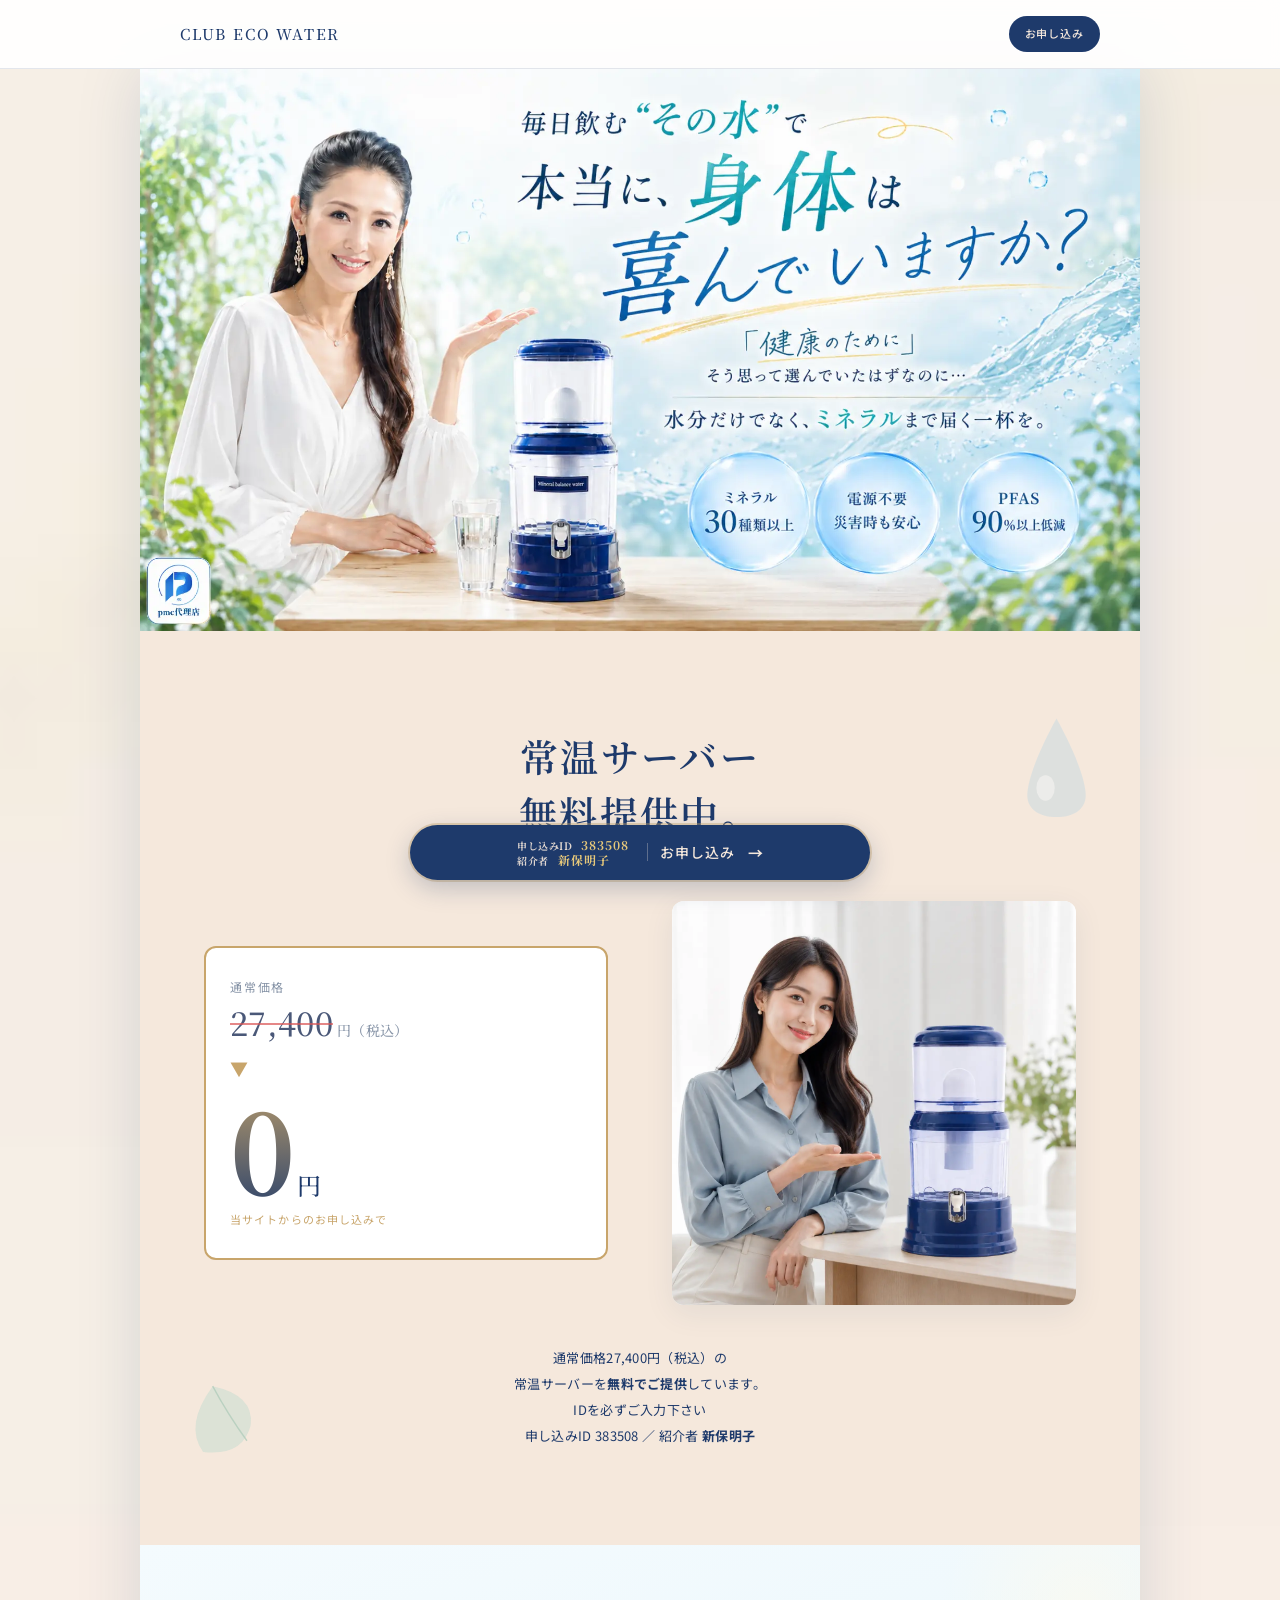
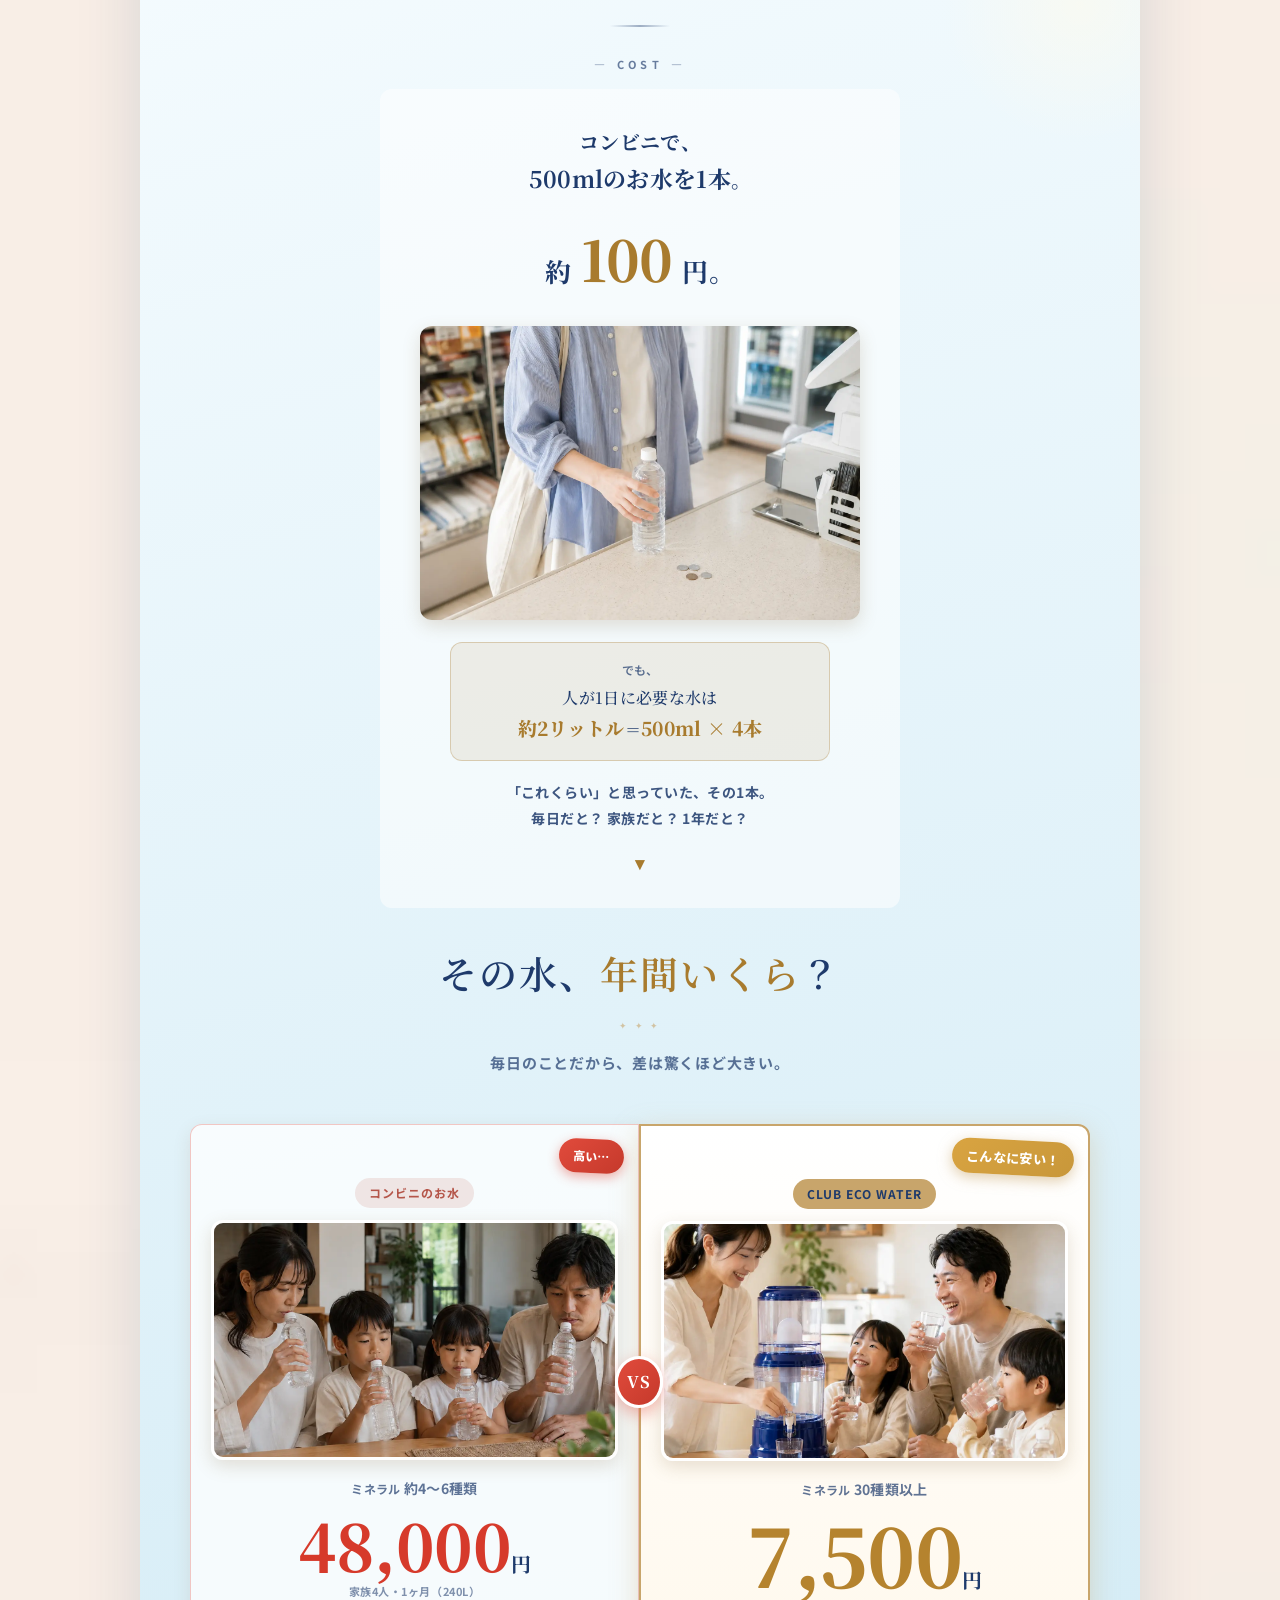
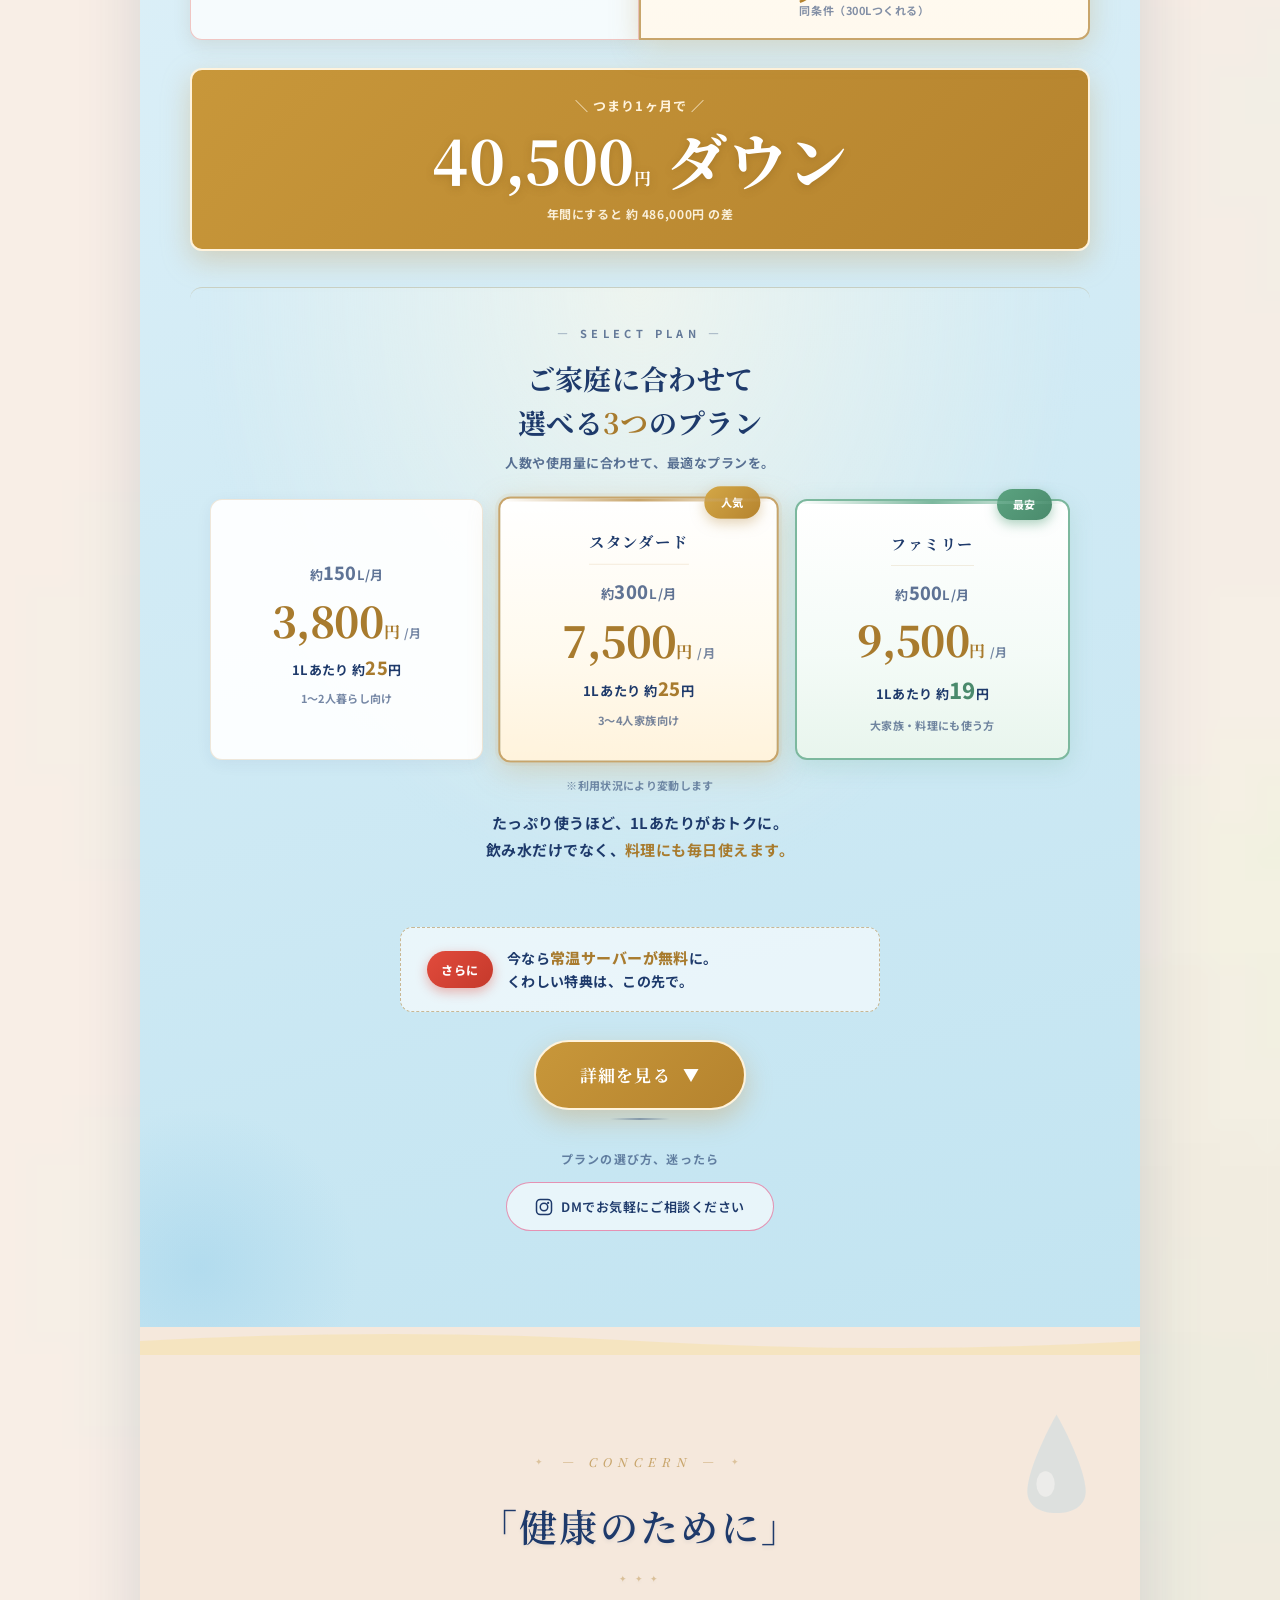
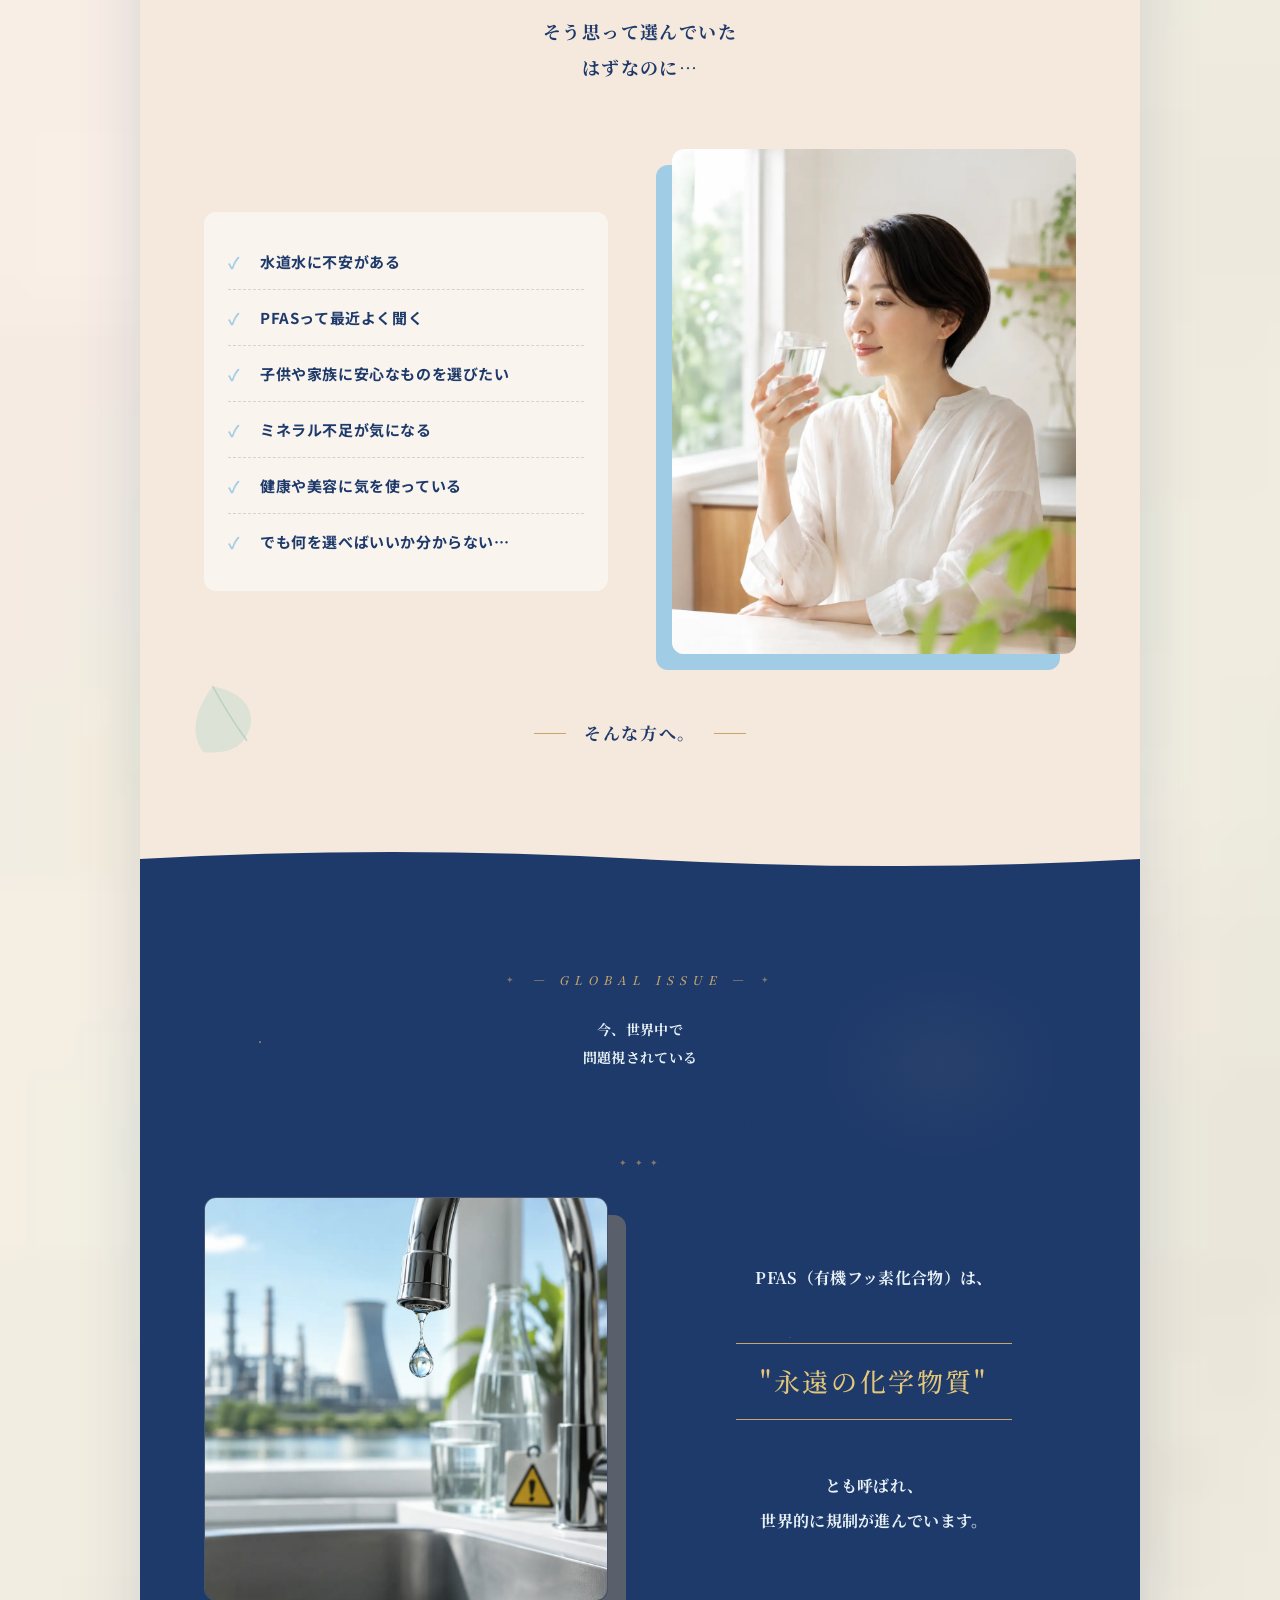
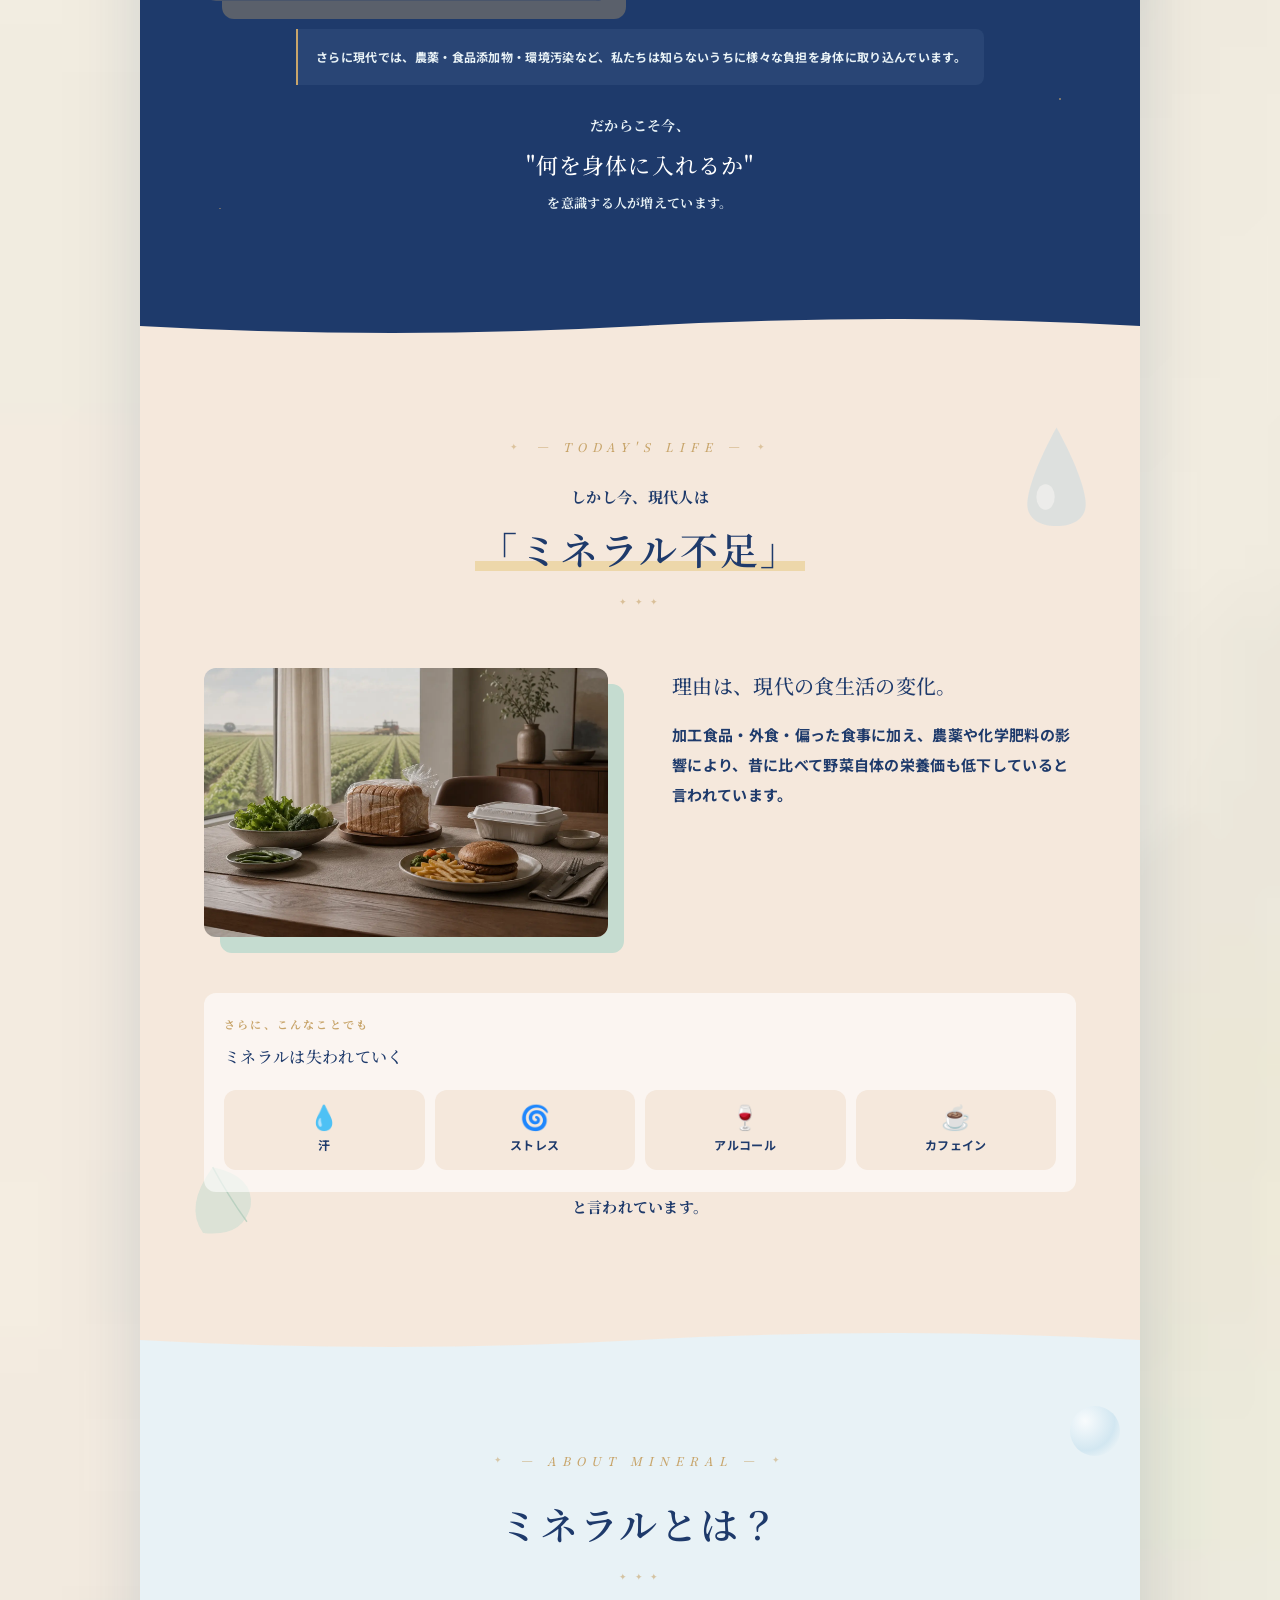
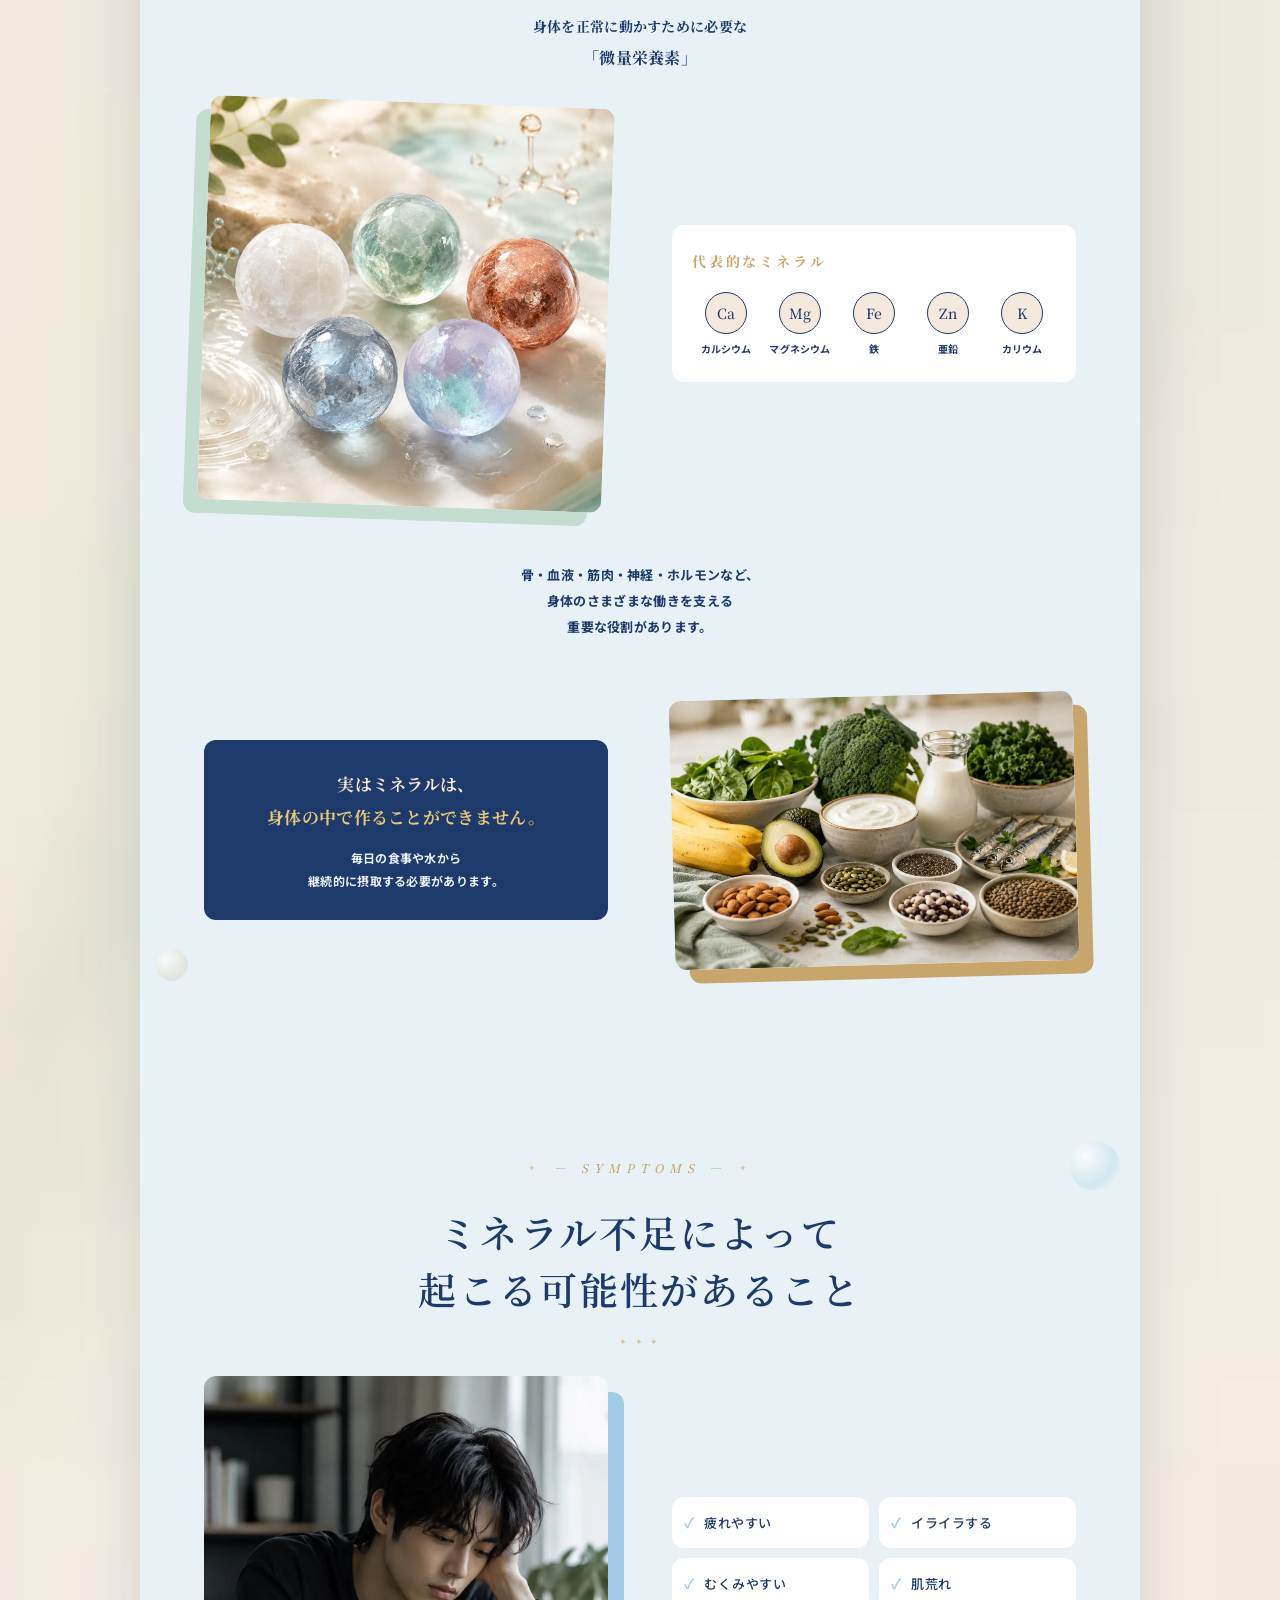
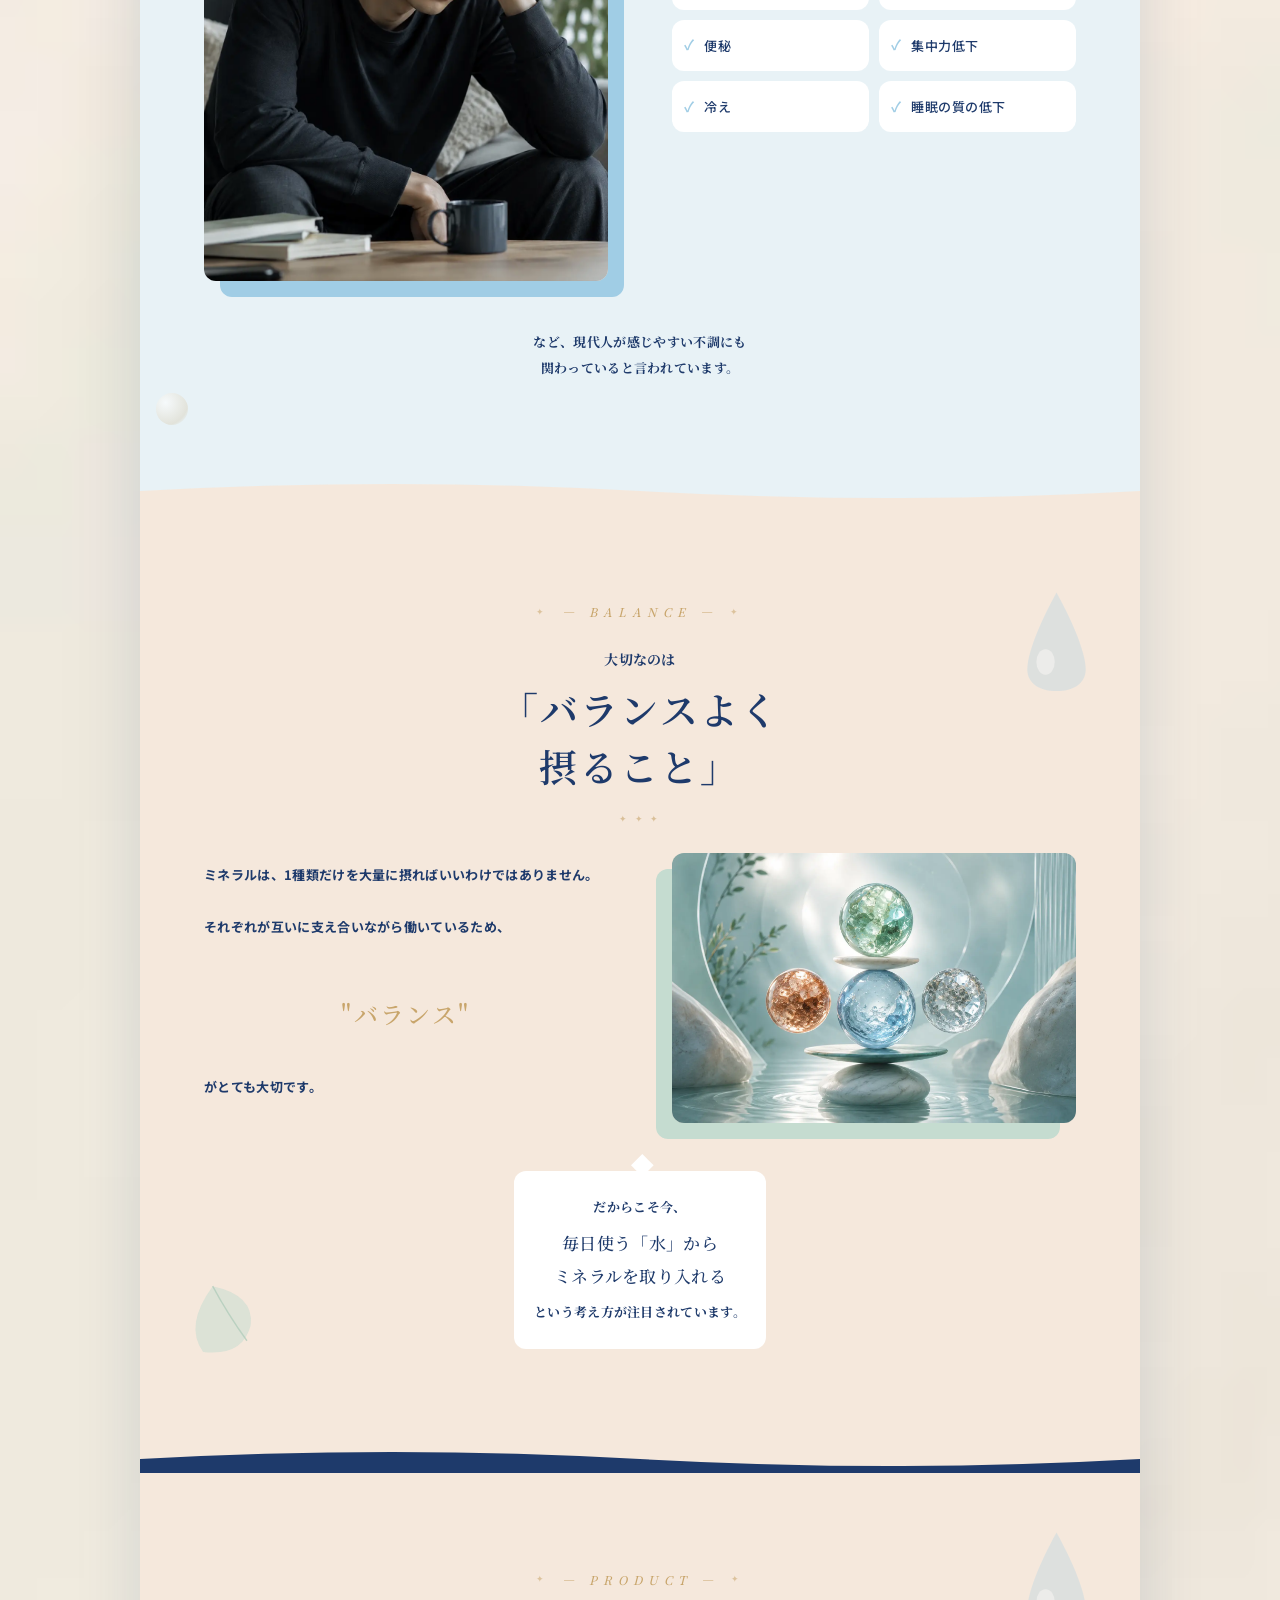
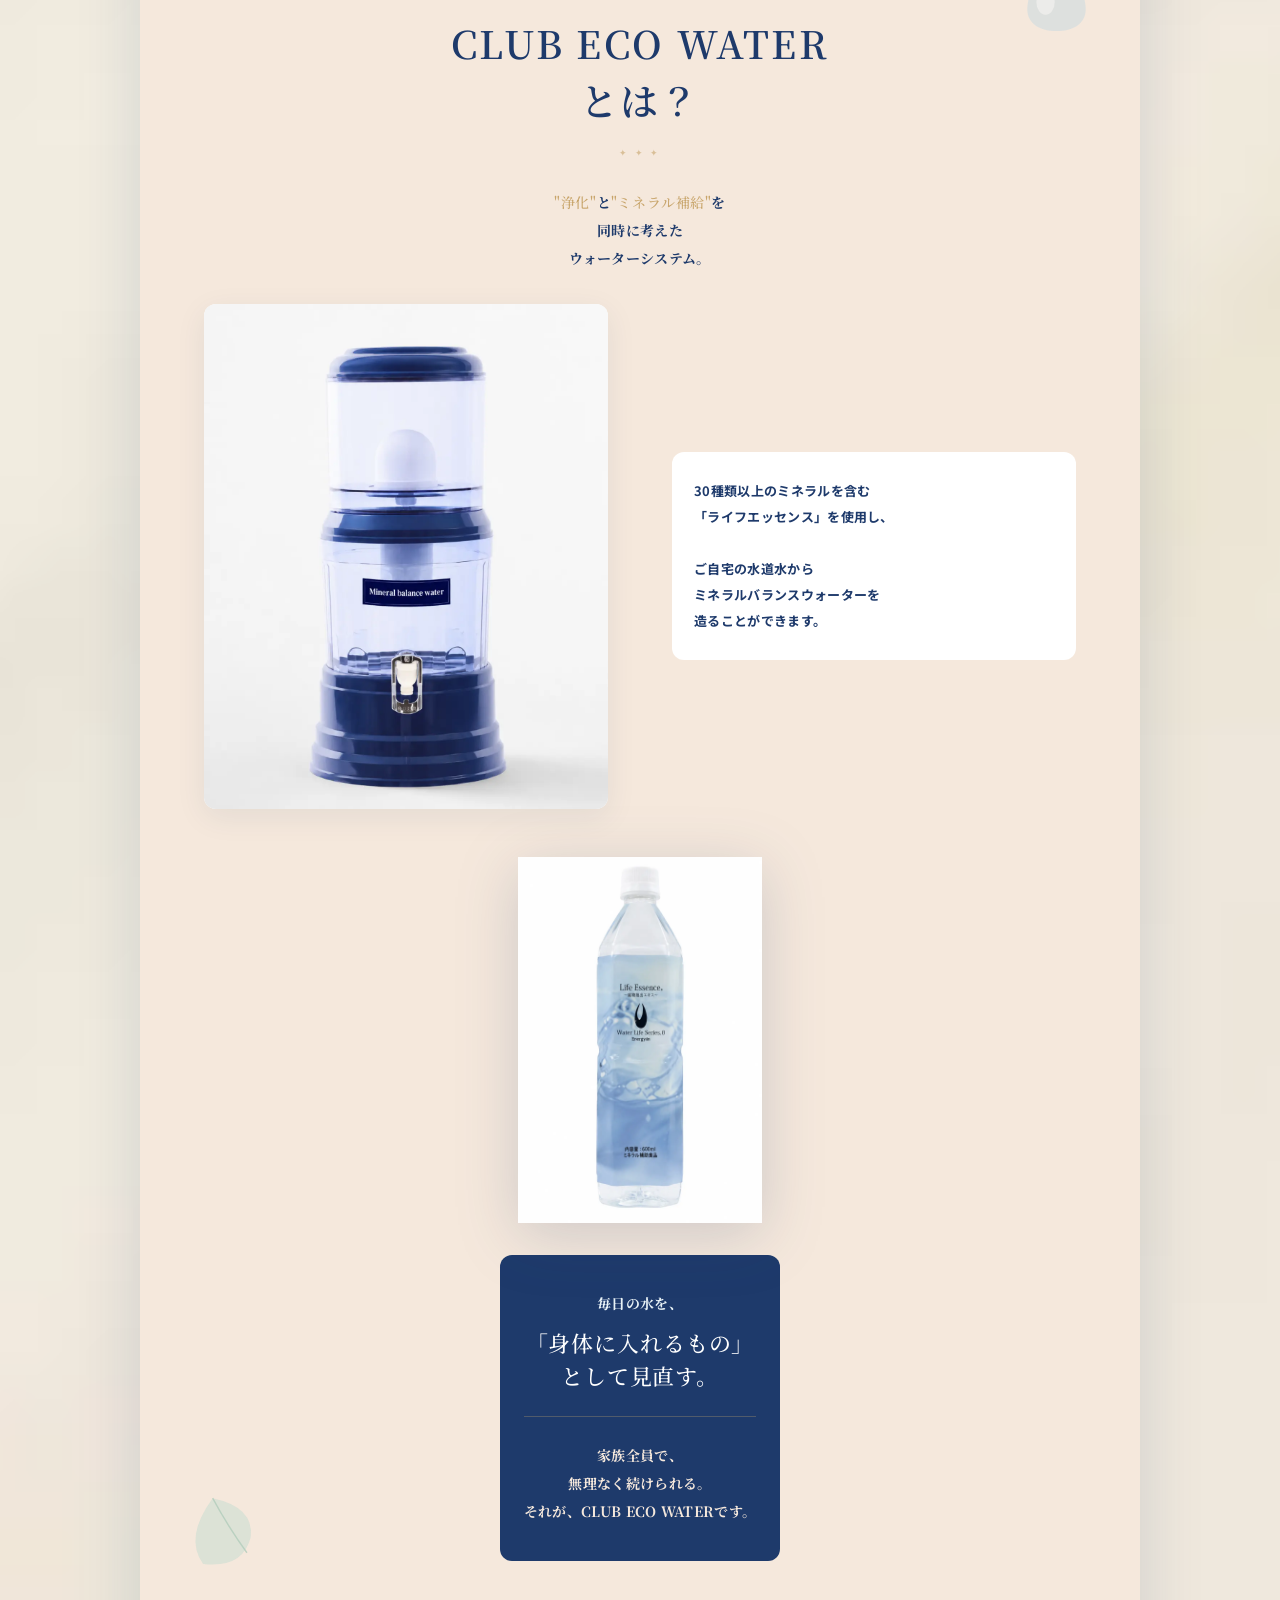
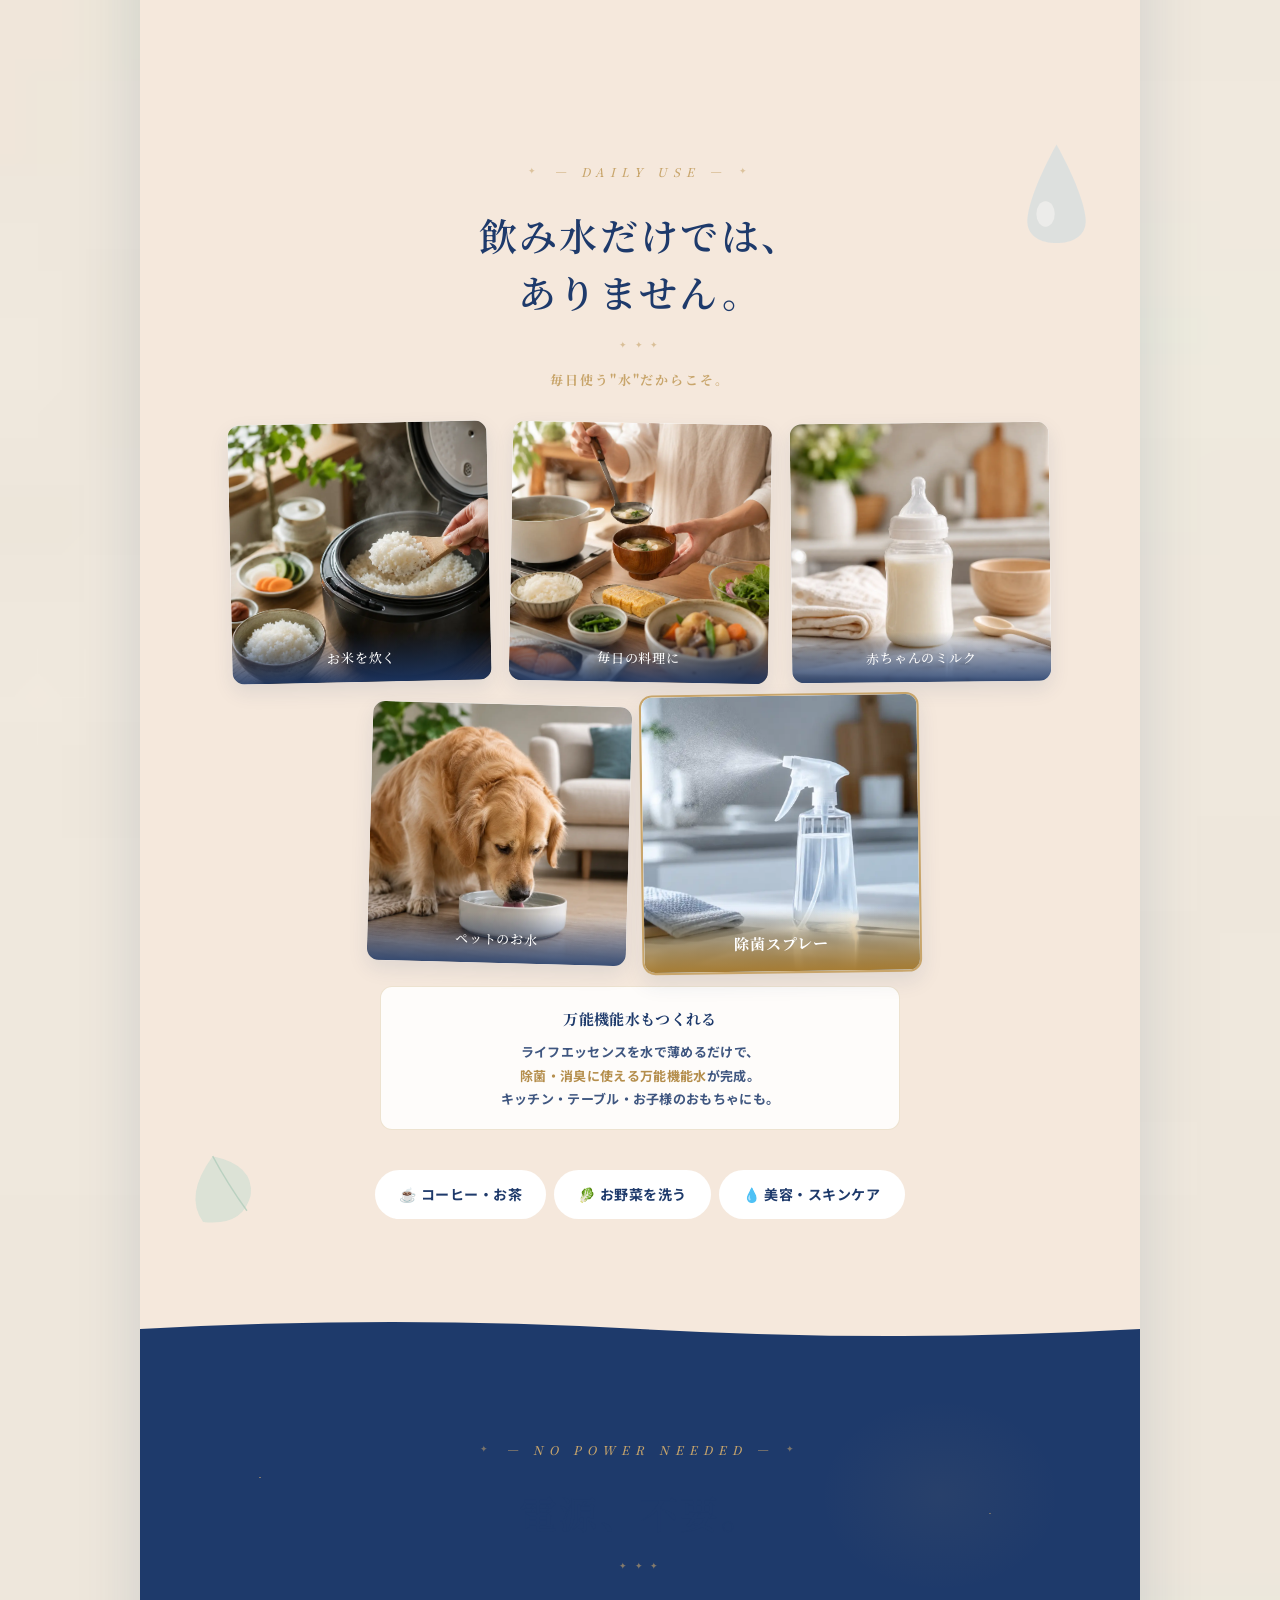
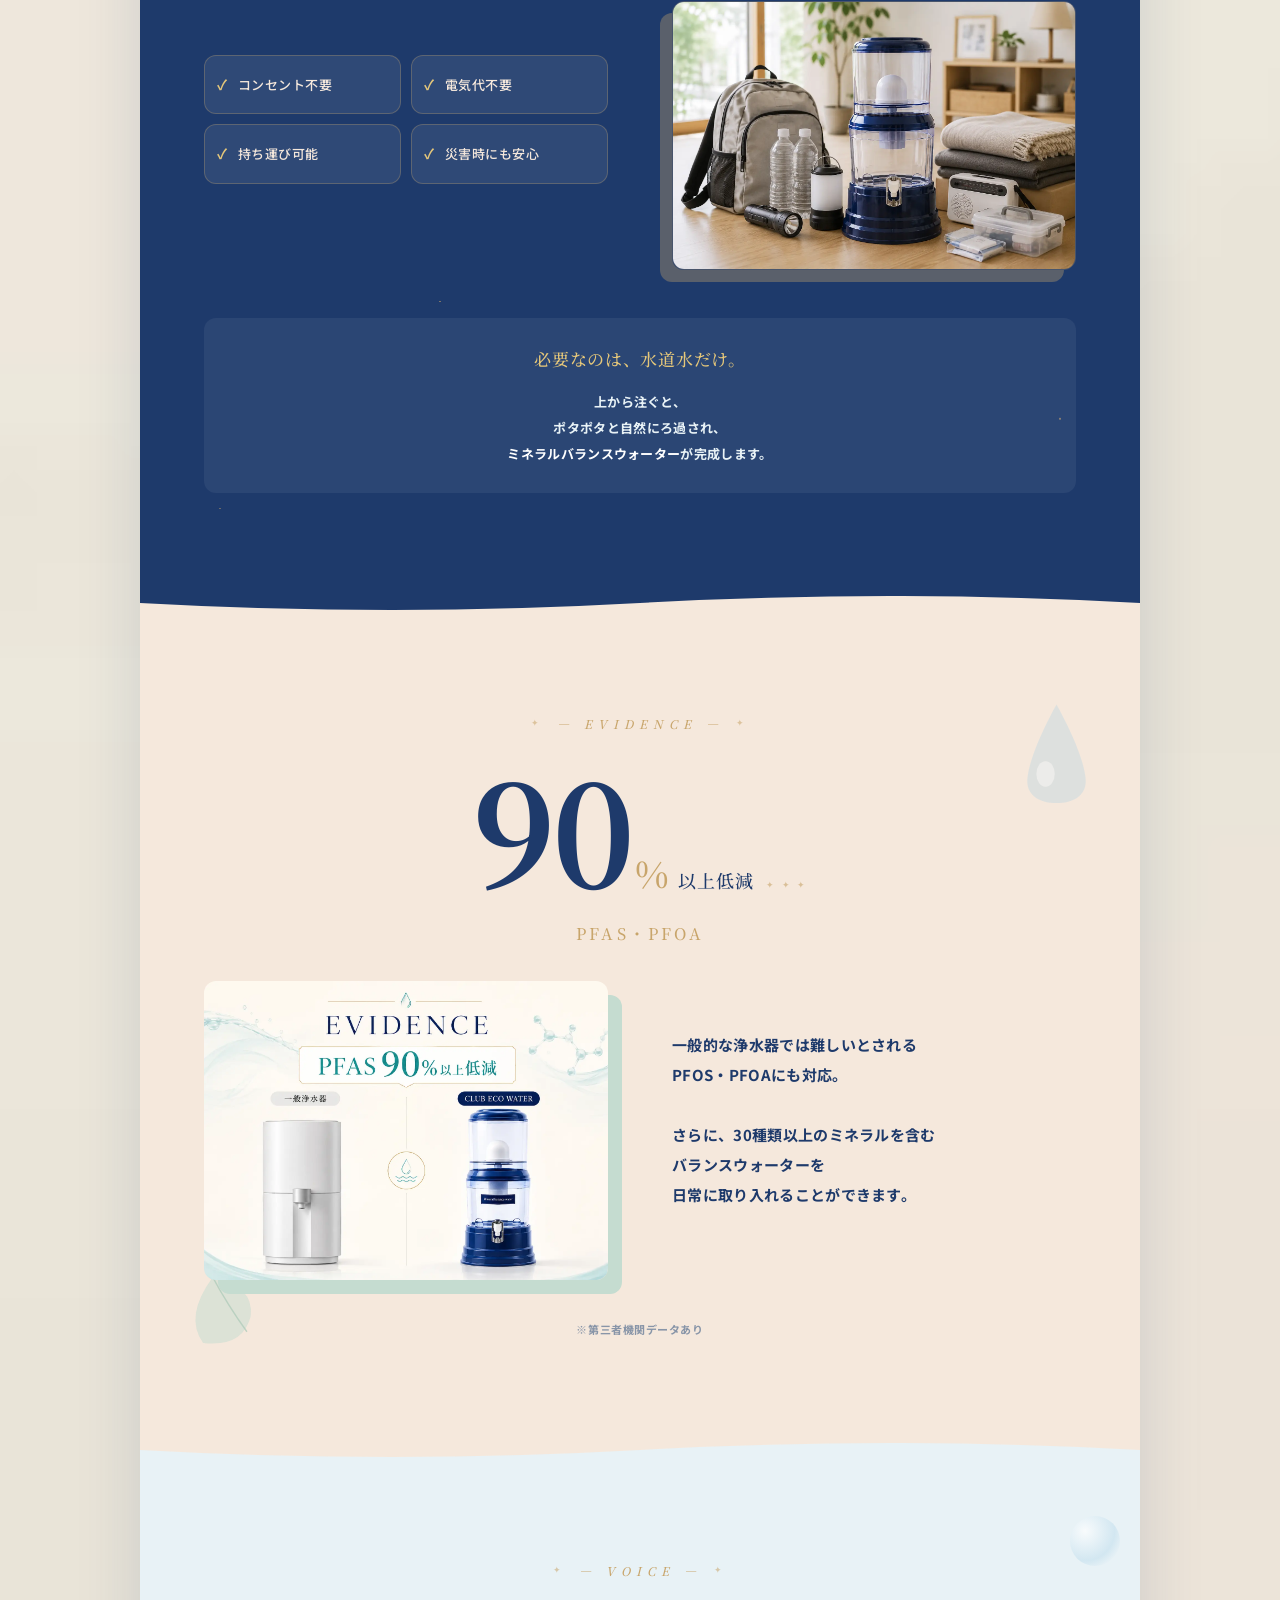
<file: index.html>
<!DOCTYPE html>
<html lang="ja">
<head>
<meta charset="UTF-8">
<meta name="viewport" content="width=device-width, initial-scale=1.0">
<meta name="description" content="毎日飲む水を見直す。30種類以上のミネラルを含む、ご自宅で造るミネラルバランスウォーター。CLUB ECO WATER。">
<title>CLUB ECO WATER｜毎日飲む水を、見直す。</title>

<!-- フォント -->
<link rel="preconnect" href="https://fonts.googleapis.com">
<link rel="preconnect" href="https://fonts.gstatic.com" crossorigin>
<link href="https://fonts.googleapis.com/css2?family=Noto+Serif+JP:wght@400;500;600;700&family=Noto+Sans+JP:wght@300;400;500;700&display=swap" rel="stylesheet">

<!-- CSS：5ファイルに分割 -->
<link rel="stylesheet" href="css/01_base.css">
<link rel="stylesheet" href="css/02_common.css">
<link rel="stylesheet" href="css/03_sections-01-05.css">
<link rel="stylesheet" href="css/04_sections-06-10.css">
<link rel="stylesheet" href="css/05_sections-11-15.css">
<link rel="stylesheet" href="css/06_pc-view.css"><!-- ←PC用（768px以上で有効）削除すればスマホビューのみ -->
<link rel="stylesheet" href="css/07_cost-sections.css"><!-- ←コスト比較セクション2箇所 -->
<link rel="stylesheet" href="css/08_mobile-performance.css"><!-- ←スマホ最適化（削除で元の挙動に戻る）-->
</head>
<body>

<!-- ========================================
     ヘッダー（全ページ共通）
======================================== -->
<header class="site-header">
  <div class="site-header__inner">
    <div class="site-header__logo">CLUB ECO WATER</div>
    <a href="https://potapotaclub.jp/newentry/" class="site-header__cta" target="_blank" rel="noopener noreferrer">お申し込み</a>
  </div>
</header>

<main class="lp">

<!-- ========================================
     セクション 01 ：ファーストビュー（FV）
     ※スマホ：縦長 01_fv-hero.webp
     ※PC（768px以上）：横長 01_fv-hero-pc.webp に自動切替
     PC版を使わない場合は、下の sec-01__hero--pc の img タグを削除すればOK
======================================== -->
<section class="sec-01">
  <img src="images/01_fv-hero.webp"
       alt="毎日飲むその水で、本当に身体は喜んでいますか？"
       class="sec-01__hero sec-01__hero--mobile"
       width="1080" height="1920">

  <img src="images/01_fv-hero-pc.webp"
       alt="毎日飲むその水で、本当に身体は喜んでいますか？"
       class="sec-01__hero sec-01__hero--pc"
       width="1920" height="1080">
</section>

<!-- セクション 01a ：オファー先出し（FV直後） -->
<section class="sec-14 reveal">
  <div class="sec-14__inner">
       <h2 class="sec-14__title">常温サーバー<br>無料提供中。</h2>

    <img src="images/14_offer-server.webp"
         alt="無料でご提供する常温サーバー"
         class="sec-14__photo reveal"
         width="1080" height="1080">

    <div class="sec-14__price">
      <p class="sec-14__price-label">通常価格</p>
      <p class="sec-14__price-old">27,400<small>円（税込）</small></p>
      <div class="sec-14__price-arrow">▼</div>
      <p class="sec-14__price-new"><span class="zero">0</span><small>円</small></p>
      <p class="sec-14__price-note">当サイトからのお申し込みで</p>
    </div>

    <p class="sec-14__body">
      通常価格27,400円（税込）の<br>
      常温サーバーを<strong>無料でご提供</strong>しています。
      <br>IDを必ずご入力下さい
       <br>申し込みID 383508</b> ／ 紹介者 <b>新保明子
    </p>
      
    </p>
  </div>
</section>
<!-- ========================================
     セクション 01b ：コスト比較【ダイジェスト版】
     ※FV直後・冒頭インパクト用
     ※数字を変える場合：下の data部分を編集するだけ
======================================== -->
<section class="sec-01b reveal" id="cost-digest">
  <div class="sec-01b__inner">
    <p class="sec-01b__eyebrow">— COST —</p>

    <div class="sec-01b__imagine">
      <p class="sec-01b__imagine-q">
        コンビニで、<br>
        <b>500mlのお水を1本</b>。
      </p>
      <p class="sec-01b__imagine-price">
        約 <span class="sec-01b__imagine-num">100</span> 円。
      </p>

      <img src="images/cost-imagine-konbini.webp"
           alt="コンビニで500mlのペットボトルの水を1本買う日常の一場面"
           class="sec-01b__imagine-photo"
           width="1080" height="720">

      <div class="sec-01b__imagine-fact">
        <p class="sec-01b__imagine-fact-label">でも、</p>
        <p class="sec-01b__imagine-fact-text">
          人が1日に必要な水は<br>
          <b>約2リットル</b>＝<b>500ml × 4本</b>
        </p>
      </div>

      <p class="sec-01b__imagine-lead">
        「これくらい」と思っていた、その1本。<br>
        毎日だと？ 家族だと？ 1年だと？
      </p>
      <span class="sec-01b__imagine-arrow">▾</span>
    </div>

    <h2 class="sec-01b__title">その水、<em>年間いくら</em>？</h2>
    <p class="sec-01b__subtitle">毎日のことだから、差は驚くほど大きい。</p>

    <div class="sec-01b__compare">
      <!-- コンビニ -->
      <div class="sec-01b__row sec-01b__row--konbini">
        <span class="sec-01b__row-badge sec-01b__row-badge--high">高い…</span>
        <span class="sec-01b__row-label">コンビニのお水</span>
        <img src="images/cost-digest-konbini.webp"
             alt="コンビニのペットボトル水"
             class="sec-01b__row-photo"
             width="600" height="600">
        <p class="sec-01b__row-mineral">ミネラル <b>約4〜6種類</b></p>
        <p class="sec-01b__row-price">
          <span class="sec-01b__row-price-num">48,000</span><span class="sec-01b__row-price-yen">円</span>
          <span class="sec-01b__row-price-unit">家族4人・1ヶ月（240L）</span>
        </p>
      </div>

      <div class="sec-01b__vs"><span>VS</span></div>

      <!-- ECO -->
      <div class="sec-01b__row sec-01b__row--eco">
        <span class="sec-01b__row-badge sec-01b__row-badge--low">こんなに安い！</span>
        <span class="sec-01b__row-label">CLUB ECO WATER</span>
        <img src="images/cost-digest-eco.webp"
             alt="CLUB ECO WATER サーバー"
             class="sec-01b__row-photo"
             width="600" height="600">
        <p class="sec-01b__row-mineral">ミネラル <b>30種類以上</b></p>
        <p class="sec-01b__row-price">
          <span class="sec-01b__row-price-num">7,500</span><span class="sec-01b__row-price-yen">円</span>
          <span class="sec-01b__row-price-unit">同条件（300Lつくれる）</span>
        </p>
      </div>
    </div>

    <div class="sec-01b__savings">
      <p class="sec-01b__savings-label">＼ つまり1ヶ月で ／</p>
      <p class="sec-01b__savings-num">40,500<small>円</small> ダウン</p>
      <p class="sec-01b__savings-sub">年間にすると 約 486,000円 の差</p>
    </div>

    <!-- 選べる3プラン -->
    <div class="sec-01b__plans">
      <p class="sec-01b__plans-eyebrow">— SELECT PLAN —</p>
      <h3 class="sec-01b__plans-title">ご家庭に合わせて<br>選べる<em>3つ</em>のプラン</h3>
      <p class="sec-01b__plans-sub">人数や使用量に合わせて、最適なプランを。</p>

      <div class="sec-01b__plans-grid">
        <!-- ライト -->
        <div class="sec-01b__plan-card">
          <span class="sec-01b__plan-label"></span>
          <p class="sec-01b__plan-capacity">約<b>150</b>L/月</p>
          <p class="sec-01b__plan-price"><span class="sec-01b__plan-price-num">3,800</span><span class="sec-01b__plan-price-yen">円</span><span class="sec-01b__plan-price-unit">/月</span></p>
          <p class="sec-01b__plan-per">1Lあたり 約<b>25</b>円</p>
          <p class="sec-01b__plan-who">1〜2人暮らし向け</p>
        </div>
        <!-- スタンダード -->
        <div class="sec-01b__plan-card sec-01b__plan-card--recommend">
          <span class="sec-01b__plan-badge">人気</span>
          <span class="sec-01b__plan-label">スタンダード</span>
          <p class="sec-01b__plan-capacity">約<b>300</b>L/月</p>
          <p class="sec-01b__plan-price"><span class="sec-01b__plan-price-num">7,500</span><span class="sec-01b__plan-price-yen">円</span><span class="sec-01b__plan-price-unit">/月</span></p>
          <p class="sec-01b__plan-per">1Lあたり 約<b>25</b>円</p>
          <p class="sec-01b__plan-who">3〜4人家族向け</p>
        </div>
        <!-- ファミリー -->
        <div class="sec-01b__plan-card sec-01b__plan-card--family">
          <span class="sec-01b__plan-badge sec-01b__plan-badge--best">最安</span>
          <span class="sec-01b__plan-label">ファミリー</span>
          <p class="sec-01b__plan-capacity">約<b>500</b>L/月</p>
          <p class="sec-01b__plan-price"><span class="sec-01b__plan-price-num">9,500</span><span class="sec-01b__plan-price-yen">円</span><span class="sec-01b__plan-price-unit">/月</span></p>
          <p class="sec-01b__plan-per">1Lあたり 約<b class="sec-01b__plan-per--highlight">19</b>円</p>
          <p class="sec-01b__plan-who">大家族・料理にも使う方</p>
        </div>
      </div>

      <p class="sec-01b__plans-note">※利用状況により変動します</p>
      <p class="sec-01b__plans-appeal">たっぷり使うほど、1Lあたりがおトクに。<br>飲み水だけでなく、<b>料理にも毎日使えます。</b></p>
    </div>

    <div class="sec-01b__teaser">
      <span class="sec-01b__teaser-badge">さらに</span>
      <p class="sec-01b__teaser-text">
        今なら<b>常温サーバーが無料</b>に。<br>
        くわしい特典は、この先で。
      </p>
    </div>

    <a href="#cost-detail" class="sec-01b__cta">
      <span class="sec-01b__cta-text">詳細を見る</span>
      <span class="sec-01b__cta-arrow">▼</span>
    </a>
  </div>
      <!-- インスタDM誘導：プラン下 -->
    <div class="ig-dm-inline ig-dm-inline--light">
      <p class="ig-dm-inline__or ig-dm-inline__or--light">プランの選び方、迷ったら</p>
      <a href="https://www.instagram.com/design.ur_lifestyle?igsh=OTByeXMyMjhvMXho&utm_source=qr"
         target="_blank" rel="noopener noreferrer" class="ig-dm-inline__btn ig-dm-inline__btn--light">
        <svg class="ig-dm-inline__icon" viewBox="0 0 24 24" width="18" height="18" fill="none" stroke="currentColor" stroke-width="2"><rect x="2" y="2" width="20" height="20" rx="5"/><circle cx="12" cy="12" r="5"/><circle cx="17.5" cy="6.5" r="1.5" fill="currentColor" stroke="none"/></svg>
        DMでお気軽にご相談ください
      </a>
    </div>
</section>


<!-- ========================================
     セクション 02 ：共感
======================================== -->
<section class="sec-02 reveal">
  <div class="wave-divider wave-divider--top wave-divider--from-gold"></div>

  <div class="sec-02__inner">
    <p class="eyebrow">— CONCERN —</p>
    <h2 class="sec-02__title">「健康のために」</h2>
    <p class="sec-02__sub">そう思って選んでいた<br>はずなのに…</p>

    <img src="images/02_concern-photo.webp"
         alt="朝の窓辺で水のグラスを手にする女性"
         class="sec-02__photo reveal"
         width="1080" height="1350">

    <ul class="checklist sec-02__checklist">
      <li>水道水に不安がある</li>
      <li>PFASって最近よく聞く</li>
      <li>子供や家族に安心なものを選びたい</li>
      <li>ミネラル不足が気になる</li>
      <li>健康や美容に気を使っている</li>
      <li>でも何を選べばいいか分からない…</li>
    </ul>

    <p class="sec-02__closing"><span>そんな方へ。</span></p>
  </div>
</section>


<!-- ========================================
     セクション 03 ：PFAS 問題提起（ネイビー背景）
======================================== -->
<section class="sec-03 reveal">
  <div class="wave-divider wave-divider--top wave-divider--down-cream"></div>

  <div class="sec-03__inner">
    <p class="eyebrow eyebrow--gold">— GLOBAL ISSUE —</p>
    <p class="sec-03__lead">今、世界中で<br>問題視されている</p>
    <h2 class="sec-03__title">「水」の問題。</h2>

    <img src="images/03_pfas-visual.webp"
         alt="水と化学物質の象徴的ビジュアル"
         class="sec-03__photo reveal"
         width="1080" height="1080">

    <p class="sec-03__body">
      PFAS（有機フッ素化合物）は、
    </p>
    <p class="sec-03__keyword">"永遠の化学物質"</p>
    <p class="sec-03__body">
      とも呼ばれ、<br>世界的に規制が進んでいます。
    </p>

    <div class="sec-03__quote">
      さらに現代では、農薬・食品添加物・環境汚染など、私たちは知らないうちに様々な負担を身体に取り込んでいます。
    </div>

    <p class="sec-03__close-lead">だからこそ今、</p>
    <p class="sec-03__close-keyword">"何を身体に入れるか"</p>
    <p class="sec-03__close-sub">を意識する人が増えています。</p>
  </div>

  <div class="wave-divider wave-divider--bottom wave-divider--up-cream"></div>
</section>


<!-- ========================================
     セクション 04 ：現代人ミネラル不足の背景
======================================== -->
<section class="sec-04 reveal">
  <div class="sec-04__inner">
    <p class="eyebrow">— TODAY'S LIFE —</p>
    <p class="sec-04__lead">しかし今、現代人は</p>
    <h2 class="sec-04__title">
      <span class="marker">「ミネラル不足」</span>
    </h2>
    <p class="sec-04__lead">と言われています。</p>

    <img src="images/04_modern-life.webp"
         alt="現代の食卓と農業のイメージ"
         class="sec-04__photo reveal"
         width="1080" height="720">

    <p class="sec-04__reason-title">理由は、現代の食生活の変化。</p>
    <p class="sec-04__body">
      加工食品・外食・偏った食事に加え、農薬や化学肥料の影響により、昔に比べて野菜自体の栄養価も低下していると言われています。
    </p>

    <div class="lost-card">
      <p class="lost-card__eyebrow">さらに、こんなことでも</p>
      <p class="lost-card__title">ミネラルは失われていく</p>
      <ul class="lost-card__grid">
        <li><span class="lost-card__icon">💧</span><span>汗</span></li>
        <li><span class="lost-card__icon">🌀</span><span>ストレス</span></li>
        <li><span class="lost-card__icon">🍷</span><span>アルコール</span></li>
        <li><span class="lost-card__icon">☕</span><span>カフェイン</span></li>
      </ul>
    </div>
  </div>
</section>


<!-- ========================================
     セクション 05 ：ミネラルとは？
======================================== -->
<section class="sec-05 reveal">
  <div class="wave-divider wave-divider--top wave-divider--down-sky"></div>

  <div class="sec-05__inner">
    <p class="eyebrow">— ABOUT MINERAL —</p>
    <h2 class="sec-05__title">ミネラルとは？</h2>
    <p class="sec-05__sub">身体を正常に動かすために必要な<br><strong>「微量栄養素」</strong></p>

    <img src="images/05a_mineral-elements.webp"
         alt="代表的なミネラル：カルシウム・マグネシウム・鉄・亜鉛・カリウム"
         class="sec-05__photo reveal"
         width="1080" height="1080">

    <p class="sec-05__body">
      骨・血液・筋肉・神経・ホルモンなど、<br>
      身体のさまざまな働きを支える<br>
      重要な役割があります。
    </p>

    <div class="mineral-list">
      <p class="mineral-list__title">代表的なミネラル</p>
      <ul class="mineral-list__items">
        <li><span class="mineral-list__symbol">Ca</span><span class="mineral-list__name">カルシウム</span></li>
        <li><span class="mineral-list__symbol">Mg</span><span class="mineral-list__name">マグネシウム</span></li>
        <li><span class="mineral-list__symbol">Fe</span><span class="mineral-list__name">鉄</span></li>
        <li><span class="mineral-list__symbol">Zn</span><span class="mineral-list__name">亜鉛</span></li>
        <li><span class="mineral-list__symbol">K</span><span class="mineral-list__name">カリウム</span></li>
      </ul>
    </div>

    <img src="images/05b_minerals-food.webp"
         alt="ミネラルを含む食材の数々"
         class="sec-05__photo reveal"
         width="1080" height="720">

    <div class="sec-05__highlight">
      <p>実はミネラルは、<br><strong>身体の中で作ることができません。</strong></p>
      <p class="sec-05__highlight-sub">毎日の食事や水から<br>継続的に摂取する必要があります。</p>
    </div>
  </div>
</section>


<!-- ========================================
     セクション 06 ：不足時の症状
======================================== -->
<section class="sec-06 reveal">
  <div class="sec-06__inner">
    <p class="eyebrow">— SYMPTOMS —</p>
    <h2 class="sec-06__title">ミネラル不足によって<br>起こる可能性があること</h2>

    <img src="images/06_symptom-woman.webp"
         alt="体調不良を感じる女性"
         class="sec-06__photo reveal"
         width="1080" height="1350">

    <ul class="symptom-grid">
      <li>疲れやすい</li>
      <li>イライラする</li>
      <li>むくみやすい</li>
      <li>肌荒れ</li>
      <li>便秘</li>
      <li>集中力低下</li>
      <li>冷え</li>
      <li>睡眠の質の低下</li>
    </ul>

    <p class="sec-06__closing">
      など、現代人が感じやすい不調にも<br>
      関わっていると言われています。
    </p>
  </div>

  <div class="wave-divider wave-divider--bottom wave-divider--up-sky"></div>
</section>


<!-- ========================================
     セクション 07 ：バランスの重要性
======================================== -->
<section class="sec-07 reveal">
  <div class="sec-07__inner">
    <p class="eyebrow eyebrow--gold">— BALANCE —</p>
    <p class="sec-07__lead">大切なのは</p>
    <h2 class="sec-07__title">「バランスよく<br>摂ること」</h2>

    <img src="images/07_balance.webp"
         alt="ミネラルのバランスを表す視覚"
         class="sec-07__photo reveal"
         width="1080" height="720">

    <p class="sec-07__body">
      ミネラルは、1種類だけを大量に摂ればいいわけではありません。<br><br>
      それぞれが互いに支え合いながら働いているため、
    </p>
    <p class="sec-07__keyword">"バランス"</p>
    <p class="sec-07__body">がとても大切です。</p>

    <div class="sec-07__bridge">
      <p>だからこそ今、</p>
      <p class="sec-07__bridge-strong">
        毎日使う「水」から<br>
        ミネラルを取り入れる
      </p>
      <p>という考え方が注目されています。</p>
    </div>
  </div>
</section>


<!-- ========================================
     セクション 08 ：商品紹介（CLUB ECO WATER）
======================================== -->
<section class="sec-08 reveal" id="product">
  <div class="wave-divider wave-divider--top wave-divider--down-cream"></div>

  <div class="sec-08__inner">
    <p class="eyebrow eyebrow--gold">— PRODUCT —</p>
    <h2 class="sec-08__title">CLUB ECO WATER<br>とは？</h2>
    <p class="sec-08__sub">
      <span class="sec-08__sub-keyword">"浄化"</span>と<span class="sec-08__sub-keyword">"ミネラル補給"</span>を<br>
      同時に考えた<br>
      ウォーターシステム。
    </p>

    <img src="images/08a_product-hero.webp"
         alt="CLUB ECO WATER 常温サーバー"
         class="sec-08__photo-main reveal"
         width="1080" height="1350">

    <div class="sec-08__lead-card">
      <p>
        30種類以上のミネラルを含む<br>
        <strong>「ライフエッセンス」</strong>を使用し、<br><br>
        ご自宅の水道水から<br>
        <strong>ミネラルバランスウォーター</strong>を<br>
        造ることができます。
      </p>
    </div>

    <img src="images/08b_life-essence.webp"
         alt="ライフエッセンス600ml"
         class="sec-08__photo-essence reveal"
         width="800" height="1200">

    <div class="sec-08__manifest">
      <p class="sec-08__manifest-lead">毎日の水を、</p>
      <p class="sec-08__manifest-title">「身体に入れるもの」<br>として見直す。</p>
      <p class="sec-08__manifest-closing">家族全員で、<br>無理なく続けられる。<br>それが、CLUB ECO WATERです。</p>
    </div>
  </div>
</section>


<!-- ========================================
     セクション 09 ：毎日の用途
======================================== -->
<section class="sec-09 reveal">
  <div class="sec-09__inner">
    <p class="eyebrow">— DAILY USE —</p>
    <h2 class="sec-09__title">飲み水だけでは、<br>ありません。</h2>
    <p class="sec-09__sub">毎日使う"水"だからこそ。</p>

    <ul class="use-grid">
      <li class="use-grid__item reveal">
        <img src="images/09a_use-rice.webp"
             alt="お米を炊く"
             width="800" height="800">
        <span>お米を炊く</span>
      </li>
      <li class="use-grid__item reveal">
        <img src="images/09b_use-cooking.webp"
             alt="毎日の料理に"
             width="800" height="800">
        <span>毎日の料理に</span>
      </li>
      <li class="use-grid__item reveal">
        <img src="images/09c_use-baby.webp"
             alt="赤ちゃんのミルクに"
             width="800" height="800">
        <span>赤ちゃんのミルク</span>
      </li>
      <li class="use-grid__item reveal">
        <img src="images/09d_use-pet.webp"
             alt="ペットのお水"
             width="800" height="800">
        <span>ペットのお水</span>
      </li>
      <li class="use-grid__item use-grid__item--spray reveal">
        <img src="images/09e_use-spray.webp"
             alt="万能機能水で除菌スプレーを作る"
             width="800" height="800">
        <span>除菌スプレー</span>
      </li>
    </ul>

    <div class="sec-09__spray-note">
      <p class="sec-09__spray-note-title">万能機能水もつくれる</p>
      <p class="sec-09__spray-note-body">
        ライフエッセンスを水で薄めるだけで、<br>
        <b>除菌・消臭に使える万能機能水</b>が完成。<br>
        キッチン・テーブル・お子様のおもちゃにも。
      </p>
    </div>

    <ul class="use-extra">
      <li>☕ コーヒー・お茶</li>
      <li>🥬 お野菜を洗う</li>
      <li>💧 美容・スキンケア</li>
    </ul>
  </div>
</section>


<!-- ========================================
     セクション 10 ：電源不要・災害対策
======================================== -->
<section class="sec-10 reveal">
  <div class="wave-divider wave-divider--top wave-divider--down-cream"></div>

  <div class="sec-10__inner">
    <p class="eyebrow eyebrow--gold">— NO POWER NEEDED —</p>
    <h2 class="sec-10__title">電源、不要。</h2>

    <ul class="feature-list">
      <li><span>✓</span>コンセント不要</li>
      <li><span>✓</span>電気代不要</li>
      <li><span>✓</span>持ち運び可能</li>
      <li><span>✓</span>災害時にも安心</li>
    </ul>

    <img src="images/10_disaster.webp"
         alt="災害時にも安心して使えるサーバー"
         class="sec-10__photo reveal"
         width="1080" height="720">

    <div class="sec-10__how">
      <p class="sec-10__how-title">必要なのは、水道水だけ。</p>
      <p class="sec-10__how-body">
        上から注ぐと、<br>
        ポタポタと自然にろ過され、<br>
        <strong>ミネラルバランスウォーター</strong>が完成します。
      </p>
    </div>
  </div>

  <div class="wave-divider wave-divider--bottom wave-divider--up-cream"></div>
</section>


<!-- ========================================
     セクション 11 ：PFAS 90%以上低減
======================================== -->
<section class="sec-11 reveal">
  <div class="sec-11__inner">
    <p class="eyebrow">— EVIDENCE —</p>
    <h2 class="sec-11__title">
      <span class="big-number">90<small>%</small></span>
      <span class="big-text">以上低減</span>
    </h2>
    <p class="sec-11__lead">PFAS・PFOA</p>

    <img src="images/11_pfas-comparison.webp"
         alt="一般的な浄水器とCLUB ECO WATERの比較"
         class="sec-11__photo reveal"
         width="1080" height="800">

    <p class="sec-11__body">
      一般的な浄水器では難しいとされる<br>
      <strong>PFOS・PFOA</strong>にも対応。<br><br>
      さらに、30種類以上のミネラルを含む<br>
      バランスウォーターを<br>
      日常に取り入れることができます。
    </p>

    <p class="sec-11__note">※第三者機関データあり</p>
  </div>
</section>


<!-- ========================================
     セクション 12 ：お客様の声
======================================== -->
<section class="sec-12 reveal">
  <div class="wave-divider wave-divider--top wave-divider--down-sky"></div>

  <div class="sec-12__inner">
    <p class="eyebrow eyebrow--gold">— VOICE —</p>
    <h2 class="sec-12__title">「水が変わると、<br>暮らしが変わる。」</h2>

    <img src="images/12_voice-collage.webp"
         alt="ご利用いただいているお客様"
         class="sec-12__photo reveal"
         width="1080" height="1080">

    <p class="sec-12__intro">実際にご利用いただいている方からも、<br>多くのお声をいただいています。</p>

    <ul class="voice-list">
      <li>
        <span class="voice-list__check">✓</span>
        <span>水を買わなくなった</span>
      </li>
      <li>
        <span class="voice-list__check">✓</span>
        <span>お料理が美味しくなった</span>
      </li>
      <li>
        <span class="voice-list__check">✓</span>
        <span>家族みんなで飲める</span>
      </li>
      <li>
        <span class="voice-list__check">✓</span>
        <span>ペットの毛並みが変わった</span>
      </li>
      <li>
        <span class="voice-list__check">✓</span>
        <span>お米が美味しい</span>
      </li>
    </ul>
  </div>
</section>

<!-- インスタDM誘導 ① お客様の声の後 -->
<div class="ig-dm-banner reveal">
  <p class="ig-dm-banner__text">気になること、なんでもお気軽に。</p>
  <a href="https://www.instagram.com/design.ur_lifestyle?igsh=OTByeXMyMjhvMXho&utm_source=qr"
     target="_blank" rel="noopener noreferrer" class="ig-dm-banner__btn">
    <svg class="ig-dm-banner__icon" viewBox="0 0 24 24" width="20" height="20" fill="none" stroke="currentColor" stroke-width="2"><rect x="2" y="2" width="20" height="20" rx="5"/><circle cx="12" cy="12" r="5"/><circle cx="17.5" cy="6.5" r="1.5" fill="currentColor" stroke="none"/></svg>
    InstagramでDMする
  </a>
</div>


<!-- ========================================
     セクション 13 ：こんな方に選ばれています
======================================== -->
<section class="sec-13 reveal">
  <div class="sec-13__inner">
    <p class="eyebrow">— RECOMMENDED —</p>
    <h2 class="sec-13__title">こんな方に<br>選ばれています</h2>

    <img src="images/13_target-lifestyle.webp"
         alt="ご家族の健康を考える暮らし"
         class="sec-13__photo reveal"
         width="1080" height="720">

    <ul class="target-list">
      <li>家族の健康を守りたい</li>
      <li>小さなお子様がいる</li>
      <li>水にこだわりたい</li>
      <li>健康・美容意識が高い</li>
      <li>ミネラル不足が気になる</li>
      <li>災害対策もしたい</li>
      <li>毎日使うものを見直したい</li>
    </ul>
  </div>

  <div class="wave-divider wave-divider--bottom wave-divider--up-sky"></div>
</section>


<!-- ========================================
     セクション 13b ：コスト比較【詳細版】
     ※セクション14（オファー）の直前・計算根拠で畳み掛け
     ※数字を変える場合：下の各 value を編集するだけ
======================================== -->
<section class="sec-13b sec-13b--image reveal" id="cost-detail">
  <div class="sec-13b__inner">
    <img src="images/cost-detail-full.webp"
         alt="毎日使うお水、こんなに差が出ます。コンビニのペットボトル水なら家族4人で月48,000円、ECOウォーターサーバーなら月7,500円。年間の節約額は約486,000円。"
         class="sec-13b__image"
         width="1080" height="2000">
         
        <img src="images/cost-detail-2.webp"
         alt="選べる3つのプラン：ライト3,800円、スタンダード7,500円、ファミリー9,500円"
         class="sec-13b__image"
         width="1122" height="1402">

    <a href="https://potapotaclub.jp/newentry/"
       target="_blank"
       rel="noopener noreferrer"
       class="sec-13b__cta">
      <span class="sec-13b__cta-text">お申込はこちら</span>
      <span class="sec-13b__cta-arrow">→</span>
    </a>

    <p class="sec-13b__cta-note">
      <b>申し込みID 383508</b> ／ 紹介者 <b>新保明子</b>
    </p>

    <a href="#cost-digest" class="sec-13b__back">
      <span class="sec-13b__back-arrow">▲</span>
      <span class="sec-13b__back-text">最初の比較に戻る</span>
    </a>
  </div>
</section>


<!-- ========================================
     セクション 14 ：オファー（常温サーバー無料）
======================================== -->
<section class="sec-14 reveal" id="offer">
  <div class="sec-14__inner">
    <p class="eyebrow eyebrow--gold">— SPECIAL OFFER —</p>
    <p class="sec-14__lead">今なら</p>
    <h2 class="sec-14__title">常温サーバー<br>無料提供中。</h2>

    <img src="images/14_offer-server.webp"
         alt="無料でご提供する常温サーバー"
         class="sec-14__photo reveal"
         width="1080" height="1080">

    <div class="sec-14__price">
      <p class="sec-14__price-label">通常価格</p>
      <p class="sec-14__price-old">27,400<small>円（税込）</small></p>
      <div class="sec-14__price-arrow">▼</div>
      <p class="sec-14__price-new"><span class="zero">0</span><small>円</small></p>
      <p class="sec-14__price-note">当サイトからのお申し込みで</p>
    </div>

    <p class="sec-14__body">
      通常価格27,400円（税込）の<br>
      常温サーバーを<br>
      <strong>無料でご提供</strong>しています。
    </p>
  </div>
</section>


<!-- ========================================
     セクション 15 ：クロージング
======================================== -->
<section class="sec-15 reveal" id="contact">
  <div class="wave-divider wave-divider--top wave-divider--down-cream"></div>

  <div class="sec-15__inner">
    <p class="eyebrow">— CLOSING —</p>
    <h2 class="sec-15__title">
      水の選択で、<br>
      <span class="sec-15__title-strong">未来は変わる。</span>
    </h2>

    <img src="images/15_closing-water.webp"
         alt="グラスに注がれる清らかな水"
         class="sec-15__photo reveal"
         width="1080" height="1080">

    <div class="sec-15__message">
      <p>毎日飲む水は、<br>毎日の身体をつくるもの。</p>
      <p>だからこそ、</p>
      <p class="sec-15__keyword">"何を選ぶか"</p>
      <p>が大切です。</p>
    </div>

    <p class="sec-15__invite">
      まずはお気軽に<br>
      体験・お問い合わせください。
    </p>

    <!-- 紹介者カード（豪華版・CTA直前で「新保明子」を強く印象付ける） -->
    <div class="sec-15__referral">
      <div class="sec-15__referral-frame">
        <p class="sec-15__referral-label">
          <span class="sec-15__referral-line"></span>
          ご 紹 介 者
          <span class="sec-15__referral-line"></span>
        </p>

        <button type="button"
                class="sec-15__referral-name"
                id="referralCodeBtn"
                data-code="新保明子"
                aria-label="紹介者名「新保明子」をコピー">
          <span class="sec-15__referral-name-text">新保明子</span>
          <span class="sec-15__referral-copy" aria-hidden="true">📋</span>
        </button>

        <div class="sec-15__referral-id">
          <span class="sec-15__referral-id-label">申込ID</span>
          <span class="sec-15__referral-id-value">383508</span>
        </div>

        <p class="sec-15__referral-instruction">
          お申し込み時、紹介者欄に<br>
          <strong>「新保明子」</strong> と<br>
          申込IDを必ずご入力ください
        </p>

        <p class="sec-15__referral-warning">
          ⚠ ご入力がないと、<br>
          特典が適用されません
        </p>
      </div>
    </div>

    <a href="https://potapotaclub.jp/newentry/" target="_blank" rel="noopener noreferrer" class="cta-button">
      <span class="cta-button__text">お申込はこちら</span>
      <span class="cta-button__arrow">→</span>
    </a>

    <!-- インスタDM誘導 ② クロージングCTAの下 -->
    <div class="ig-dm-inline">
      <p class="ig-dm-inline__or">まずは相談だけでもOK</p>
      <a href="https://www.instagram.com/design.ur_lifestyle?igsh=OTByeXMyMjhvMXho&utm_source=qr"
         target="_blank" rel="noopener noreferrer" class="ig-dm-inline__btn">
        <svg class="ig-dm-inline__icon" viewBox="0 0 24 24" width="18" height="18" fill="none" stroke="currentColor" stroke-width="2"><rect x="2" y="2" width="20" height="20" rx="5"/><circle cx="12" cy="12" r="5"/><circle cx="17.5" cy="6.5" r="1.5" fill="currentColor" stroke="none"/></svg>
        DMでお気軽にご質問ください
      </a>
    </div>
  </div>
</section>


<!-- ========================================
     セクション 16 ：プロフィール
======================================== -->
<section class="sec-16 reveal">
  <div class="wave-divider wave-divider--up-cream"></div>

  <div class="sec-16__inner">
    <p class="eyebrow eyebrow--gold">— PROFILE —</p>
    <h2 class="sec-16__title">あなたに、<br>お届けする人。</h2>

    <div class="profile-card reveal">
      <div class="profile-card__photo-wrap">
        <img src="images/16_profile-akiko.webp"
             alt="新保明子"
             class="profile-card__photo"
             width="800" height="1000">
      </div>

      <p class="profile-card__credential">pmc代理店　No.13</p>
      <h3 class="profile-card__name">新保　明子</h3>

      <div class="profile-card__divider"></div>

      <p class="profile-card__message">
        足す前に、減らす。<br><br>
        たくさんの方の健康サポートを続ける中で、<br>
        私が気づいたのは、<br>
        「良いものを足すこと」よりも<br>
        「体の負担を減らすこと」の大切さでした。<br><br>
        家族の健康と、<br>
        地球にやさしい暮らしをお届けします。
      </p>

      <p class="profile-card__signature">— Akiko</p>
    </div>
  </div>
</section>

<!-- インスタDM誘導 ③ プロフィール後 -->
<div class="ig-dm-banner ig-dm-banner--dark reveal">
  <p class="ig-dm-banner__text">新保明子に直接聞いてみる</p>
  <a href="https://www.instagram.com/design.ur_lifestyle?igsh=OTByeXMyMjhvMXho&utm_source=qr"
     target="_blank" rel="noopener noreferrer" class="ig-dm-banner__btn">
    <svg class="ig-dm-banner__icon" viewBox="0 0 24 24" width="20" height="20" fill="none" stroke="currentColor" stroke-width="2"><rect x="2" y="2" width="20" height="20" rx="5"/><circle cx="12" cy="12" r="5"/><circle cx="17.5" cy="6.5" r="1.5" fill="currentColor" stroke="none"/></svg>
    InstagramでDMする
  </a>
</div>

</main>


<!-- ========================================
     フッター
======================================== -->
<footer class="site-footer">
  <div class="site-footer__inner">
    <p class="site-footer__brand">CLUB ECO WATER</p>
    <p class="site-footer__agent">pmc代理店　no.13<br>新保明子</p>
    <p class="site-footer__copy">© CLUB ECO WATER</p>
  </div>
</footer>

<!-- ========================================
     フローティングバー（申込ID＋紹介者＋CTA統合）
     ※薄型1本・スマホ画面を圧迫しない
======================================== -->
<a href="https://potapotaclub.jp/newentry/"
   class="floating-bar"
   target="_blank"
   rel="noopener noreferrer">
  <span class="floating-bar__info">
    <span class="floating-bar__info-line">申し込みID&nbsp;&nbsp;<b>383508</b></span>
    <span class="floating-bar__info-line">紹介者&nbsp;&nbsp;<b>新保明子</b></span>
  </span>
  <span class="floating-bar__divider"></span>
  <span class="floating-bar__cta-text">お申し込み</span>
  <span class="floating-bar__arrow">→</span>
</a>

<script src="js/script.js"></script>
</body>
</html>
</file>
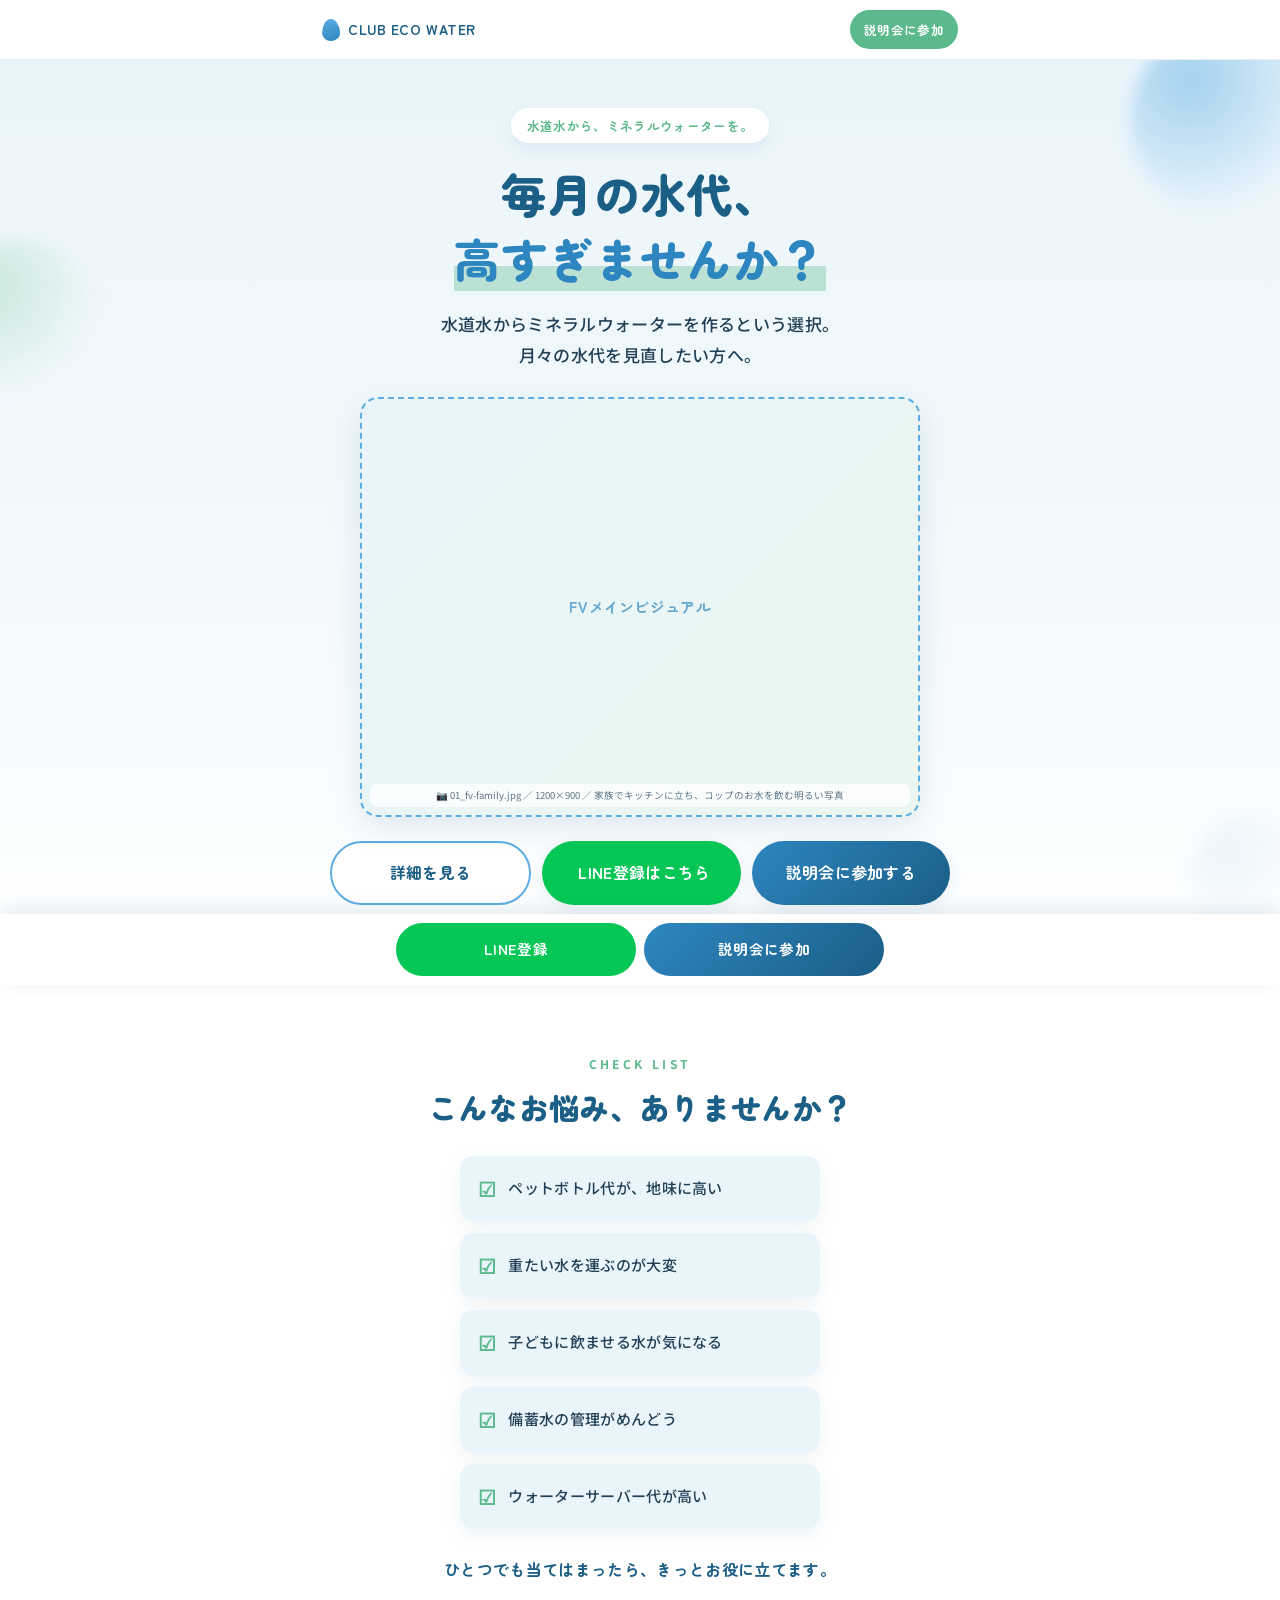
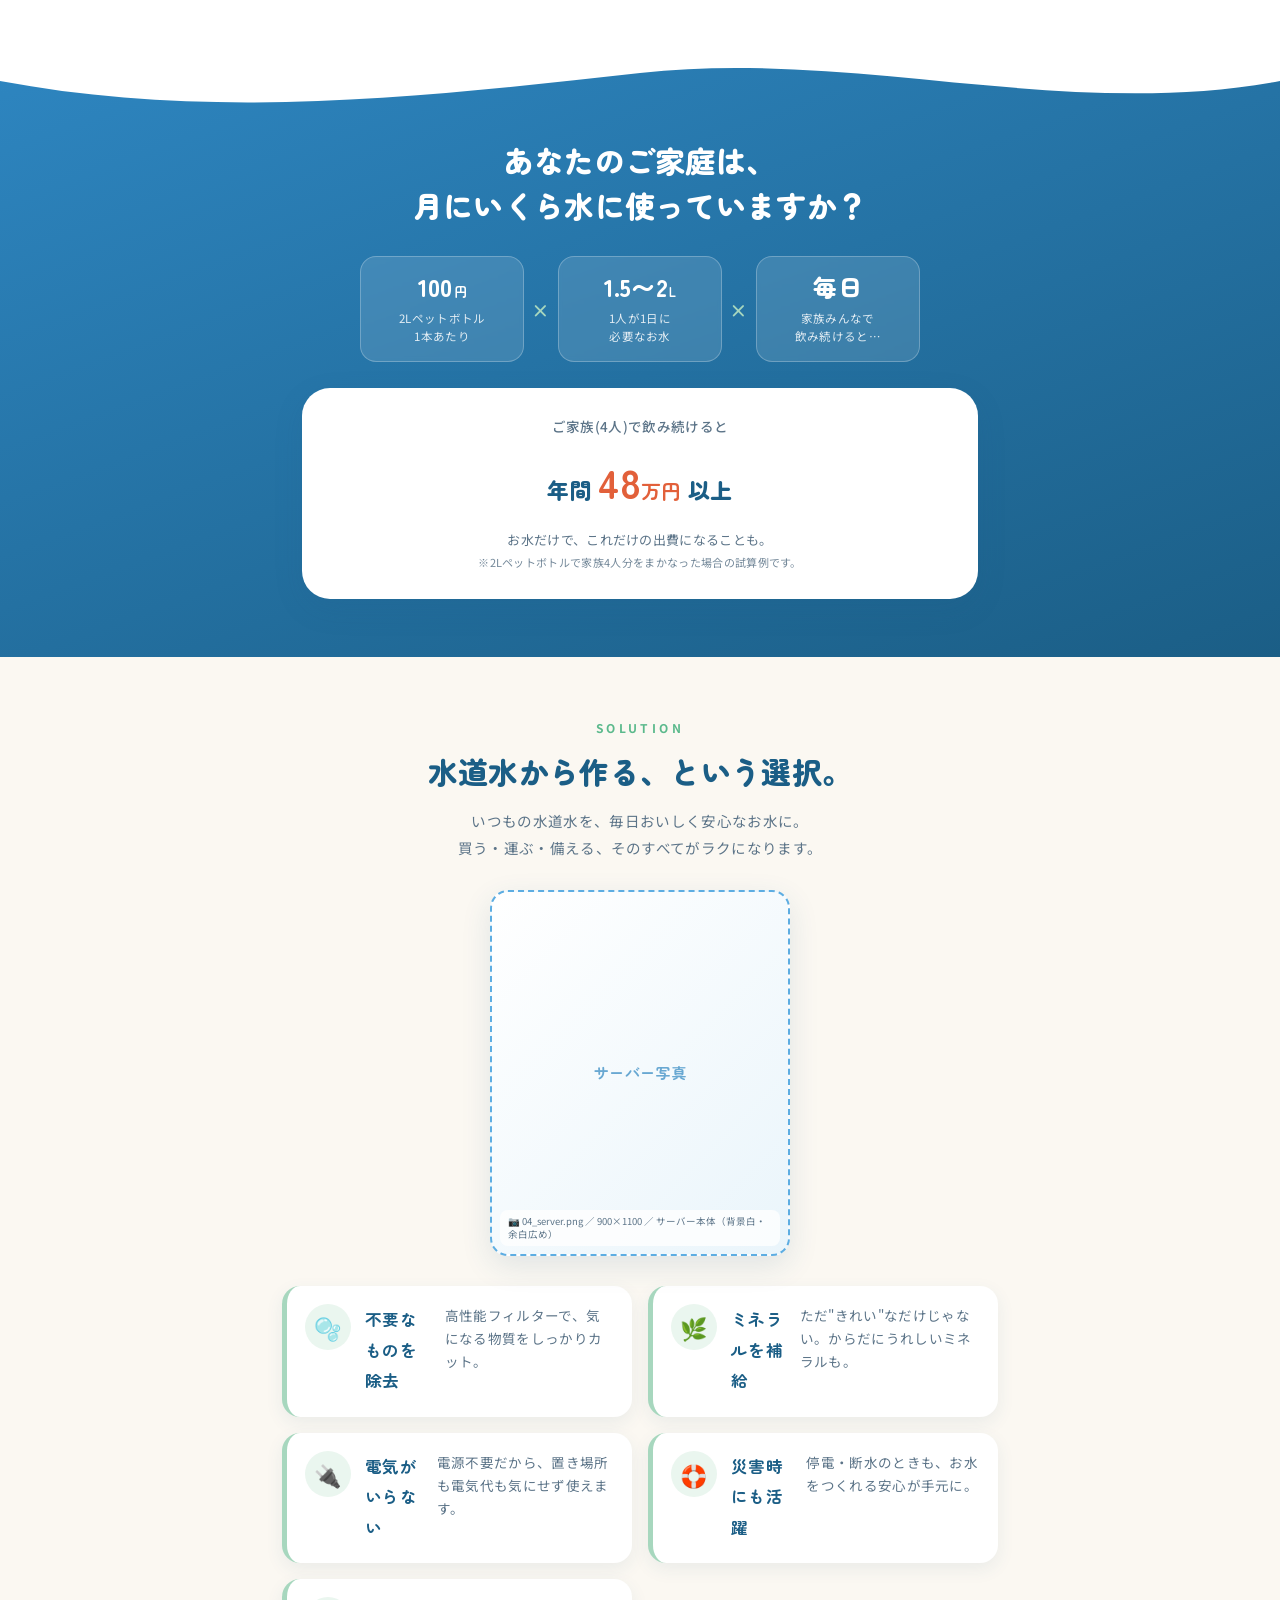
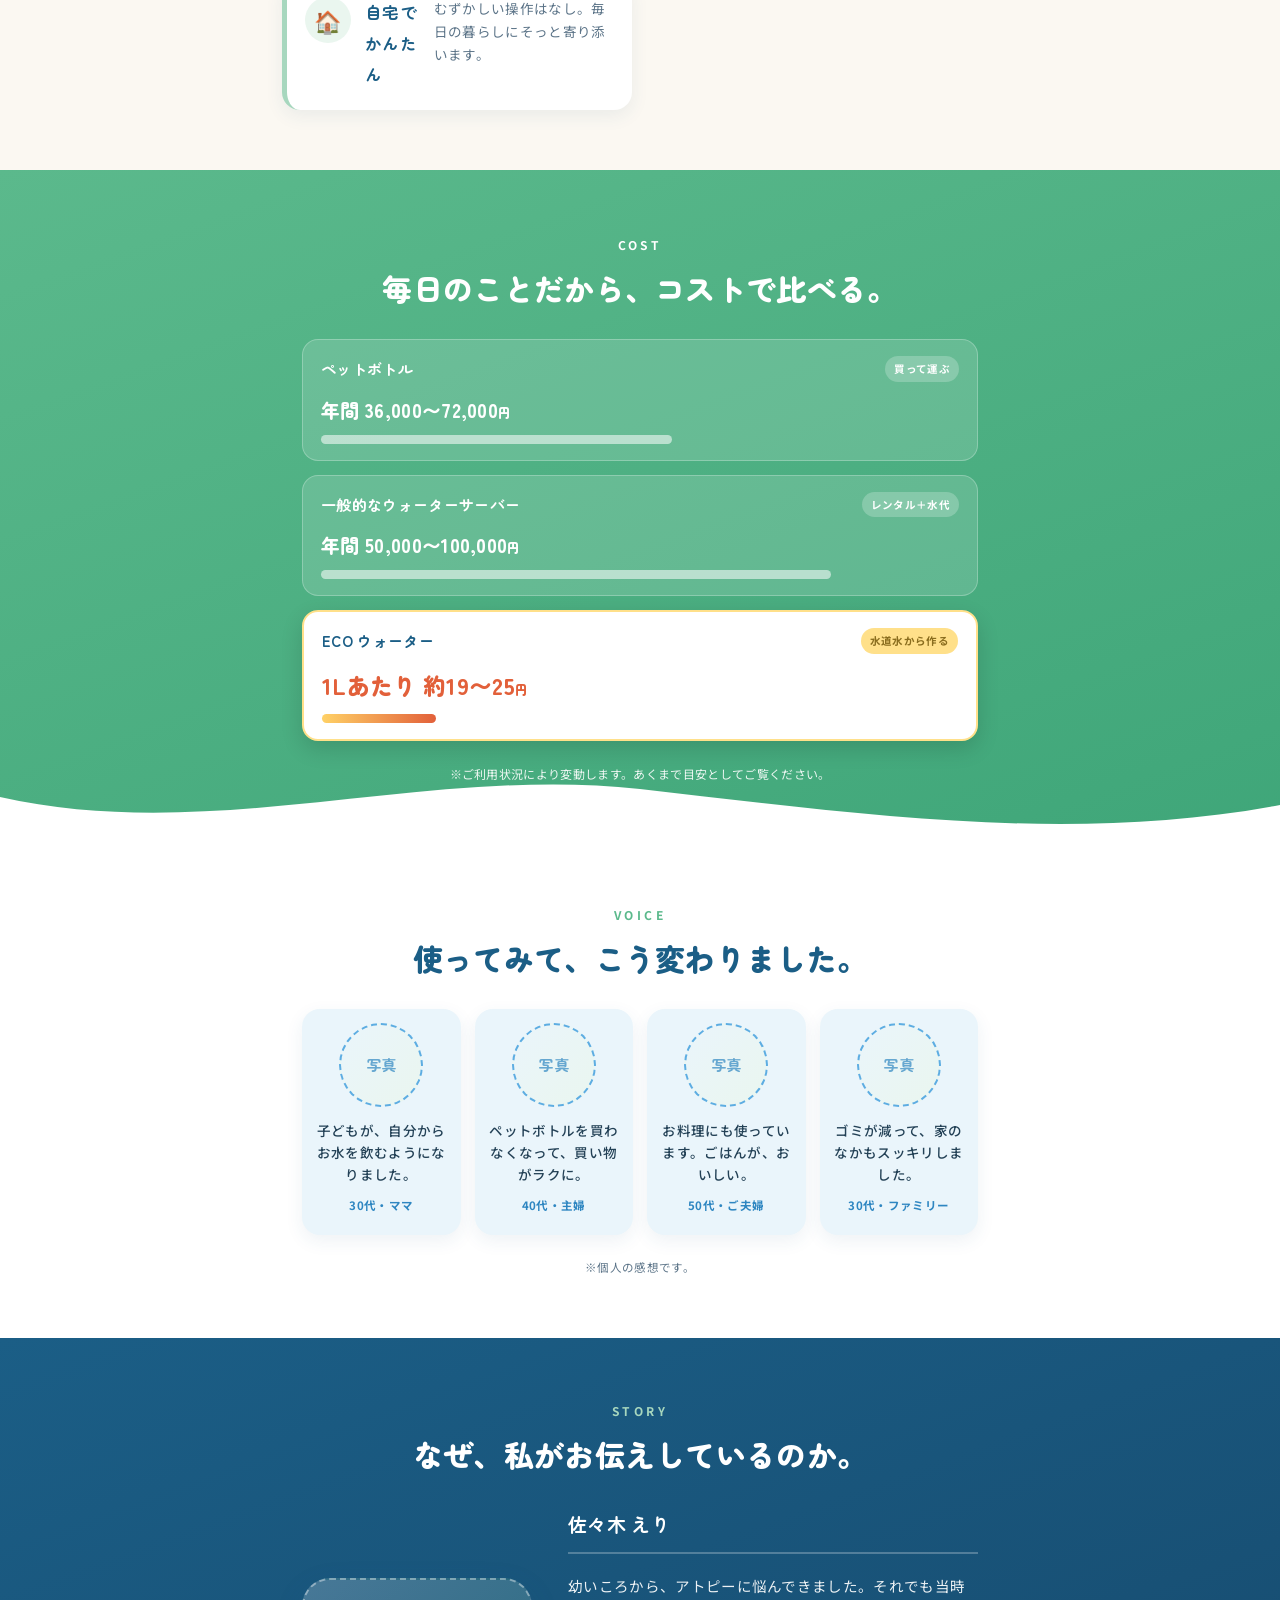
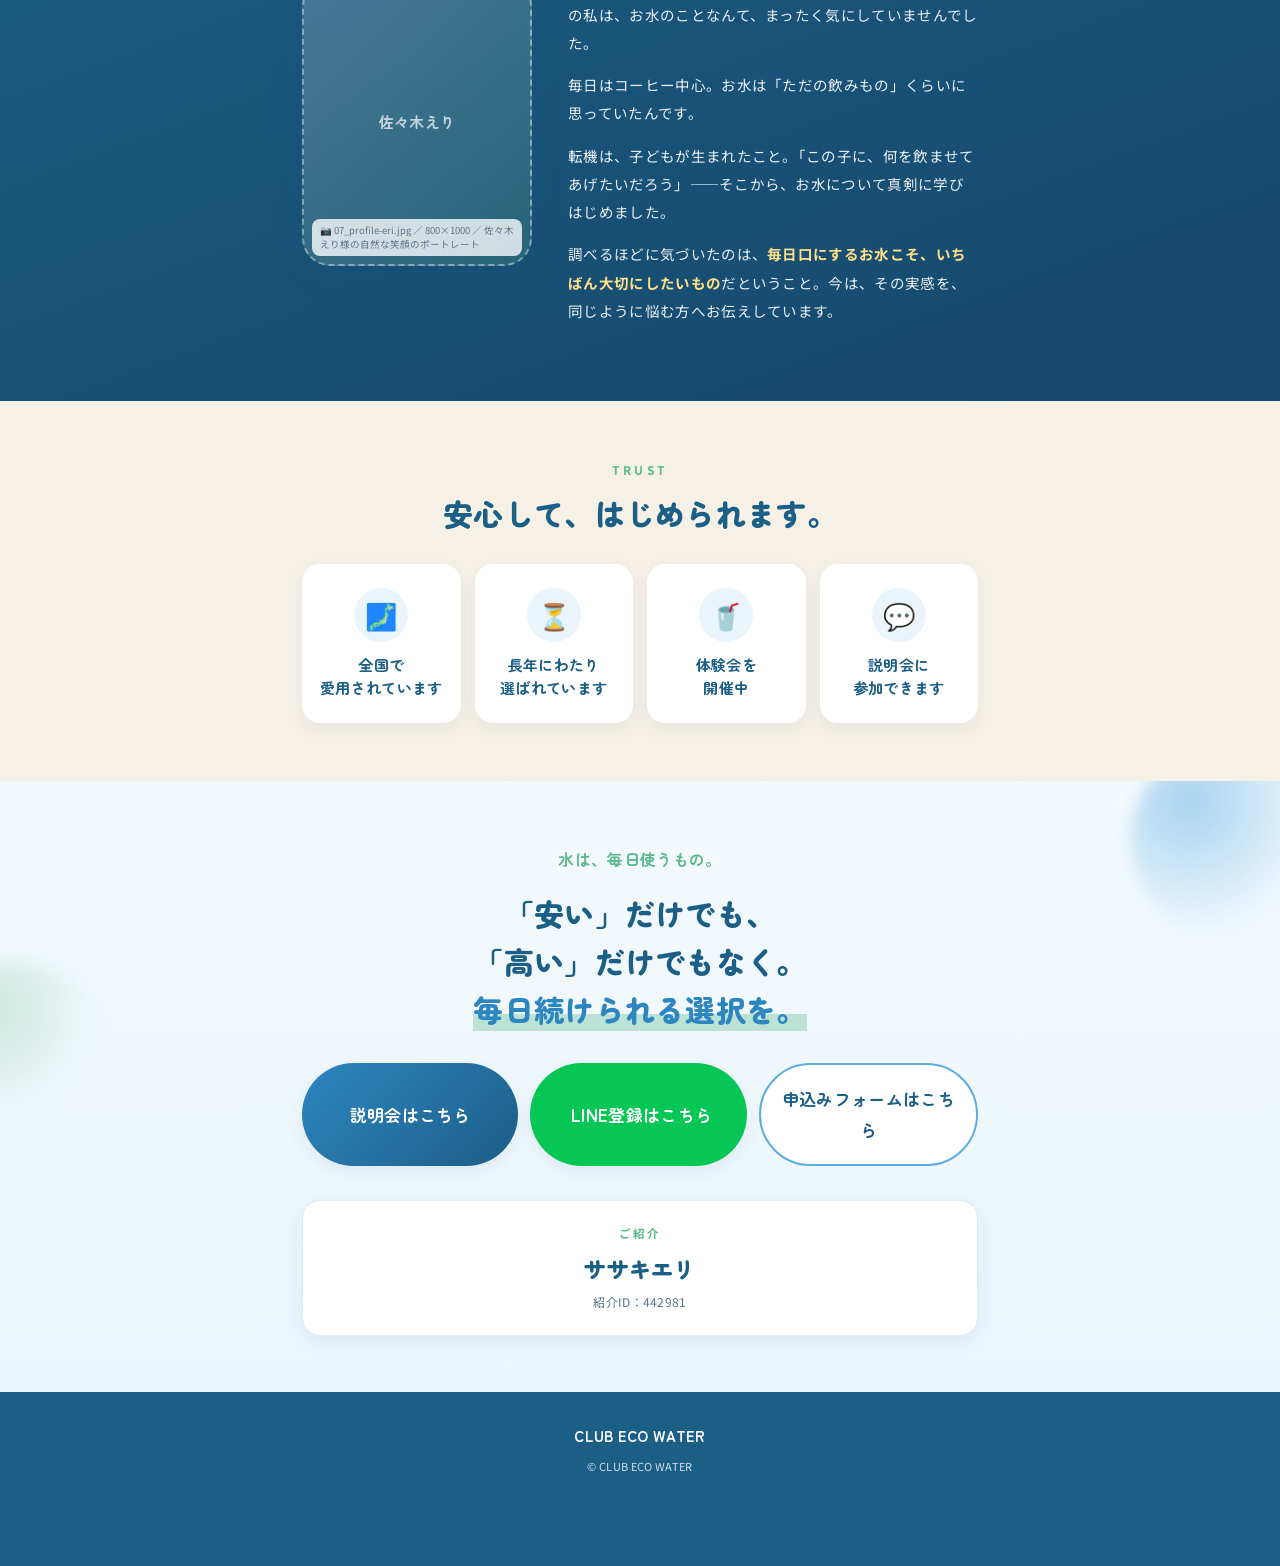
<file: index - コピー.html>
<!DOCTYPE html>
<html lang="ja">
<head>
<meta charset="UTF-8">
<meta name="viewport" content="width=device-width, initial-scale=1.0">
<title>毎月の水代、高すぎませんか？｜CLUB ECO WATER</title>
<meta name="description" content="水道水からミネラルウォーターを作るという選択。毎月の水代を見直したい、家族に安心なお水を飲ませたい方へ。CLUB ECO WATER の説明会・LINE登録はこちら。">

<!-- OGP -->
<meta property="og:title" content="毎月の水代、高すぎませんか？｜CLUB ECO WATER">
<meta property="og:description" content="水道水からミネラルウォーターを作るという選択。月々の水代を見直したい方へ。">
<meta property="og:type" content="website">

<!-- Fonts -->
<link rel="preconnect" href="https://fonts.googleapis.com">
<link rel="preconnect" href="https://fonts.gstatic.com" crossorigin>
<link href="https://fonts.googleapis.com/css2?family=Noto+Sans+JP:wght@400;500;700&family=Zen+Maru+Gothic:wght@500;700;900&display=swap" rel="stylesheet">

<link rel="stylesheet" href="css/style.css">
</head>
<body>

<!-- ===== ヘッダー ===== -->
<header class="site-header">
  <div class="site-header__inner">
    <div class="site-header__logo">
      <span class="logo-drop" aria-hidden="true"></span>
      <span class="logo-text">CLUB ECO WATER</span>
    </div>
    <a href="#contact" class="site-header__cta">説明会に参加</a>
  </div>
</header>

<main class="lp">

  <!-- ===== ① ファーストビュー ===== -->
  <section class="fv" id="top">
    <div class="fv__bg" aria-hidden="true">
      <span class="blob blob--a"></span>
      <span class="blob blob--b"></span>
      <span class="blob blob--c"></span>
    </div>
    <div class="fv__inner">
      <p class="fv__eyebrow">水道水から、ミネラルウォーターを。</p>
      <h1 class="fv__title">
        毎月の水代、<br>
        <span class="fv__title-em">高すぎませんか？</span>
      </h1>
      <p class="fv__lead">
        水道水から<br class="sp-only">ミネラルウォーターを作るという選択。<br>
        月々の水代を見直したい方へ。
      </p>

      <div class="fv__photo">
        <!-- 写真仮置き：FVメインビジュアル -->
        <div class="ph ph--fv" data-ph="01_fv-family.jpg ／ 1200×900 ／ 家族でキッチンに立ち、コップのお水を飲む明るい写真">
          <span class="ph__label">FVメインビジュアル</span>
        </div>
      </div>

      <div class="fv__cta">
        <a href="#solution" class="btn btn--ghost">詳細を見る</a>
        <a href="#line" class="btn btn--line">LINE登録はこちら</a>
        <a href="#contact" class="btn btn--primary">説明会に参加する</a>
      </div>
    </div>
    <div class="wave wave--bottom" aria-hidden="true">
      <svg viewBox="0 0 1440 80" preserveAspectRatio="none"><path d="M0,32 C240,80 480,0 720,24 C960,48 1200,80 1440,40 L1440,80 L0,80 Z"></path></svg>
    </div>
  </section>


  <!-- ===== ② 共感パート ===== -->
  <section class="empathy" id="empathy">
    <div class="container">
      <p class="section-eyebrow">CHECK LIST</p>
      <h2 class="section-title">こんなお悩み、<br class="sp-only">ありませんか？</h2>

      <ul class="check-list">
        <li class="check-list__item"><span class="check-list__box">☑</span>ペットボトル代が、地味に高い</li>
        <li class="check-list__item"><span class="check-list__box">☑</span>重たい水を運ぶのが大変</li>
        <li class="check-list__item"><span class="check-list__box">☑</span>子どもに飲ませる水が気になる</li>
        <li class="check-list__item"><span class="check-list__box">☑</span>備蓄水の管理がめんどう</li>
        <li class="check-list__item"><span class="check-list__box">☑</span>ウォーターサーバー代が高い</li>
      </ul>

      <p class="empathy__note">ひとつでも当てはまったら、<br class="sp-only">きっとお役に立てます。</p>
    </div>
  </section>


  <!-- ===== ③ 現状認識 ===== -->
  <section class="reality" id="reality">
    <div class="container">
      <p class="section-eyebrow">QUESTION</p>
      <h2 class="section-title section-title--light">あなたのご家庭は、<br>月にいくら水に<br class="sp-only">使っていますか？</h2>

      <div class="reality__cards">
        <div class="fact-card">
          <span class="fact-card__num">100<small>円</small></span>
          <p class="fact-card__label">2Lペットボトル<br>1本あたり</p>
        </div>
        <div class="fact-card__op">×</div>
        <div class="fact-card">
          <span class="fact-card__num">1.5〜2<small>L</small></span>
          <p class="fact-card__label">1人が1日に<br>必要なお水</p>
        </div>
        <div class="fact-card__op">×</div>
        <div class="fact-card">
          <span class="fact-card__num">毎日</span>
          <p class="fact-card__label">家族みんなで<br>飲み続けると…</p>
        </div>
      </div>

      <div class="reality__result">
        <p class="reality__result-lead">ご家族(4人)で飲み続けると</p>
        <p class="reality__result-num">年間 <strong>48<span>万円</span></strong> 以上</p>
        <p class="reality__result-sub">お水だけで、これだけの出費になることも。<br>
          <small>※2Lペットボトルで家族4人分をまかなった場合の試算例です。</small></p>
      </div>
    </div>
    <div class="wave wave--top-light" aria-hidden="true">
      <svg viewBox="0 0 1440 80" preserveAspectRatio="none"><path d="M0,40 C240,0 480,72 720,48 C960,24 1200,0 1440,40 L1440,80 L0,80 Z"></path></svg>
    </div>
  </section>


  <!-- ===== ④ 解決策 ===== -->
  <section class="solution" id="solution">
    <div class="container">
      <p class="section-eyebrow">SOLUTION</p>
      <h2 class="section-title">水道水から作る、<br class="sp-only">という選択。</h2>
      <p class="section-lead">いつもの水道水を、毎日おいしく安心なお水に。<br>
        買う・運ぶ・備える、そのすべてがラクになります。</p>

      <div class="solution__photo">
        <!-- 写真仮置き：サーバー本体 -->
        <div class="ph ph--server" data-ph="04_server.png ／ 900×1100 ／ サーバー本体（背景白・余白広め）">
          <span class="ph__label">サーバー写真</span>
        </div>
      </div>

      <ul class="feature-list">
        <li class="feature-card">
          <span class="feature-card__icon">🫧</span>
          <h3 class="feature-card__title">不要なものを除去</h3>
          <p class="feature-card__text">高性能フィルターで、気になる物質をしっかりカット。</p>
        </li>
        <li class="feature-card">
          <span class="feature-card__icon">🌿</span>
          <h3 class="feature-card__title">ミネラルを補給</h3>
          <p class="feature-card__text">ただ"きれい"なだけじゃない。からだにうれしいミネラルも。</p>
        </li>
        <li class="feature-card">
          <span class="feature-card__icon">🔌</span>
          <h3 class="feature-card__title">電気がいらない</h3>
          <p class="feature-card__text">電源不要だから、置き場所も電気代も気にせず使えます。</p>
        </li>
        <li class="feature-card">
          <span class="feature-card__icon">🛟</span>
          <h3 class="feature-card__title">災害時にも活躍</h3>
          <p class="feature-card__text">停電・断水のときも、お水をつくれる安心が手元に。</p>
        </li>
        <li class="feature-card">
          <span class="feature-card__icon">🏠</span>
          <h3 class="feature-card__title">自宅でかんたん</h3>
          <p class="feature-card__text">むずかしい操作はなし。毎日の暮らしにそっと寄り添います。</p>
        </li>
      </ul>
    </div>
  </section>


  <!-- ===== ⑤ コスト比較 ===== -->
  <section class="compare" id="compare">
    <div class="container">
      <p class="section-eyebrow">COST</p>
      <h2 class="section-title section-title--light">毎日のことだから、<br class="sp-only">コストで比べる。</h2>

      <div class="compare__table">
        <div class="compare-row">
          <div class="compare-row__head">
            <span class="compare-row__name">ペットボトル</span>
            <span class="compare-row__tag">買って運ぶ</span>
          </div>
          <div class="compare-row__val">
            <span class="compare-row__price">年間 36,000〜72,000<small>円</small></span>
            <span class="compare-bar" style="--w:55%"></span>
          </div>
        </div>

        <div class="compare-row">
          <div class="compare-row__head">
            <span class="compare-row__name">一般的な<br class="sp-only">ウォーターサーバー</span>
            <span class="compare-row__tag">レンタル＋水代</span>
          </div>
          <div class="compare-row__val">
            <span class="compare-row__price">年間 50,000〜100,000<small>円</small></span>
            <span class="compare-bar" style="--w:80%"></span>
          </div>
        </div>

        <div class="compare-row compare-row--eco">
          <div class="compare-row__head">
            <span class="compare-row__name">ECO ウォーター</span>
            <span class="compare-row__tag compare-row__tag--eco">水道水から作る</span>
          </div>
          <div class="compare-row__val">
            <span class="compare-row__price compare-row__price--eco">1Lあたり 約19〜25<small>円</small></span>
            <span class="compare-bar compare-bar--eco" style="--w:18%"></span>
          </div>
        </div>
      </div>

      <p class="compare__note">※ご利用状況により変動します。<br class="sp-only">あくまで目安としてご覧ください。</p>
    </div>
    <div class="wave wave--bottom-light" aria-hidden="true">
      <svg viewBox="0 0 1440 80" preserveAspectRatio="none"><path d="M0,32 C240,80 480,0 720,24 C960,48 1200,80 1440,40 L1440,80 L0,80 Z"></path></svg>
    </div>
  </section>


  <!-- ===== ⑥ 利用者の声 ===== -->
  <section class="voices" id="voices">
    <div class="container">
      <p class="section-eyebrow">VOICE</p>
      <h2 class="section-title">使ってみて、<br class="sp-only">こう変わりました。</h2>

      <div class="voice-grid">
        <figure class="voice-card">
          <div class="ph ph--voice" data-ph="06_voice-01.jpg ／ 400×400 ／ お水を飲むお子さんの笑顔">
            <span class="ph__label">写真</span>
          </div>
          <blockquote class="voice-card__text">子どもが、自分からお水を飲むようになりました。</blockquote>
          <figcaption class="voice-card__name">30代・ママ</figcaption>
        </figure>

        <figure class="voice-card">
          <div class="ph ph--voice" data-ph="06_voice-02.jpg ／ 400×400 ／ 空のペットボトル置き場がスッキリした様子">
            <span class="ph__label">写真</span>
          </div>
          <blockquote class="voice-card__text">ペットボトルを買わなくなって、買い物がラクに。</blockquote>
          <figcaption class="voice-card__name">40代・主婦</figcaption>
        </figure>

        <figure class="voice-card">
          <div class="ph ph--voice" data-ph="06_voice-03.jpg ／ 400×400 ／ お水でお料理しているシーン">
            <span class="ph__label">写真</span>
          </div>
          <blockquote class="voice-card__text">お料理にも使っています。ごはんが、おいしい。</blockquote>
          <figcaption class="voice-card__name">50代・ご夫婦</figcaption>
        </figure>

        <figure class="voice-card">
          <div class="ph ph--voice" data-ph="06_voice-04.jpg ／ 400×400 ／ ゴミ箱まわりがスッキリした暮らし">
            <span class="ph__label">写真</span>
          </div>
          <blockquote class="voice-card__text">ゴミが減って、家のなかもスッキリしました。</blockquote>
          <figcaption class="voice-card__name">30代・ファミリー</figcaption>
        </figure>
      </div>

      <p class="voices__note">※個人の感想です。</p>
    </div>
  </section>


  <!-- ===== ⑦ ストーリー ===== -->
  <section class="story" id="story">
    <div class="container">
      <p class="section-eyebrow">STORY</p>
      <h2 class="section-title section-title--light">なぜ、私が<br class="sp-only">お伝えしているのか。</h2>

      <div class="story__body">
        <div class="story__photo">
          <!-- 写真仮置き：佐々木えり様 -->
          <div class="ph ph--portrait" data-ph="07_profile-eri.jpg ／ 800×1000 ／ 佐々木えり様の自然な笑顔のポートレート">
            <span class="ph__label">佐々木えり</span>
          </div>
        </div>

        <div class="story__text">
          <p class="story__name">佐々木 えり</p>
          <p>幼いころから、アトピーに悩んできました。それでも当時の私は、お水のことなんて、まったく気にしていませんでした。</p>
          <p>毎日はコーヒー中心。お水は「ただの飲みもの」くらいに思っていたんです。</p>
          <p>転機は、子どもが生まれたこと。「この子に、何を飲ませてあげたいだろう」——そこから、お水について真剣に学びはじめました。</p>
          <p>調べるほどに気づいたのは、<strong>毎日口にするお水こそ、いちばん大切にしたいもの</strong>だということ。今は、その実感を、同じように悩む方へお伝えしています。</p>
        </div>
      </div>
    </div>
  </section>


  <!-- ===== ⑧ 安心材料 ===== -->
  <section class="trust" id="trust">
    <div class="container">
      <p class="section-eyebrow">TRUST</p>
      <h2 class="section-title">安心して、<br class="sp-only">はじめられます。</h2>

      <ul class="trust-grid">
        <li class="trust-card">
          <span class="trust-card__icon">🗾</span>
          <p class="trust-card__title">全国で<br>愛用されています</p>
        </li>
        <li class="trust-card">
          <span class="trust-card__icon">⏳</span>
          <p class="trust-card__title">長年にわたり<br>選ばれています</p>
        </li>
        <li class="trust-card">
          <span class="trust-card__icon">🥤</span>
          <p class="trust-card__title">体験会を<br>開催中</p>
        </li>
        <li class="trust-card">
          <span class="trust-card__icon">💬</span>
          <p class="trust-card__title">説明会に<br>参加できます</p>
        </li>
      </ul>
    </div>
  </section>


  <!-- ===== ⑨ クロージング ===== -->
  <section class="closing" id="contact">
    <div class="closing__bg" aria-hidden="true">
      <span class="blob blob--a"></span>
      <span class="blob blob--b"></span>
    </div>
    <div class="container">
      <p class="closing__lead">水は、毎日使うもの。</p>
      <h2 class="closing__title">
        「安い」だけでも、<br>
        「高い」だけでもなく。<br>
        <span class="closing__title-em">毎日続けられる選択を。</span>
      </h2>

      <div class="closing__cta">
        <a href="#contact-info" class="btn btn--primary btn--lg">説明会はこちら</a>
        <a href="#line" class="btn btn--line btn--lg">LINE登録はこちら</a>
        <a href="https://potapotaclub.jp/newentry/" class="btn btn--ghost btn--lg" target="_blank" rel="noopener">申込みフォームはこちら</a>
      </div>

      <div class="closing__referrer" id="contact-info">
        <p class="closing__referrer-label">ご紹介</p>
        <p class="closing__referrer-name">ササキエリ</p>
        <p class="closing__referrer-id">紹介ID：442981</p>
      </div>
    </div>
  </section>

</main>


<!-- ===== フッター ===== -->
<footer class="site-footer">
  <div class="container">
    <p class="site-footer__logo">CLUB ECO WATER</p>
    <p class="site-footer__copy">&copy; CLUB ECO WATER</p>
  </div>
</footer>


<!-- ===== 固定CTAバー（スマホ） ===== -->
<div class="floating-bar">
  <a href="#line" class="floating-bar__btn floating-bar__btn--line">LINE登録</a>
  <a href="#contact" class="floating-bar__btn floating-bar__btn--primary">説明会に参加</a>
</div>

<script src="js/app.js"></script>
</body>
</html>
</file>
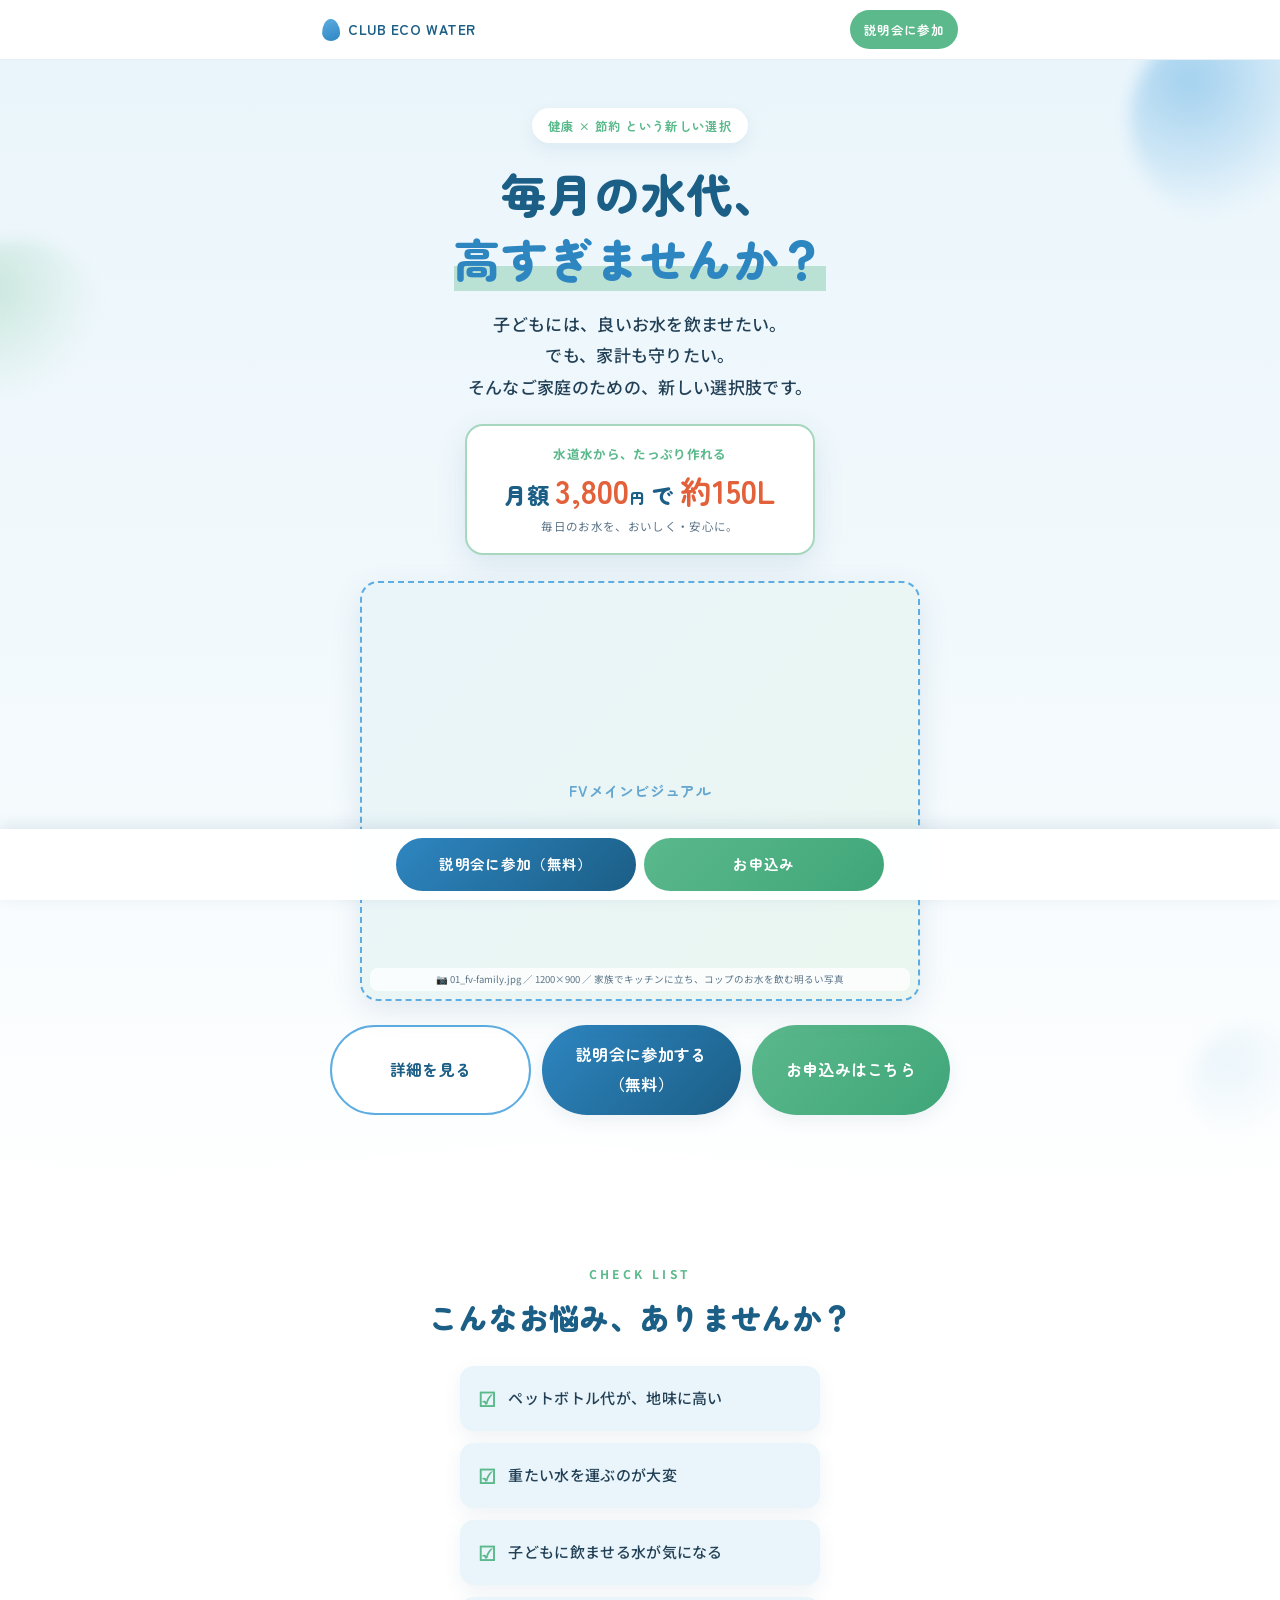
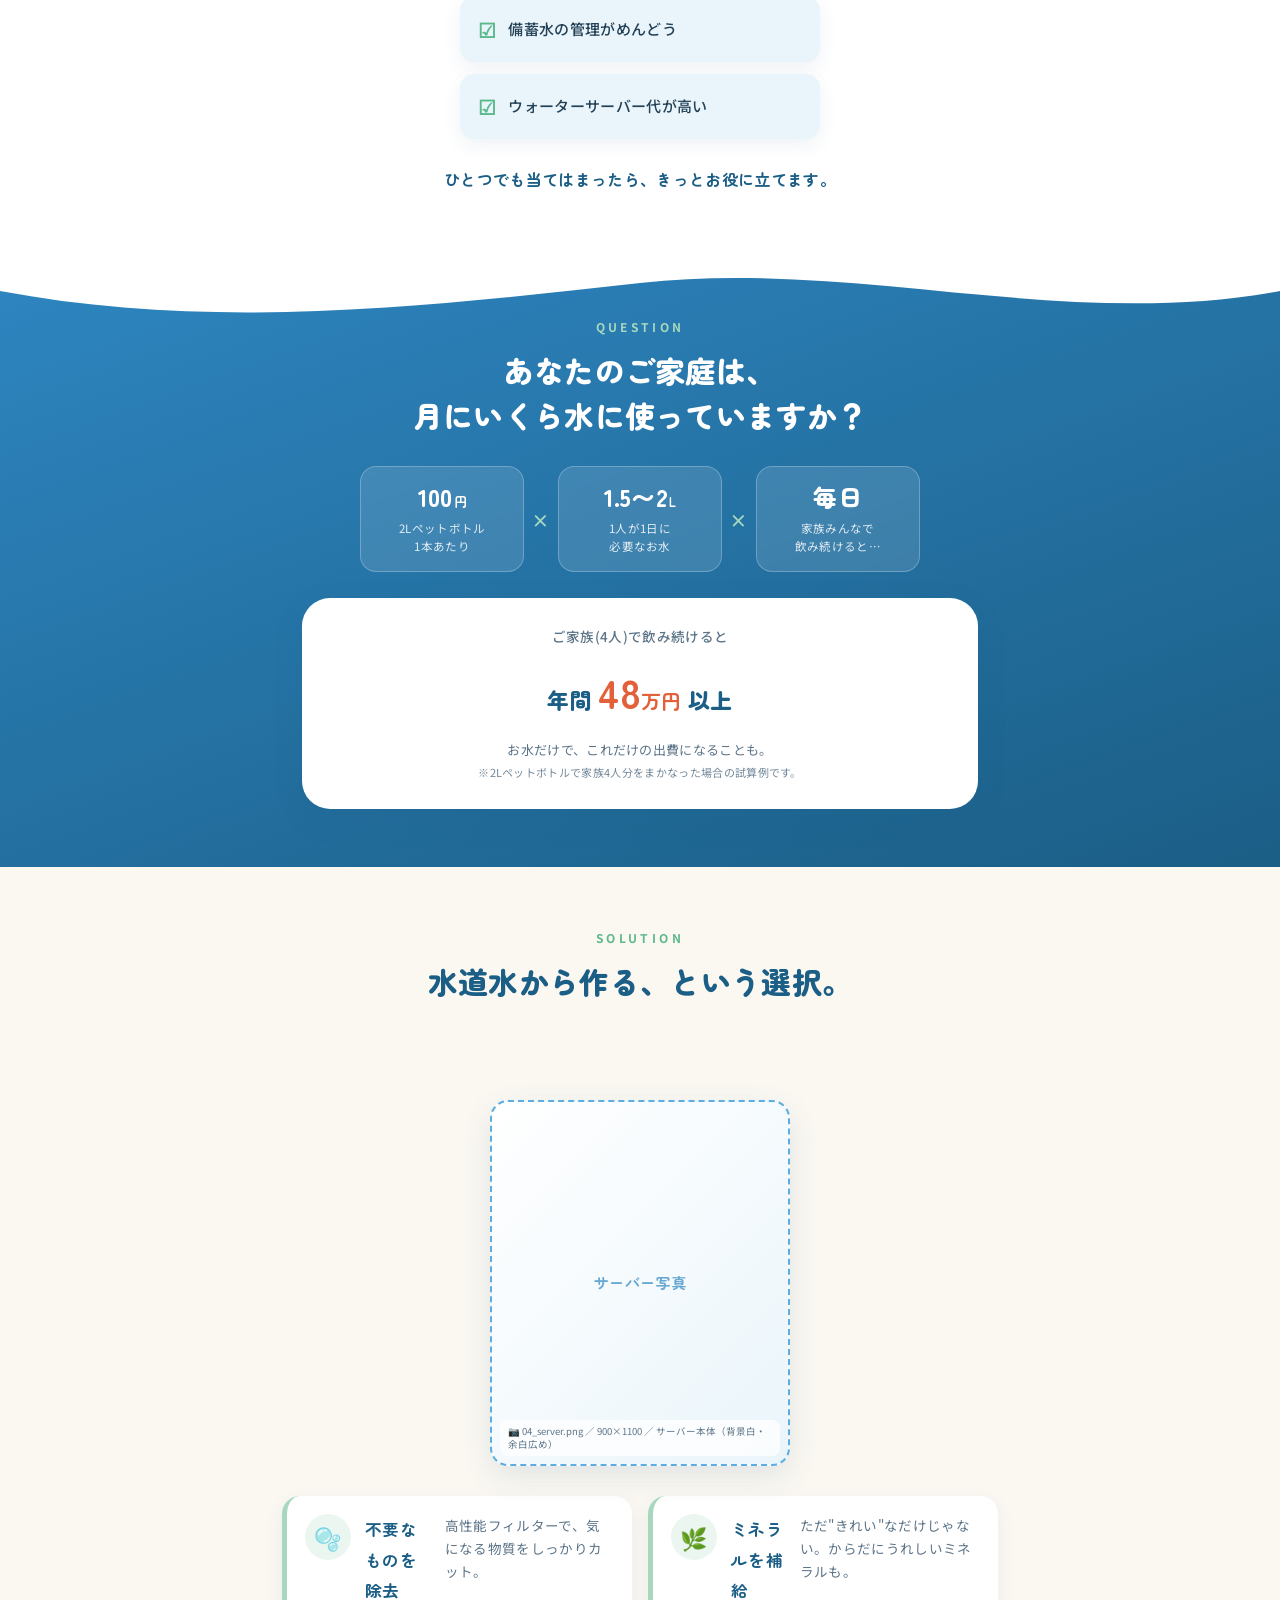
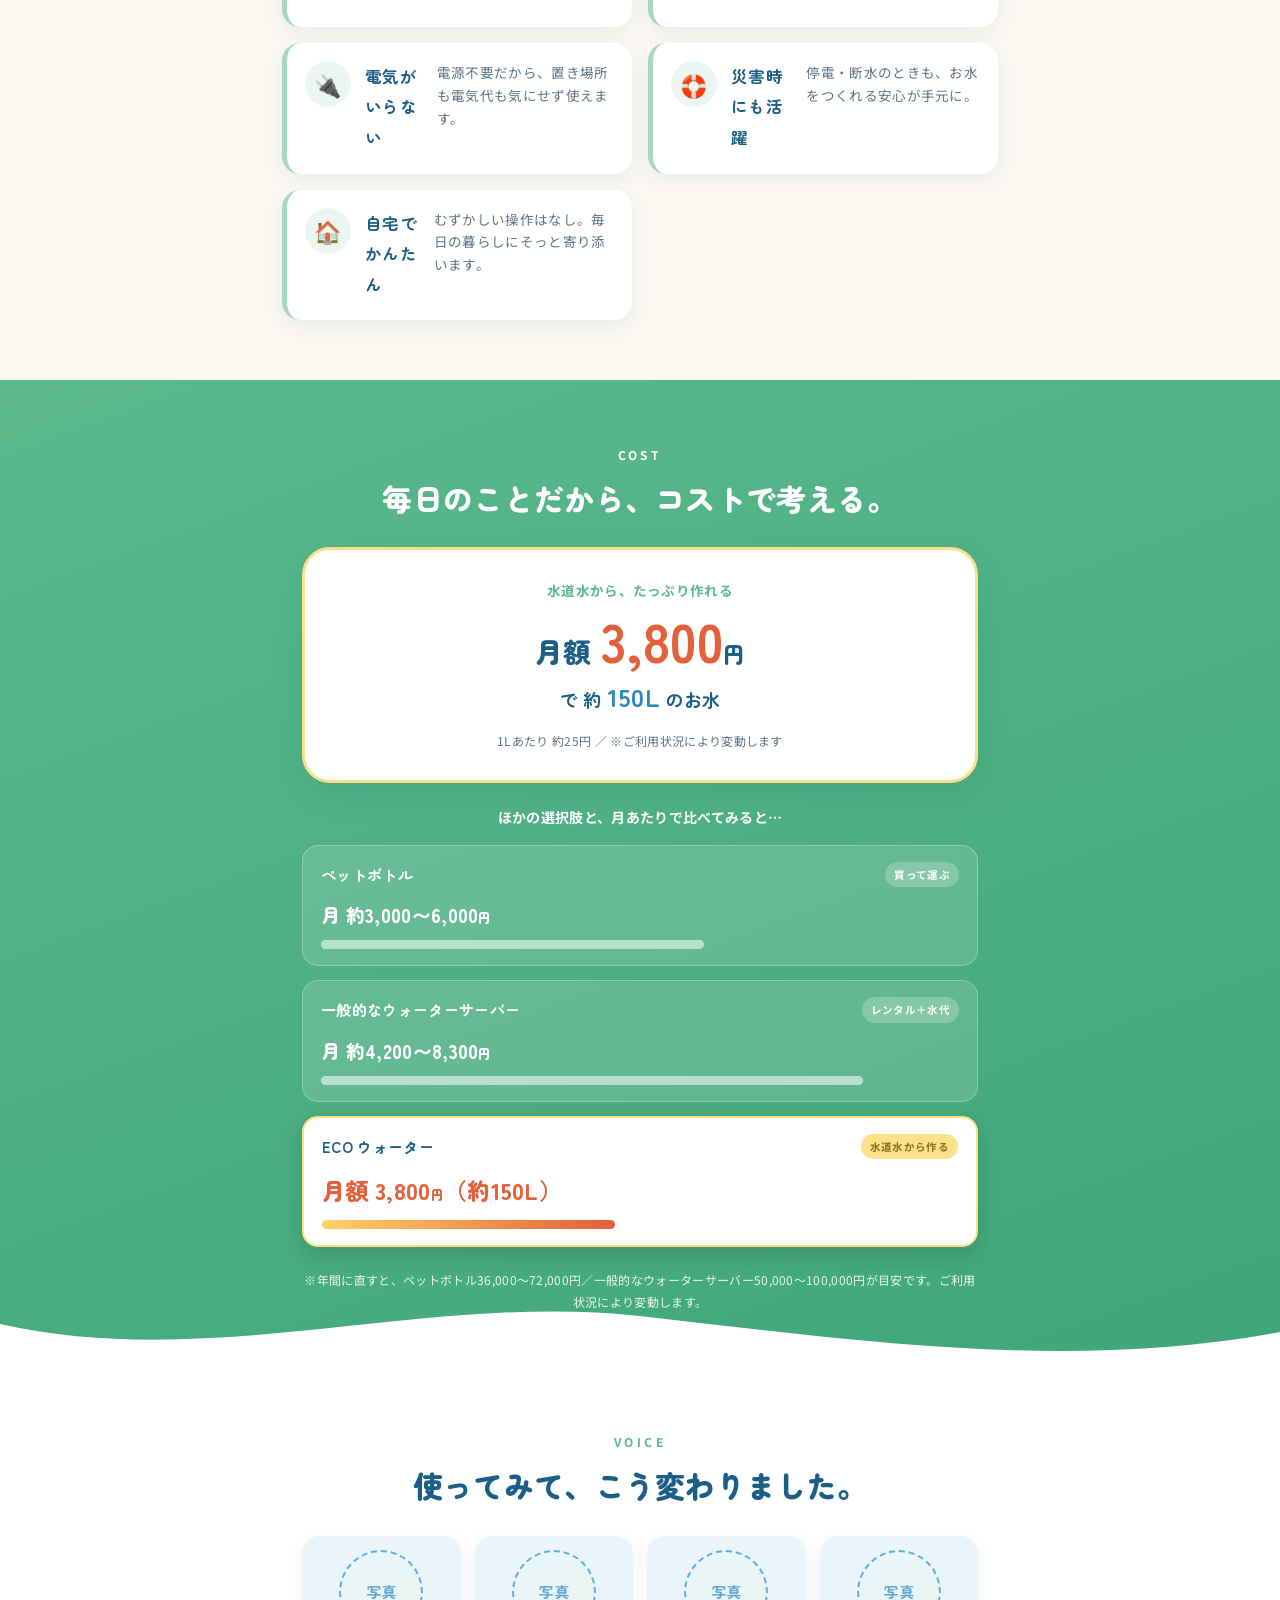
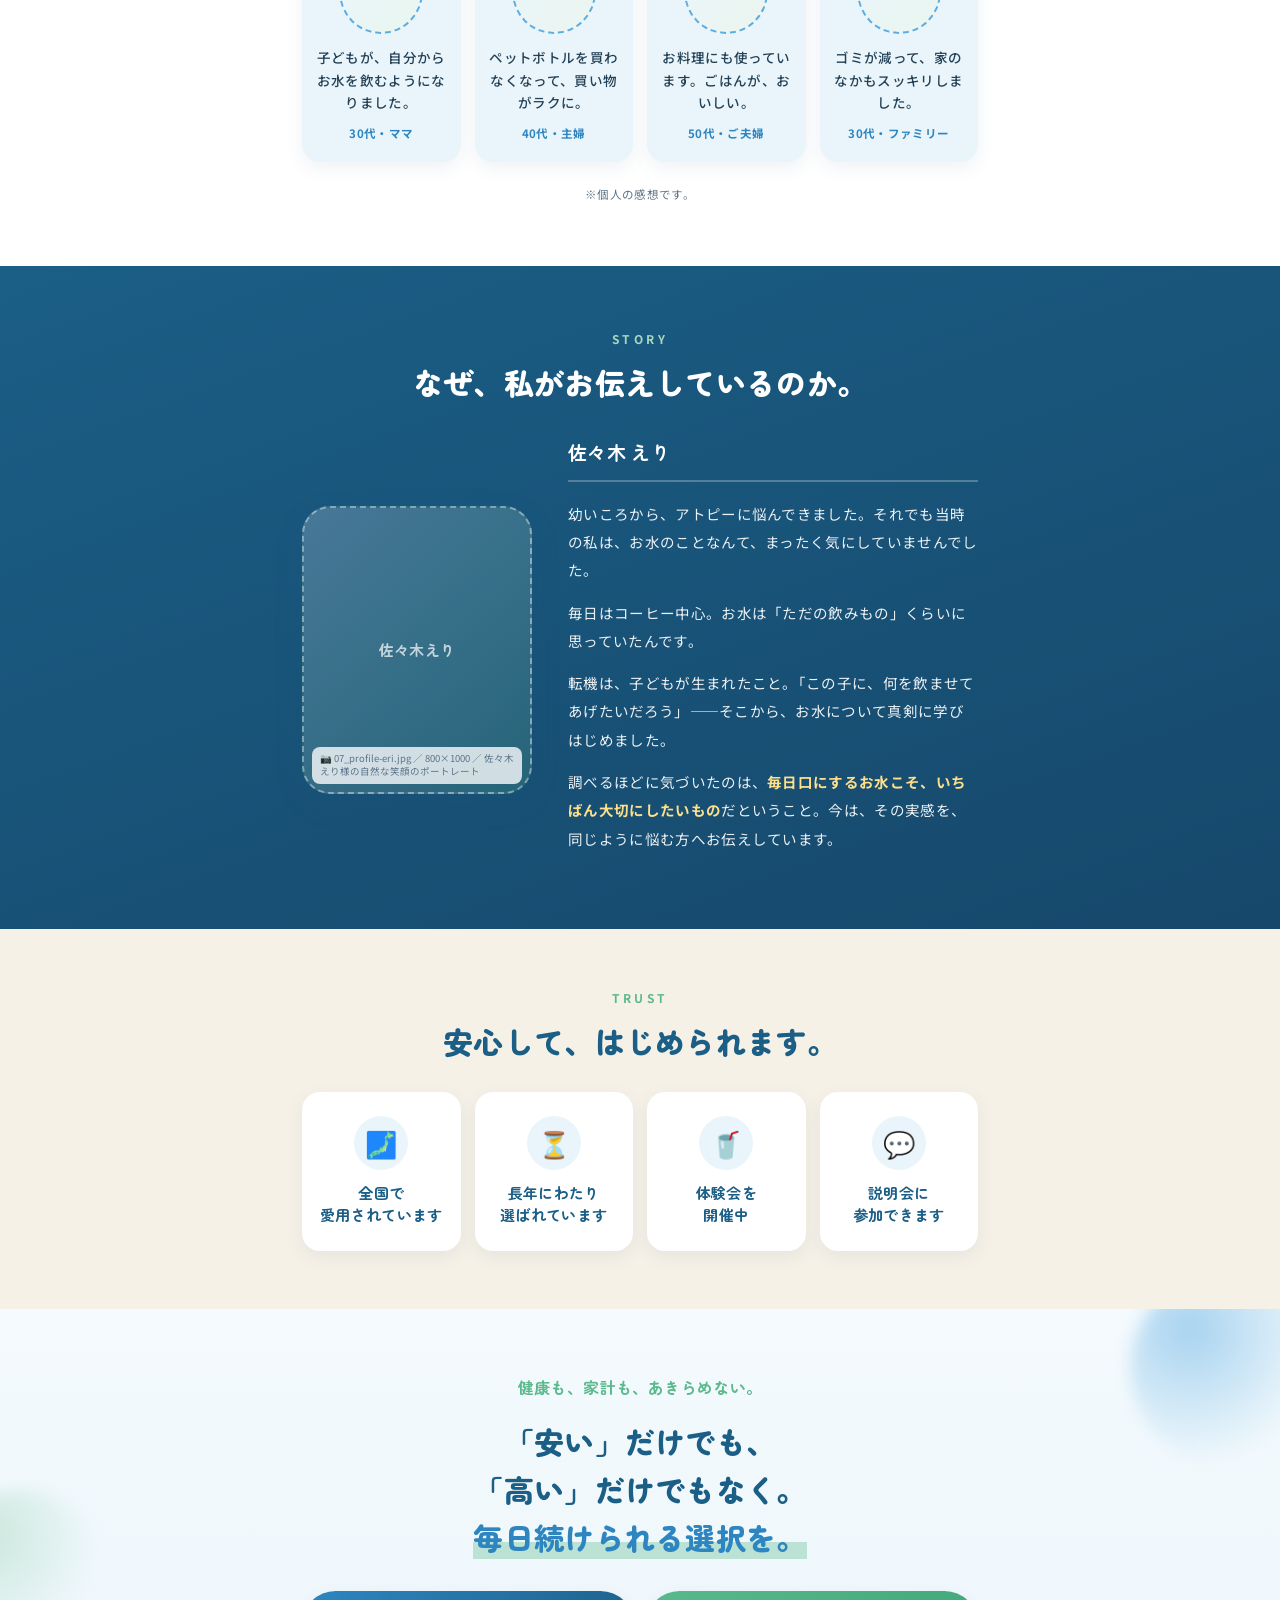
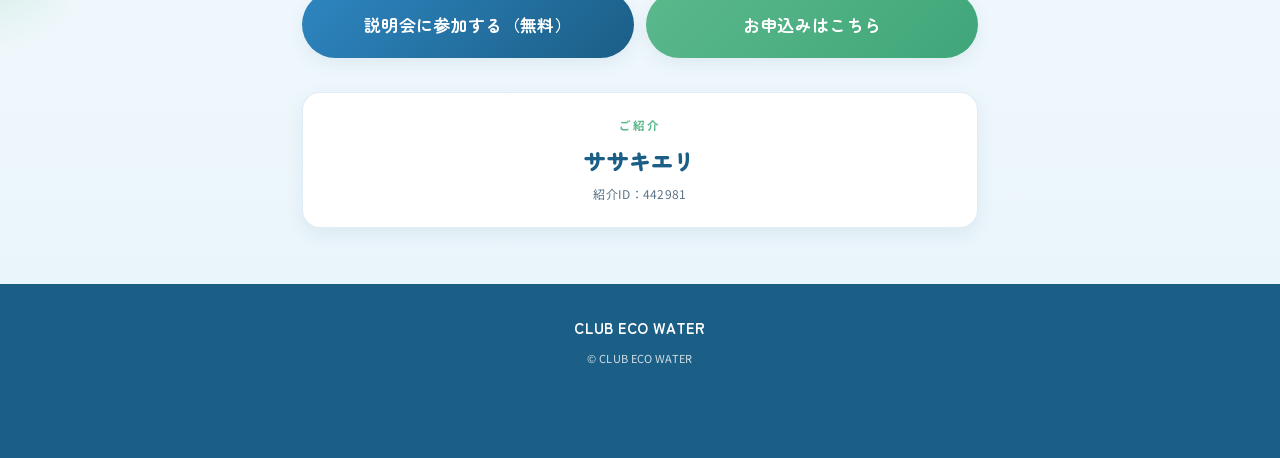
<file: index2.html>
<!DOCTYPE html>
<html lang="ja">
<head>
<meta charset="UTF-8">
<meta name="viewport" content="width=device-width, initial-scale=1.0">
<title>毎月の水代、高すぎませんか？｜CLUB ECO WATER</title>
<meta name="description" content="月額3,800円で約150Lのお水が作れる。健康も家計も守りたいご家庭へ。水道水からミネラルウォーターを作るという選択、CLUB ECO WATER。説明会は無料で参加できます。">

<!-- OGP -->
<meta property="og:title" content="毎月の水代、高すぎませんか？｜CLUB ECO WATER">
<meta property="og:description" content="水道水からミネラルウォーターを作るという選択。月々の水代を見直したい方へ。">
<meta property="og:type" content="website">

<!-- Fonts -->
<link rel="preconnect" href="https://fonts.googleapis.com">
<link rel="preconnect" href="https://fonts.gstatic.com" crossorigin>
<link href="https://fonts.googleapis.com/css2?family=Noto+Sans+JP:wght@400;500;700&family=Zen+Maru+Gothic:wght@500;700;900&display=swap" rel="stylesheet">

<style>
/* =========================================================
   CLUB ECO WATER  LP
   コンセプト：親しみやすさ・安心感・信頼感
   トーン：青・白・ナチュラルカラー基調
   設計：モバイルファースト（基準幅 480px・PCは中央寄せ）
   ========================================================= */

/* ---------- CSS変数 ---------- */
:root{
  /* 水・青系 */
  --c-blue:        #2E86C1;   /* メインブルー */
  --c-blue-deep:   #1B5E86;   /* 濃いブルー（見出し・文字） */
  --c-blue-soft:   #5DADE2;
  --c-sky:         #EAF5FB;   /* 淡いスカイ背景 */
  --c-sky-2:       #DCEEF8;
  /* ナチュラル・緑系 */
  --c-green:       #5BB98C;   /* 新緑グリーン（アクセント） */
  --c-green-soft:  #A7D7BE;
  --c-green-pale:  #EAF6EF;
  /* 自然な温かみ */
  --c-sand:        #F6F1E7;   /* やわらかいベージュ */
  --c-cream:       #FBF8F2;
  /* 文字 */
  --c-ink:         #234156;   /* 基本文字（やわらかいネイビー） */
  --c-ink-soft:    #5C7488;
  --c-white:       #FFFFFF;
  /* LINE */
  --c-line:        #06C755;
  --c-line-deep:   #05A648;

  --maxw:          480px;
  --pad-x:         22px;
  --radius:        18px;
  --radius-lg:     28px;
  --shadow:        0 10px 30px rgba(33,90,130,.12);
  --shadow-soft:   0 6px 18px rgba(33,90,130,.08);

  --f-round: "Zen Maru Gothic", "Noto Sans JP", sans-serif;
  --f-sans:  "Noto Sans JP", sans-serif;
}

/* ---------- リセット ---------- */
*,*::before,*::after{ box-sizing:border-box; margin:0; padding:0; }
html{ scroll-behavior:smooth; -webkit-text-size-adjust:100%; }
body{
  font-family:var(--f-sans);
  color:var(--c-ink);
  background:var(--c-white);
  line-height:1.85;
  font-size:15px;
  letter-spacing:.02em;
  overflow-x:hidden;
}
img{ max-width:100%; display:block; }
a{ color:inherit; text-decoration:none; }
ul{ list-style:none; }

.sp-only{ display:inline; }

/* ---------- 共通レイアウト ---------- */
.lp{ overflow:hidden; }
.container{
  width:100%;
  max-width:var(--maxw);
  margin:0 auto;
  padding-left:var(--pad-x);
  padding-right:var(--pad-x);
}

/* セクション見出し */
.section-eyebrow{
  font-family:var(--f-sans);
  font-weight:700;
  font-size:12px;
  letter-spacing:.28em;
  color:var(--c-green);
  text-align:center;
  margin-bottom:10px;
}
.section-title{
  font-family:var(--f-round);
  font-weight:900;
  font-size:25px;
  line-height:1.5;
  text-align:center;
  color:var(--c-blue-deep);
  margin-bottom:14px;
}
.section-title--light{ color:var(--c-white); }
.section-lead{
  text-align:center;
  color:var(--c-ink-soft);
  font-size:14.5px;
  margin-bottom:28px;
}

/* ---------- 写真プレースホルダ ---------- */
.ph{
  position:relative;
  display:flex; align-items:center; justify-content:center;
  background:
    linear-gradient(135deg, var(--c-sky) 0%, var(--c-green-pale) 100%);
  border:2px dashed var(--c-blue-soft);
  border-radius:var(--radius);
  color:var(--c-blue);
  overflow:hidden;
}
.ph::after{
  content:"📷 " attr(data-ph);
  position:absolute;
  bottom:8px; left:8px; right:8px;
  font-size:9.5px; line-height:1.4;
  color:var(--c-ink-soft);
  background:rgba(255,255,255,.78);
  border-radius:8px;
  padding:5px 8px;
  letter-spacing:0;
}
.ph__label{
  font-family:var(--f-round);
  font-weight:700;
  font-size:15px;
  opacity:.7;
}

/* ---------- ボタン ---------- */
.btn{
  display:inline-flex; align-items:center; justify-content:center;
  gap:6px;
  width:100%;
  padding:15px 18px;
  border-radius:999px;
  font-family:var(--f-round);
  font-weight:700;
  font-size:16px;
  text-align:center;
  transition:transform .2s ease, box-shadow .2s ease, opacity .2s ease;
  box-shadow:var(--shadow-soft);
}
.btn:active{ transform:scale(.98); }
.btn--lg{ padding:18px; font-size:17px; }

.btn--primary{
  background:linear-gradient(135deg, var(--c-blue) 0%, var(--c-blue-deep) 100%);
  color:var(--c-white);
}
.btn--line{
  background:var(--c-line);
  color:var(--c-white);
}
.btn--line::before{ content:""; }
.btn--accent{
  background:linear-gradient(135deg, var(--c-green) 0%, #3FA679 100%);
  color:var(--c-white);
}
.btn--ghost{
  background:var(--c-white);
  color:var(--c-blue-deep);
  border:2px solid var(--c-blue-soft);
  box-shadow:none;
}

/* =========================================================
   ヘッダー
   ========================================================= */
.site-header{
  position:sticky; top:0; z-index:50;
  background:rgba(255,255,255,.92);
  backdrop-filter:blur(8px);
  border-bottom:1px solid rgba(46,134,193,.12);
}
.site-header__inner{
  max-width:var(--maxw);
  margin:0 auto;
  padding:10px var(--pad-x);
  display:flex; align-items:center; justify-content:space-between;
}
.site-header__logo{ display:flex; align-items:center; gap:8px; }
.logo-drop{
  width:18px; height:22px;
  background:linear-gradient(160deg, var(--c-blue-soft), var(--c-blue));
  border-radius:50% 50% 50% 50% / 65% 65% 35% 35%;
  transform:rotate(-2deg);
}
.logo-text{
  font-family:var(--f-round);
  font-weight:700;
  font-size:14px;
  color:var(--c-blue-deep);
  letter-spacing:.04em;
}
.site-header__cta{
  font-family:var(--f-round);
  font-weight:700;
  font-size:12.5px;
  color:var(--c-white);
  background:var(--c-green);
  padding:8px 14px;
  border-radius:999px;
}

/* =========================================================
   ① ファーストビュー
   ========================================================= */
.fv{
  position:relative;
  background:linear-gradient(180deg, var(--c-sky) 0%, #F4FAFD 60%, var(--c-white) 100%);
  padding:34px 0 70px;
  overflow:hidden;
}
.fv__bg{ position:absolute; inset:0; z-index:0; pointer-events:none; }
.blob{
  position:absolute;
  border-radius:50%;
  filter:blur(8px);
  opacity:.5;
}
.blob--a{ width:200px; height:200px; top:-40px; right:-50px;
  background:radial-gradient(circle at 30% 30%, var(--c-blue-soft), transparent 70%); }
.blob--b{ width:160px; height:160px; top:180px; left:-60px;
  background:radial-gradient(circle at 30% 30%, var(--c-green-soft), transparent 70%); }
.blob--c{ width:120px; height:120px; bottom:60px; right:-30px;
  background:radial-gradient(circle at 30% 30%, var(--c-sky-2), transparent 70%); }

.fv__inner{
  position:relative; z-index:1;
  max-width:var(--maxw);
  margin:0 auto;
  padding:0 var(--pad-x);
  text-align:center;
}
.fv__eyebrow{
  display:inline-block;
  font-family:var(--f-round);
  font-weight:700;
  font-size:12.5px;
  color:var(--c-green);
  background:var(--c-white);
  padding:6px 16px;
  border-radius:999px;
  box-shadow:var(--shadow-soft);
  margin-bottom:18px;
}
.fv__title{
  font-family:var(--f-round);
  font-weight:900;
  font-size:34px;
  line-height:1.4;
  color:var(--c-blue-deep);
  letter-spacing:.01em;
}
.fv__title-em{
  position:relative;
  color:var(--c-blue);
  background:linear-gradient(transparent 62%, rgba(91,185,140,.35) 62%);
}
.fv__lead{
  margin-top:18px;
  font-size:15px;
  color:var(--c-ink);
  font-weight:500;
}
.fv__photo{ margin:26px 0 24px; }
.ph--fv{ aspect-ratio:4/3; box-shadow:var(--shadow); }
.fv__cta{ display:flex; flex-direction:column; gap:11px; }

/* FV 価格ハイライト（健康×節約の主役） */
.fv__pricetag{
  margin:22px auto 4px;
  max-width:350px;
  background:var(--c-white);
  border:2px solid var(--c-green-soft);
  border-radius:var(--radius);
  padding:16px 18px;
  box-shadow:var(--shadow);
  text-align:center;
}
.fv__pricetag-lead{
  display:block;
  font-size:12.5px; font-weight:700; color:var(--c-green);
}
.fv__pricetag-main{
  display:block;
  font-family:var(--f-round); font-weight:900;
  font-size:22px; line-height:1.3; color:var(--c-blue-deep);
  margin:5px 0 4px;
}
.fv__pricetag-main strong{ color:#E2603A; font-size:32px; }
.fv__pricetag-main small{ font-size:15px; }
.fv__pricetag-sub{
  display:block;
  font-size:11.5px; color:var(--c-ink-soft);
}

/* 波 */
.wave{ position:absolute; left:0; width:100%; line-height:0; z-index:1; }
.wave svg{ width:100%; height:60px; display:block; }
.wave--bottom{ bottom:-1px; }
.wave--bottom svg path{ fill:var(--c-white); }
.wave--top-light{ top:-1px; transform:rotate(180deg); }
.wave--top-light svg path{ fill:var(--c-white); }
.wave--bottom-light{ bottom:-1px; }
.wave--bottom-light svg path{ fill:var(--c-white); }

/* =========================================================
   ② 共感パート
   ========================================================= */
.empathy{ background:var(--c-white); padding:58px 0; }
.check-list{
  max-width:360px;
  margin:26px auto 0;
  display:flex; flex-direction:column; gap:12px;
}
.check-list__item{
  display:flex; align-items:center; gap:12px;
  background:var(--c-sky);
  border-radius:14px;
  padding:14px 18px;
  font-weight:500;
  font-size:15px;
  color:var(--c-ink);
  box-shadow:var(--shadow-soft);
}
.check-list__box{
  flex-shrink:0;
  color:var(--c-green);
  font-size:20px;
  font-weight:700;
}
.empathy__note{
  text-align:center;
  margin-top:26px;
  font-family:var(--f-round);
  font-weight:700;
  font-size:16px;
  color:var(--c-blue-deep);
}

/* =========================================================
   ③ 現状認識
   ========================================================= */
.reality{
  position:relative;
  background:linear-gradient(160deg, var(--c-blue) 0%, var(--c-blue-deep) 100%);
  padding:64px 0 58px;
  color:var(--c-white);
}
.reality .section-eyebrow{ color:var(--c-green-soft); }
.reality__cards{
  display:flex; align-items:stretch; justify-content:center;
  flex-wrap:wrap; gap:8px;
  margin:28px 0 26px;
}
.fact-card{
  flex:1 1 0;
  min-width:90px;
  background:rgba(255,255,255,.12);
  border:1px solid rgba(255,255,255,.25);
  border-radius:16px;
  padding:16px 8px;
  text-align:center;
  backdrop-filter:blur(2px);
}
.fact-card__num{
  display:block;
  font-family:var(--f-round);
  font-weight:900;
  font-size:24px;
  line-height:1.2;
  color:var(--c-white);
}
.fact-card__num small{ font-size:13px; font-weight:700; margin-left:1px; }
.fact-card__label{
  margin-top:8px;
  font-size:11.5px;
  line-height:1.5;
  color:rgba(255,255,255,.85);
}
.fact-card__op{
  align-self:center;
  font-family:var(--f-round);
  font-weight:900;
  font-size:20px;
  color:var(--c-green-soft);
}
.reality__result{
  background:var(--c-white);
  color:var(--c-ink);
  border-radius:var(--radius-lg);
  padding:26px 22px;
  text-align:center;
  box-shadow:var(--shadow);
}
.reality__result-lead{
  font-size:13.5px;
  color:var(--c-ink-soft);
  font-weight:500;
}
.reality__result-num{
  font-family:var(--f-round);
  font-weight:900;
  font-size:22px;
  color:var(--c-blue-deep);
  margin:6px 0 10px;
}
.reality__result-num strong{ font-size:40px; color:#E2603A; }
.reality__result-num strong span{ font-size:20px; }
.reality__result-sub{
  font-size:13px;
  color:var(--c-ink-soft);
  line-height:1.7;
}
.reality__result-sub small{ font-size:11px; opacity:.85; }

/* =========================================================
   ④ 解決策
   ========================================================= */
.solution{ background:var(--c-cream); padding:60px 0; }
.solution__photo{ margin:0 auto 30px; max-width:300px; }
.ph--server{ aspect-ratio:9/11; box-shadow:var(--shadow); background:linear-gradient(135deg,#fff,var(--c-sky)); }
.feature-list{
  display:flex; flex-direction:column; gap:14px;
}
.feature-card{
  display:flex; align-items:flex-start; gap:14px;
  background:var(--c-white);
  border-radius:var(--radius);
  padding:18px 18px;
  box-shadow:var(--shadow-soft);
  border-left:5px solid var(--c-green-soft);
}
.feature-card__icon{
  flex-shrink:0;
  width:46px; height:46px;
  display:flex; align-items:center; justify-content:center;
  background:var(--c-green-pale);
  border-radius:50%;
  font-size:22px;
}
.feature-card__title{
  font-family:var(--f-round);
  font-weight:700;
  font-size:16.5px;
  color:var(--c-blue-deep);
  margin-bottom:3px;
}
.feature-card__text{
  font-size:13.5px;
  color:var(--c-ink-soft);
  line-height:1.7;
}

/* =========================================================
   ⑤ コスト比較
   ========================================================= */
.compare{
  position:relative;
  background:linear-gradient(160deg, var(--c-green) 0%, #3FA679 100%);
  padding:64px 0 58px;
  color:var(--c-white);
}
.compare .section-eyebrow{ color:#FFF; opacity:.85; }

/* コスト主役カード：月額3,800円で約150L */
.cost-hero{
  background:var(--c-white);
  border:3px solid #FFE08A;
  border-radius:var(--radius-lg);
  padding:28px 22px;
  margin:26px 0 22px;
  text-align:center;
  box-shadow:var(--shadow);
}
.cost-hero__lead{ font-size:13.5px; font-weight:700; color:var(--c-green); }
.cost-hero__main{
  font-family:var(--f-round); font-weight:900;
  font-size:28px; line-height:1.15; color:var(--c-blue-deep);
  margin-top:6px;
}
.cost-hero__main strong{ color:#E2603A; font-size:54px; }
.cost-hero__main span{ font-size:22px; }
.cost-hero__amount{
  font-family:var(--f-round); font-weight:700;
  font-size:18px; color:var(--c-blue-deep); margin-top:2px;
}
.cost-hero__amount strong{ color:var(--c-blue); font-size:25px; }
.cost-hero__sub{ font-size:12px; color:var(--c-ink-soft); margin-top:10px; }
.compare__bridge{
  text-align:center;
  font-weight:700; font-size:14px; color:#fff;
  margin-bottom:14px; opacity:.95;
}

.compare__table{
  display:flex; flex-direction:column; gap:14px;
  margin-top:0;
}
.compare-row{
  background:rgba(255,255,255,.14);
  border:1px solid rgba(255,255,255,.25);
  border-radius:16px;
  padding:16px 18px;
}
.compare-row--eco{
  background:var(--c-white);
  border:2px solid #FFE08A;
  box-shadow:0 8px 22px rgba(0,0,0,.14);
}
.compare-row__head{
  display:flex; align-items:center; justify-content:space-between;
  gap:8px;
  margin-bottom:10px;
}
.compare-row__name{
  font-family:var(--f-round);
  font-weight:700;
  font-size:15px;
  line-height:1.3;
  color:var(--c-white);
}
.compare-row--eco .compare-row__name{ color:var(--c-blue-deep); }
.compare-row__tag{
  flex-shrink:0;
  font-size:10.5px;
  font-weight:700;
  background:rgba(255,255,255,.22);
  color:var(--c-white);
  padding:3px 9px;
  border-radius:999px;
}
.compare-row__tag--eco{
  background:#FFE08A;
  color:#8a6d1e;
}
.compare-row__val{ display:flex; flex-direction:column; gap:8px; }
.compare-row__price{
  font-family:var(--f-round);
  font-weight:900;
  font-size:19px;
  color:var(--c-white);
}
.compare-row__price small{ font-size:13px; }
.compare-row__price--eco{ color:#E2603A; font-size:23px; }
.compare-bar{
  display:block;
  height:9px;
  width:var(--w);
  background:rgba(255,255,255,.55);
  border-radius:999px;
}
.compare-bar--eco{
  background:linear-gradient(90deg,#FFD166,#E2603A);
}
.compare__note{
  text-align:center;
  margin-top:22px;
  font-size:12px;
  color:rgba(255,255,255,.9);
}

/* =========================================================
   ⑥ 利用者の声
   ========================================================= */
.voices{ background:var(--c-white); padding:60px 0; }
.voice-grid{
  display:grid;
  grid-template-columns:1fr 1fr;
  gap:14px;
  margin-top:28px;
}
.voice-card{
  background:var(--c-sky);
  border-radius:var(--radius);
  padding:14px 14px 18px;
  text-align:center;
  box-shadow:var(--shadow-soft);
}
.ph--voice{
  aspect-ratio:1/1;
  border-radius:50%;
  width:84px; height:84px;
  margin:0 auto 12px;
  border-width:2px;
}
.ph--voice::after{ display:none; }
.voice-card__text{
  font-size:13.5px;
  font-weight:500;
  color:var(--c-ink);
  line-height:1.65;
  min-height:3.3em;
}
.voice-card__name{
  margin-top:10px;
  font-size:11.5px;
  color:var(--c-blue);
  font-weight:700;
}
.voices__note{
  text-align:center;
  margin-top:22px;
  font-size:11.5px;
  color:var(--c-ink-soft);
}

/* =========================================================
   ⑦ ストーリー
   ========================================================= */
.story{
  background:linear-gradient(160deg, var(--c-blue-deep) 0%, #16486B 100%);
  padding:62px 0;
  color:var(--c-white);
}
.story .section-eyebrow{ color:var(--c-green-soft); }
.story__body{ margin-top:28px; }
.story__photo{ max-width:230px; margin:0 auto 24px; }
.ph--portrait{
  aspect-ratio:4/5;
  border-radius:var(--radius-lg);
  box-shadow:var(--shadow);
  border-color:rgba(255,255,255,.4);
  background:linear-gradient(135deg, rgba(255,255,255,.2), rgba(91,185,140,.2));
}
.ph--portrait .ph__label{ color:#fff; }
.story__text{ font-size:14.5px; line-height:1.95; }
.story__text p{ margin-bottom:14px; color:rgba(255,255,255,.92); }
.story__text strong{ color:#FFE08A; font-weight:700; }
.story__name{
  font-family:var(--f-round);
  font-weight:700;
  font-size:19px !important;
  color:var(--c-white) !important;
  margin-bottom:18px !important;
  padding-bottom:10px;
  border-bottom:2px solid rgba(255,255,255,.25);
}

/* =========================================================
   ⑧ 安心材料
   ========================================================= */
.trust{ background:var(--c-sand); padding:58px 0; }
.trust-grid{
  display:grid;
  grid-template-columns:1fr 1fr;
  gap:14px;
  margin-top:28px;
}
.trust-card{
  background:var(--c-white);
  border-radius:var(--radius);
  padding:24px 12px;
  text-align:center;
  box-shadow:var(--shadow-soft);
}
.trust-card__icon{
  display:inline-flex; align-items:center; justify-content:center;
  width:54px; height:54px;
  background:var(--c-sky);
  border-radius:50%;
  font-size:26px;
  margin-bottom:12px;
}
.trust-card__title{
  font-family:var(--f-round);
  font-weight:700;
  font-size:15px;
  line-height:1.5;
  color:var(--c-blue-deep);
}

/* =========================================================
   ⑨ クロージング
   ========================================================= */
.closing{
  position:relative;
  background:linear-gradient(180deg, #F4FAFD 0%, var(--c-sky) 100%);
  padding:64px 0 56px;
  overflow:hidden;
}
.closing__bg{ position:absolute; inset:0; z-index:0; }
.closing .container{ position:relative; z-index:1; }
.closing__lead{
  text-align:center;
  font-family:var(--f-round);
  font-weight:700;
  font-size:16px;
  color:var(--c-green);
  margin-bottom:14px;
}
.closing__title{
  text-align:center;
  font-family:var(--f-round);
  font-weight:900;
  font-size:25px;
  line-height:1.6;
  color:var(--c-blue-deep);
  margin-bottom:30px;
}
.closing__title-em{
  color:var(--c-blue);
  background:linear-gradient(transparent 62%, rgba(91,185,140,.35) 62%);
}
.closing__cta{ display:flex; flex-direction:column; gap:12px; }
.closing__referrer{
  margin-top:34px;
  background:var(--c-white);
  border-radius:var(--radius);
  padding:22px;
  text-align:center;
  box-shadow:var(--shadow-soft);
  border:1px solid rgba(46,134,193,.15);
}
.closing__referrer-label{
  font-size:11.5px;
  color:var(--c-green);
  font-weight:700;
  letter-spacing:.2em;
}
.closing__referrer-name{
  font-family:var(--f-round);
  font-weight:900;
  font-size:22px;
  color:var(--c-blue-deep);
  margin:4px 0 2px;
}
.closing__referrer-id{
  font-size:12px;
  color:var(--c-ink-soft);
}

/* =========================================================
   フッター
   ========================================================= */
.site-footer{
  background:var(--c-blue-deep);
  color:rgba(255,255,255,.8);
  padding:30px 0 90px;
  text-align:center;
}
.site-footer__logo{
  font-family:var(--f-round);
  font-weight:700;
  font-size:15px;
  color:var(--c-white);
  margin-bottom:6px;
}
.site-footer__copy{ font-size:11px; }

/* =========================================================
   固定CTAバー（スマホ）
   ========================================================= */
.floating-bar{
  position:fixed;
  bottom:0; left:0; right:0;
  z-index:60;
  display:flex; gap:8px;
  padding:9px 12px;
  background:rgba(255,255,255,.95);
  backdrop-filter:blur(8px);
  box-shadow:0 -4px 16px rgba(33,90,130,.12);
}
.floating-bar__btn{
  flex:1;
  text-align:center;
  padding:13px 8px;
  border-radius:999px;
  font-family:var(--f-round);
  font-weight:700;
  font-size:14.5px;
  color:var(--c-white);
}
.floating-bar__btn--line{ background:var(--c-line); }
.floating-bar__btn--primary{
  background:linear-gradient(135deg, var(--c-blue), var(--c-blue-deep));
}
.floating-bar__btn--accent{
  background:linear-gradient(135deg, var(--c-green), #3FA679);
}

/* =========================================================
   スクロール演出（reveal）
   ========================================================= */
.reveal{
  opacity:0;
  transform:translateY(24px);
  transition:opacity .7s ease, transform .7s ease;
}
.reveal.is-visible{ opacity:1; transform:none; }
@media (prefers-reduced-motion: reduce){
  .reveal{ opacity:1; transform:none; transition:none; }
  html{ scroll-behavior:auto; }
}

/* =========================================================
   PC（広い画面）対応
   LP本体は中央寄せ。背景だけ全幅に広げる。
   ========================================================= */
@media (min-width: 768px){
  body{ font-size:16px; }
  .sp-only{ display:none; }

  /* セクションの色背景は全幅、中身は中央寄せ */
  .container{ max-width:680px; }
  .site-header__inner,
  .fv__inner{ max-width:680px; }

  .fv{ padding:48px 0 90px; }
  .fv__title{ font-size:46px; }
  .fv__lead{ font-size:17px; }
  .fv__photo{ max-width:560px; margin-left:auto; margin-right:auto; }
  .fv__cta{
    flex-direction:row;
    max-width:620px;
    margin:0 auto;
  }

  .section-title{ font-size:30px; }
  .closing__title{ font-size:30px; }

  /* 解決策：写真と特徴を横並び */
  .solution .container{ max-width:760px; }
  .feature-list{
    display:grid;
    grid-template-columns:1fr 1fr;
    gap:16px;
  }

  /* 利用者の声：4列 */
  .voice-grid{ grid-template-columns:repeat(4,1fr); }

  /* 安心材料：4列 */
  .trust-grid{ grid-template-columns:repeat(4,1fr); }

  /* ストーリー：写真左・本文右 */
  .story__body{
    display:grid;
    grid-template-columns:230px 1fr;
    gap:36px;
    align-items:center;
    max-width:760px;
    margin-left:auto; margin-right:auto;
  }
  .story__photo{ margin:0; }

  /* 現状認識カード */
  .reality__cards{ max-width:560px; margin-left:auto; margin-right:auto; }

  /* クロージングCTA横並び */
  .closing__cta{
    flex-direction:row;
    max-width:760px;
    margin:0 auto;
  }

  /* 固定バーはPCでは控えめに（中央寄せ） */
  .floating-bar{ justify-content:center; }
  .floating-bar__btn{ max-width:240px; }

  .wave svg{ height:80px; }
}

/* 大画面：画像枠が大きくなりすぎないよう調整 */
@media (min-width: 1100px){
  .container{ max-width:720px; }
}

</style>
</head>
<body>

<!-- ===== ヘッダー ===== -->
<header class="site-header">
  <div class="site-header__inner">
    <div class="site-header__logo">
      <span class="logo-drop" aria-hidden="true"></span>
      <span class="logo-text">CLUB ECO WATER</span>
    </div>
    <a href="https://forms.gle/dHGQMcwnVssw4LRP9" class="site-header__cta" target="_blank" rel="noopener">説明会に参加</a>
  </div>
</header>

<main class="lp">

  <!-- ===== ① ファーストビュー ===== -->
  <section class="fv" id="top">
    <div class="fv__bg" aria-hidden="true">
      <span class="blob blob--a"></span>
      <span class="blob blob--b"></span>
      <span class="blob blob--c"></span>
    </div>
    <div class="fv__inner">
      <p class="fv__eyebrow">健康 × 節約 という新しい選択</p>
      <h1 class="fv__title">
        毎月の水代、<br>
        <span class="fv__title-em">高すぎませんか？</span>
      </h1>
      <p class="fv__lead">
        子どもには、良いお水を飲ませたい。<br>
        でも、家計も守りたい。<br>
        そんなご家庭のための、<br class="sp-only">新しい選択肢です。
      </p>

      <div class="fv__pricetag">
        <span class="fv__pricetag-lead">水道水から、たっぷり作れる</span>
        <span class="fv__pricetag-main">月額 <strong>3,800</strong><small>円</small> で <strong>約150L</strong></span>
        <span class="fv__pricetag-sub">毎日のお水を、おいしく・安心に。</span>
      </div>

      <div class="fv__photo">
        <!-- 写真仮置き：FVメインビジュアル -->
        <div class="ph ph--fv" data-ph="01_fv-family.jpg ／ 1200×900 ／ 家族でキッチンに立ち、コップのお水を飲む明るい写真">
          <span class="ph__label">FVメインビジュアル</span>
        </div>
      </div>

      <div class="fv__cta">
        <a href="#solution" class="btn btn--ghost">詳細を見る</a>
        <a href="https://forms.gle/dHGQMcwnVssw4LRP9" class="btn btn--primary" target="_blank" rel="noopener">説明会に参加する（無料）</a>
        <a href="https://potapotaclub.jp/newentry/" class="btn btn--accent" target="_blank" rel="noopener">お申込みはこちら</a>
      </div>
    </div>
    <div class="wave wave--bottom" aria-hidden="true">
      <svg viewBox="0 0 1440 80" preserveAspectRatio="none"><path d="M0,32 C240,80 480,0 720,24 C960,48 1200,80 1440,40 L1440,80 L0,80 Z"></path></svg>
    </div>
  </section>


  <!-- ===== ② 共感パート ===== -->
  <section class="empathy" id="empathy">
    <div class="container">
      <p class="section-eyebrow">CHECK LIST</p>
      <h2 class="section-title">こんなお悩み、<br class="sp-only">ありませんか？</h2>

      <ul class="check-list">
        <li class="check-list__item"><span class="check-list__box">☑</span>ペットボトル代が、地味に高い</li>
        <li class="check-list__item"><span class="check-list__box">☑</span>重たい水を運ぶのが大変</li>
        <li class="check-list__item"><span class="check-list__box">☑</span>子どもに飲ませる水が気になる</li>
        <li class="check-list__item"><span class="check-list__box">☑</span>備蓄水の管理がめんどう</li>
        <li class="check-list__item"><span class="check-list__box">☑</span>ウォーターサーバー代が高い</li>
      </ul>

      <p class="empathy__note">ひとつでも当てはまったら、<br class="sp-only">きっとお役に立てます。</p>
    </div>
  </section>


  <!-- ===== ③ 現状認識 ===== -->
  <section class="reality" id="reality">
    <div class="container">
      <p class="section-eyebrow">QUESTION</p>
      <h2 class="section-title section-title--light">あなたのご家庭は、<br>月にいくら水に<br class="sp-only">使っていますか？</h2>

      <div class="reality__cards">
        <div class="fact-card">
          <span class="fact-card__num">100<small>円</small></span>
          <p class="fact-card__label">2Lペットボトル<br>1本あたり</p>
        </div>
        <div class="fact-card__op">×</div>
        <div class="fact-card">
          <span class="fact-card__num">1.5〜2<small>L</small></span>
          <p class="fact-card__label">1人が1日に<br>必要なお水</p>
        </div>
        <div class="fact-card__op">×</div>
        <div class="fact-card">
          <span class="fact-card__num">毎日</span>
          <p class="fact-card__label">家族みんなで<br>飲み続けると…</p>
        </div>
      </div>

      <div class="reality__result">
        <p class="reality__result-lead">ご家族(4人)で飲み続けると</p>
        <p class="reality__result-num">年間 <strong>48<span>万円</span></strong> 以上</p>
        <p class="reality__result-sub">お水だけで、これだけの出費になることも。<br>
          <small>※2Lペットボトルで家族4人分をまかなった場合の試算例です。</small></p>
      </div>
    </div>
    <div class="wave wave--top-light" aria-hidden="true">
      <svg viewBox="0 0 1440 80" preserveAspectRatio="none"><path d="M0,40 C240,0 480,72 720,48 C960,24 1200,0 1440,40 L1440,80 L0,80 Z"></path></svg>
    </div>
  </section>


  <!-- ===== ④ 解決策 ===== -->
  <section class="solution" id="solution">
    <div class="container">
      <p class="section-eyebrow">SOLUTION</p>
      <h2 class="section-title">水道水から作る、<br class="sp-only">という選択。</h2>
      <p class="section-lead">いつもの水道水を、毎日おいしく安心なお水に。<br>
        買う・運ぶ・備える、そのすべてがラクになります。</p>

      <div class="solution__photo">
        <!-- 写真仮置き：サーバー本体 -->
        <div class="ph ph--server" data-ph="04_server.png ／ 900×1100 ／ サーバー本体（背景白・余白広め）">
          <span class="ph__label">サーバー写真</span>
        </div>
      </div>

      <ul class="feature-list">
        <li class="feature-card">
          <span class="feature-card__icon">🫧</span>
          <h3 class="feature-card__title">不要なものを除去</h3>
          <p class="feature-card__text">高性能フィルターで、気になる物質をしっかりカット。</p>
        </li>
        <li class="feature-card">
          <span class="feature-card__icon">🌿</span>
          <h3 class="feature-card__title">ミネラルを補給</h3>
          <p class="feature-card__text">ただ"きれい"なだけじゃない。からだにうれしいミネラルも。</p>
        </li>
        <li class="feature-card">
          <span class="feature-card__icon">🔌</span>
          <h3 class="feature-card__title">電気がいらない</h3>
          <p class="feature-card__text">電源不要だから、置き場所も電気代も気にせず使えます。</p>
        </li>
        <li class="feature-card">
          <span class="feature-card__icon">🛟</span>
          <h3 class="feature-card__title">災害時にも活躍</h3>
          <p class="feature-card__text">停電・断水のときも、お水をつくれる安心が手元に。</p>
        </li>
        <li class="feature-card">
          <span class="feature-card__icon">🏠</span>
          <h3 class="feature-card__title">自宅でかんたん</h3>
          <p class="feature-card__text">むずかしい操作はなし。毎日の暮らしにそっと寄り添います。</p>
        </li>
      </ul>
    </div>
  </section>


  <!-- ===== ⑤ コスト比較 ===== -->
  <section class="compare" id="compare">
    <div class="container">
      <p class="section-eyebrow">COST</p>
      <h2 class="section-title section-title--light">毎日のことだから、<br class="sp-only">コストで考える。</h2>

      <div class="cost-hero">
        <p class="cost-hero__lead">水道水から、たっぷり作れる</p>
        <p class="cost-hero__main">月額 <strong>3,800</strong><span>円</span></p>
        <p class="cost-hero__amount">で 約 <strong>150L</strong> のお水</p>
        <p class="cost-hero__sub">1Lあたり 約25円 ／ ※ご利用状況により変動します</p>
      </div>

      <p class="compare__bridge">ほかの選択肢と、月あたりで比べてみると…</p>

      <div class="compare__table">
        <div class="compare-row">
          <div class="compare-row__head">
            <span class="compare-row__name">ペットボトル</span>
            <span class="compare-row__tag">買って運ぶ</span>
          </div>
          <div class="compare-row__val">
            <span class="compare-row__price">月 約3,000〜6,000<small>円</small></span>
            <span class="compare-bar" style="--w:60%"></span>
          </div>
        </div>

        <div class="compare-row">
          <div class="compare-row__head">
            <span class="compare-row__name">一般的な<br class="sp-only">ウォーターサーバー</span>
            <span class="compare-row__tag">レンタル＋水代</span>
          </div>
          <div class="compare-row__val">
            <span class="compare-row__price">月 約4,200〜8,300<small>円</small></span>
            <span class="compare-bar" style="--w:85%"></span>
          </div>
        </div>

        <div class="compare-row compare-row--eco">
          <div class="compare-row__head">
            <span class="compare-row__name">ECO ウォーター</span>
            <span class="compare-row__tag compare-row__tag--eco">水道水から作る</span>
          </div>
          <div class="compare-row__val">
            <span class="compare-row__price compare-row__price--eco">月額 3,800<small>円</small>（約150L）</span>
            <span class="compare-bar compare-bar--eco" style="--w:46%"></span>
          </div>
        </div>
      </div>

      <p class="compare__note">※年間に直すと、ペットボトル36,000〜72,000円／一般的なウォーターサーバー50,000〜100,000円が目安です。ご利用状況により変動します。</p>
    </div>
    <div class="wave wave--bottom-light" aria-hidden="true">
      <svg viewBox="0 0 1440 80" preserveAspectRatio="none"><path d="M0,32 C240,80 480,0 720,24 C960,48 1200,80 1440,40 L1440,80 L0,80 Z"></path></svg>
    </div>
  </section>


  <!-- ===== ⑥ 利用者の声 ===== -->
  <section class="voices" id="voices">
    <div class="container">
      <p class="section-eyebrow">VOICE</p>
      <h2 class="section-title">使ってみて、<br class="sp-only">こう変わりました。</h2>

      <div class="voice-grid">
        <figure class="voice-card">
          <div class="ph ph--voice" data-ph="06_voice-01.jpg ／ 400×400 ／ お水を飲むお子さんの笑顔">
            <span class="ph__label">写真</span>
          </div>
          <blockquote class="voice-card__text">子どもが、自分からお水を飲むようになりました。</blockquote>
          <figcaption class="voice-card__name">30代・ママ</figcaption>
        </figure>

        <figure class="voice-card">
          <div class="ph ph--voice" data-ph="06_voice-02.jpg ／ 400×400 ／ 空のペットボトル置き場がスッキリした様子">
            <span class="ph__label">写真</span>
          </div>
          <blockquote class="voice-card__text">ペットボトルを買わなくなって、買い物がラクに。</blockquote>
          <figcaption class="voice-card__name">40代・主婦</figcaption>
        </figure>

        <figure class="voice-card">
          <div class="ph ph--voice" data-ph="06_voice-03.jpg ／ 400×400 ／ お水でお料理しているシーン">
            <span class="ph__label">写真</span>
          </div>
          <blockquote class="voice-card__text">お料理にも使っています。ごはんが、おいしい。</blockquote>
          <figcaption class="voice-card__name">50代・ご夫婦</figcaption>
        </figure>

        <figure class="voice-card">
          <div class="ph ph--voice" data-ph="06_voice-04.jpg ／ 400×400 ／ ゴミ箱まわりがスッキリした暮らし">
            <span class="ph__label">写真</span>
          </div>
          <blockquote class="voice-card__text">ゴミが減って、家のなかもスッキリしました。</blockquote>
          <figcaption class="voice-card__name">30代・ファミリー</figcaption>
        </figure>
      </div>

      <p class="voices__note">※個人の感想です。</p>
    </div>
  </section>


  <!-- ===== ⑦ ストーリー ===== -->
  <section class="story" id="story">
    <div class="container">
      <p class="section-eyebrow">STORY</p>
      <h2 class="section-title section-title--light">なぜ、私が<br class="sp-only">お伝えしているのか。</h2>

      <div class="story__body">
        <div class="story__photo">
          <!-- 写真仮置き：佐々木えり様 -->
          <div class="ph ph--portrait" data-ph="07_profile-eri.jpg ／ 800×1000 ／ 佐々木えり様の自然な笑顔のポートレート">
            <span class="ph__label">佐々木えり</span>
          </div>
        </div>

        <div class="story__text">
          <p class="story__name">佐々木 えり</p>
          <p>幼いころから、アトピーに悩んできました。それでも当時の私は、お水のことなんて、まったく気にしていませんでした。</p>
          <p>毎日はコーヒー中心。お水は「ただの飲みもの」くらいに思っていたんです。</p>
          <p>転機は、子どもが生まれたこと。「この子に、何を飲ませてあげたいだろう」——そこから、お水について真剣に学びはじめました。</p>
          <p>調べるほどに気づいたのは、<strong>毎日口にするお水こそ、いちばん大切にしたいもの</strong>だということ。今は、その実感を、同じように悩む方へお伝えしています。</p>
        </div>
      </div>
    </div>
  </section>


  <!-- ===== ⑧ 安心材料 ===== -->
  <section class="trust" id="trust">
    <div class="container">
      <p class="section-eyebrow">TRUST</p>
      <h2 class="section-title">安心して、<br class="sp-only">はじめられます。</h2>

      <ul class="trust-grid">
        <li class="trust-card">
          <span class="trust-card__icon">🗾</span>
          <p class="trust-card__title">全国で<br>愛用されています</p>
        </li>
        <li class="trust-card">
          <span class="trust-card__icon">⏳</span>
          <p class="trust-card__title">長年にわたり<br>選ばれています</p>
        </li>
        <li class="trust-card">
          <span class="trust-card__icon">🥤</span>
          <p class="trust-card__title">体験会を<br>開催中</p>
        </li>
        <li class="trust-card">
          <span class="trust-card__icon">💬</span>
          <p class="trust-card__title">説明会に<br>参加できます</p>
        </li>
      </ul>
    </div>
  </section>


  <!-- ===== ⑨ クロージング ===== -->
  <section class="closing" id="contact">
    <div class="closing__bg" aria-hidden="true">
      <span class="blob blob--a"></span>
      <span class="blob blob--b"></span>
    </div>
    <div class="container">
      <p class="closing__lead">健康も、家計も、あきらめない。</p>
      <h2 class="closing__title">
        「安い」だけでも、<br>
        「高い」だけでもなく。<br>
        <span class="closing__title-em">毎日続けられる選択を。</span>
      </h2>

      <div class="closing__cta">
        <a href="https://forms.gle/dHGQMcwnVssw4LRP9" class="btn btn--primary btn--lg" target="_blank" rel="noopener">説明会に参加する（無料）</a>
        <a href="https://potapotaclub.jp/newentry/" class="btn btn--accent btn--lg" target="_blank" rel="noopener">お申込みはこちら</a>
      </div>

      <div class="closing__referrer" id="contact-info">
        <p class="closing__referrer-label">ご紹介</p>
        <p class="closing__referrer-name">ササキエリ</p>
        <p class="closing__referrer-id">紹介ID：442981</p>
      </div>
    </div>
  </section>

</main>


<!-- ===== フッター ===== -->
<footer class="site-footer">
  <div class="container">
    <p class="site-footer__logo">CLUB ECO WATER</p>
    <p class="site-footer__copy">&copy; CLUB ECO WATER</p>
  </div>
</footer>


<!-- ===== 固定CTAバー（スマホ） ===== -->
<div class="floating-bar">
  <a href="https://forms.gle/dHGQMcwnVssw4LRP9" class="floating-bar__btn floating-bar__btn--primary" target="_blank" rel="noopener">説明会に参加（無料）</a>
  <a href="https://potapotaclub.jp/newentry/" class="floating-bar__btn floating-bar__btn--accent" target="_blank" rel="noopener">お申込み</a>
</div>

<script>
/* =========================================================
   CLUB ECO WATER  LP  /  app.js
   ・スクロールで要素をふわっと表示（reveal）
   ・固定CTAバーをFV通過後に表示
   ========================================================= */
(function () {
  'use strict';

  /* ---------- 1. reveal（スクロール表示） ---------- */
  // 主要なブロックに .reveal を自動付与してから監視する
  var targets = document.querySelectorAll(
    '.section-eyebrow, .section-title, .section-lead, ' +
    '.fv__eyebrow, .fv__title, .fv__lead, .fv__pricetag, .fv__photo, .fv__cta, ' +
    '.cost-hero, .compare__bridge, ' +
    '.check-list__item, .fact-card, .reality__result, ' +
    '.feature-card, .compare-row, .voice-card, ' +
    '.story__photo, .story__text, .trust-card, ' +
    '.closing__lead, .closing__title, .closing__cta, .closing__referrer, ' +
    '.solution__photo, .empathy__note'
  );

  targets.forEach(function (el, i) {
    el.classList.add('reveal');
    // 同じグループ内の要素を少しずつ遅らせる
    var delay = (i % 5) * 70;
    el.style.transitionDelay = delay + 'ms';
  });

  if ('IntersectionObserver' in window) {
    var io = new IntersectionObserver(function (entries) {
      entries.forEach(function (entry) {
        if (entry.isIntersecting) {
          entry.target.classList.add('is-visible');
          io.unobserve(entry.target);
        }
      });
    }, { threshold: 0.12, rootMargin: '0px 0px -8% 0px' });

    targets.forEach(function (el) { io.observe(el); });
  } else {
    // 古いブラウザ：そのまま表示
    targets.forEach(function (el) { el.classList.add('is-visible'); });
  }

  /* ---------- 2. 固定CTAバーの表示制御 ---------- */
  var bar = document.querySelector('.floating-bar');
  var fv = document.querySelector('.fv');
  if (bar && fv) {
    bar.style.transform = 'translateY(120%)';
    bar.style.transition = 'transform .35s ease';

    var barIO = new IntersectionObserver(function (entries) {
      entries.forEach(function (entry) {
        // FVが見えている間は隠す／通過したら出す
        bar.style.transform = entry.isIntersecting ? 'translateY(120%)' : 'translateY(0)';
      });
    }, { threshold: 0.15 });
    barIO.observe(fv);
  }

})();

</script>
</body>
</html>
</file>
<file: css/01_base.css>
/* =========================================================
   01_base.css
   役割：リセット、CSS変数、フォント、基本タイポグラフィ
   ========================================================= */

/* ---- リセット ---- */
*,
*::before,
*::after { box-sizing: border-box; }

* { margin: 0; padding: 0; }

html { -webkit-text-size-adjust: 100%; scroll-behavior: smooth; }

body {
  font-family: var(--f-sans);
  font-weight: 400;
  color: var(--c-text);
  background: var(--c-cream);
  line-height: 1.8;
  letter-spacing: 0.02em;
  -webkit-font-smoothing: antialiased;
  text-rendering: optimizeLegibility;
}

img {
  display: block;
  max-width: 100%;
  height: auto;
}

ul, ol { list-style: none; }

a { color: inherit; text-decoration: none; }


/* ---- CSS変数 ---- */
:root {
  /* === カラー === */
  --c-cream:        #F5E8DC;   /* メイン背景（クリーム） */
  --c-cream-light:  #FAF3EA;   /* 薄いクリーム */
  --c-sky:          #E8F2F6;   /* 淡いスカイブルー */
  --c-sky-mid:      #C8DDE8;   /* 中間スカイブルー */
  --c-sky-deep:     #A0CDE5;   /* 濃いスカイブルー */
  --c-navy:         #1E3A6B;   /* ディープネイビー（メイン文字色） */
  --c-navy-deep:    #142847;   /* さらに濃いネイビー */
  --c-gold:         #C8A56B;   /* ゴールドアクセント */
  --c-gold-light:   #E5C77A;   /* 薄いゴールド */
  --c-mint:         #C5DCD0;   /* ミント */
  --c-white:        #FFFFFF;
  --c-text:         #1E3A6B;
  --c-text-soft:    #4A5878;
  --c-text-muted:   #8895A8;

  /* === フォント === */
  --f-serif: 'Noto Serif JP', '游明朝', 'Yu Mincho', serif;
  --f-sans:  'Noto Sans JP',  '游ゴシック', 'Yu Gothic', sans-serif;

  /* === サイズ・余白 === */
  --content-max:    480px;     /* PC でも 480px 幅で表示（スマホビュー固定） */
  --pad-x:          24px;
  --pad-y:          64px;

  /* === その他 === */
  --radius-sm:      8px;
  --radius-md:      12px;
  --radius-lg:      20px;
  --shadow-soft:    0 8px 30px rgba(30, 58, 107, 0.08);

  /* === トランジション === */
  --t-fast:  0.25s ease;
  --t-base:  0.45s cubic-bezier(0.4, 0, 0.2, 1);
  --t-slow:  0.8s cubic-bezier(0.4, 0, 0.2, 1);
}


/* ---- 全体ラッパー（スマホ幅で固定） ---- */
.lp {
  max-width: var(--content-max);
  margin: 0 auto;
  background: var(--c-cream);
  overflow-x: hidden;
  position: relative;
}


/* ---- 共通タイポグラフィ ---- */
.eyebrow {
  position: relative;
  display: inline-flex;
  align-items: center;
  justify-content: center;
  gap: 12px;
  font-family: var(--f-serif);
  font-size: 12px;
  letter-spacing: 0.5em;
  color: var(--c-gold);
  text-align: center;
  margin-bottom: 24px;
  font-weight: 500;
  font-style: italic;
}

.eyebrow::before,
.eyebrow::after {
  content: "✦";
  font-size: 9px;
  font-style: normal;
  color: var(--c-gold);
  opacity: 0.55;
}

.eyebrow--gold { color: var(--c-gold); }

/* セクション見出し（共通）強化版 */
.lp h2 {
  font-family: var(--f-serif);
  font-size: 30px;
  line-height: 1.5;
  color: var(--c-navy);
  font-weight: 600;
  letter-spacing: 0.06em;
  text-align: center;
  margin-bottom: 12px;
  position: relative;
}

/* タイトル下のゴールド飾り（3つの星） */
.lp h2::after {
  content: "✦  ✦  ✦";
  display: block;
  font-size: 9px;
  color: var(--c-gold);
  margin-top: 18px;
  margin-bottom: 16px;
  letter-spacing: 0.3em;
  opacity: 0.6;
  font-weight: 400;
}

/* ゴールドのマーカー風ハイライト */
.marker {
  position: relative;
  display: inline-block;
  padding: 0 4px;
}
.marker::after {
  content: "";
  position: absolute;
  left: 0;
  right: 0;
  bottom: 6px;
  height: 10px;
  background: var(--c-gold-light);
  opacity: 0.5;
  z-index: -1;
}


/* ---- 強調キーワード共通 ---- */
strong { font-weight: 700; color: var(--c-navy); }
</file>
<file: css/02_common.css>
/* =========================================================
   02_common.css
   役割：ヘッダー、フッター、波区切り、CTAボタン、
        チェックリスト等の共通パーツ
   ========================================================= */


/* ============================================
   ヘッダー
============================================ */
.site-header {
  position: sticky;
  top: 0;
  z-index: 100;
  background: rgba(255, 255, 255, 0.92);
  backdrop-filter: blur(10px);
  -webkit-backdrop-filter: blur(10px);
  border-bottom: 0.5px solid rgba(30, 58, 107, 0.12);
}

.site-header__inner {
  max-width: var(--content-max);
  margin: 0 auto;
  padding: 12px 20px;
  display: flex;
  justify-content: space-between;
  align-items: center;
}

.site-header__logo {
  font-family: var(--f-serif);
  font-size: 13px;
  font-weight: 500;
  letter-spacing: 0.12em;
  color: var(--c-navy);
}

.site-header__cta {
  display: inline-block;
  font-size: 11px;
  font-weight: 500;
  letter-spacing: 0.08em;
  color: var(--c-cream);
  background: var(--c-navy);
  padding: 8px 16px;
  border-radius: 999px;
  transition: var(--t-fast);
}

.site-header__cta:hover {
  background: var(--c-navy-deep);
  transform: translateY(-1px);
}


/* ============================================
   フッター
============================================ */
.site-footer {
  background: var(--c-navy);
  color: var(--c-cream);
  margin-top: 0;
}

.site-footer__inner {
  max-width: var(--content-max);
  margin: 0 auto;
  padding: 48px 24px 36px;
  text-align: center;
}

.site-footer__brand {
  font-family: var(--f-serif);
  font-size: 16px;
  letter-spacing: 0.15em;
  margin-bottom: 24px;
  color: var(--c-gold-light);
}

.site-footer__agent {
  font-size: 12px;
  line-height: 2;
  color: var(--c-cream);
  padding-bottom: 24px;
  border-bottom: 0.5px solid rgba(245, 232, 220, 0.2);
  margin-bottom: 24px;
}

.site-footer__copy {
  font-size: 10px;
  letter-spacing: 0.1em;
  color: rgba(245, 232, 220, 0.5);
}


/* ============================================
   波の区切り（セクション間のトランジション）
   ※SVGデータURL方式で確実に動作
============================================ */
.wave-divider {
  width: 100%;
  height: 28px;
  position: relative;
  line-height: 0;
  background-repeat: no-repeat;
  background-size: 100% 100%;
}

/* クリーム背景に薄いブルーバブル装飾（同色セクション内） */
.wave-divider--top {
  background-color: var(--c-cream);
  background-image: url("data:image/svg+xml;charset=utf-8,<svg xmlns='http://www.w3.org/2000/svg' viewBox='0 0 100 14' preserveAspectRatio='none'><circle cx='15' cy='7' r='3' fill='%23A0CDE5' opacity='0.25'/><circle cx='45' cy='7' r='3.5' fill='%23A0CDE5' opacity='0.25'/><circle cx='75' cy='7' r='3' fill='%23A0CDE5' opacity='0.25'/></svg>");
}

/* ネイビーセクションの上端：クリームから降りる波 */
.wave-divider--down-cream {
  background-color: var(--c-navy);
  background-image: url("data:image/svg+xml;charset=utf-8,<svg xmlns='http://www.w3.org/2000/svg' viewBox='0 0 100 14' preserveAspectRatio='none'><path d='M0,0 L100,0 L100,7 Q75,14 50,7 T0,7 Z' fill='%23F5E8DC'/></svg>");
}

/* ネイビーセクションの下端：クリームへ昇る波 */
.wave-divider--up-cream {
  background-color: var(--c-navy);
  background-image: url("data:image/svg+xml;charset=utf-8,<svg xmlns='http://www.w3.org/2000/svg' viewBox='0 0 100 14' preserveAspectRatio='none'><path d='M0,14 L100,14 L100,7 Q75,0 50,7 T0,7 Z' fill='%23F5E8DC'/></svg>");
}

/* sec-02 上端：ゴールド(sec-01b)からクリームへ繋ぐ波
   ※sec-01b の下端とこの波が一体化して滑らかに繋がる */
.wave-divider--from-gold {
  background-color: #F5E4C0;
  background-image: url("data:image/svg+xml;charset=utf-8,<svg xmlns='http://www.w3.org/2000/svg' viewBox='0 0 100 14' preserveAspectRatio='none'><path d='M0,0 L100,0 L100,7 Q75,14 50,7 T0,7 Z' fill='%23F5E8DC'/></svg>");
}

/* スカイブルーセクションの上端：クリームから降りる波 */
.wave-divider--down-sky {
  background-color: var(--c-cream);
  background-image: url("data:image/svg+xml;charset=utf-8,<svg xmlns='http://www.w3.org/2000/svg' viewBox='0 0 100 14' preserveAspectRatio='none'><path d='M0,14 L100,14 L100,7 Q75,0 50,7 T0,7 Z' fill='%23E8F2F6'/></svg>");
}

/* スカイブルーセクションの下端：クリームへ昇る波 */
.wave-divider--up-sky {
  background-color: var(--c-cream);
  background-image: url("data:image/svg+xml;charset=utf-8,<svg xmlns='http://www.w3.org/2000/svg' viewBox='0 0 100 14' preserveAspectRatio='none'><path d='M0,0 L100,0 L100,7 Q75,14 50,7 T0,7 Z' fill='%23E8F2F6'/></svg>");
}


/* ============================================
   チェックリスト（共通）
============================================ */
.checklist {
  background: rgba(255, 255, 255, 0.55);
  border-radius: var(--radius-md);
  padding: 22px 24px;
  margin: 0 auto;
  max-width: 360px;
}

.checklist li {
  font-size: 13px;
  color: var(--c-navy);
  padding: 10px 0 10px 28px;
  position: relative;
  border-bottom: 0.5px dashed rgba(30, 58, 107, 0.18);
  letter-spacing: 0.04em;
}

.checklist li:last-child { border-bottom: none; }

.checklist li::before {
  content: "✓";
  position: absolute;
  left: 0;
  top: 50%;
  transform: translateY(-50%);
  color: var(--c-sky-deep);
  font-size: 16px;
  font-weight: 700;
}


/* ============================================
   CTAボタン
============================================ */
.cta-button {
  display: inline-flex;
  align-items: center;
  justify-content: center;
  gap: 12px;
  background: var(--c-navy);
  color: var(--c-cream);
  font-family: var(--f-sans);
  font-size: 15px;
  font-weight: 500;
  letter-spacing: 0.08em;
  padding: 18px 32px;
  border-radius: 999px;
  min-width: 260px;
  box-shadow: var(--shadow-soft);
  transition: var(--t-base);
  position: relative;
  overflow: hidden;
  animation: ctaPulse 4s ease-in-out infinite;
}

.cta-button:hover {
  background: var(--c-navy-deep);
  transform: translateY(-2px);
  box-shadow: 0 12px 36px rgba(30, 58, 107, 0.18);
}

.cta-button__arrow {
  font-size: 16px;
  transition: transform var(--t-fast);
}

.cta-button:hover .cta-button__arrow { transform: translateX(4px); }

@keyframes ctaPulse {
  0%, 100% { box-shadow: var(--shadow-soft); }
  50%      { box-shadow: 0 10px 36px rgba(30, 58, 107, 0.16); }
}


/* ============================================
   スクロール・リビール（フェードイン）
============================================ */
.reveal {
  opacity: 0;
  transform: translateY(24px);
  transition: opacity var(--t-slow), transform var(--t-slow);
}

.reveal.is-visible {
  opacity: 1;
  transform: translateY(0);
}

/* 画像はもう少しゆっくり */
img.reveal {
  transition: opacity 1s ease, transform 1s cubic-bezier(0.4, 0, 0.2, 1);
}


/* ============================================
   浮遊アニメーション（画像用）
============================================ */
@keyframes float {
  0%, 100% { transform: translateY(0); }
  50%      { transform: translateY(-8px); }
}

.float { animation: float 4s ease-in-out infinite; }


/* ============================================
   セクション共通の左右パディング
============================================ */
.sec-02__inner,
.sec-03__inner,
.sec-04__inner,
.sec-05__inner,
.sec-06__inner,
.sec-07__inner,
.sec-08__inner,
.sec-09__inner,
.sec-10__inner,
.sec-11__inner,
.sec-12__inner,
.sec-13__inner,
.sec-14__inner,
.sec-15__inner {
  padding: var(--pad-y) var(--pad-x);
}


/* ============================================
   フローティングバー（CTA＋小さなID表示）
   1本完結・画面を圧迫しない薄型仕様
============================================ */
.floating-bar {
  position: fixed;
  bottom: 12px;
  left: 50%;
  transform: translateX(-50%);
  width: calc(100% - 24px);
  max-width: 440px;
  display: inline-flex;
  align-items: center;
  justify-content: center;
  gap: 12px;
  padding: 12px 22px;
  background: var(--c-navy);
  color: var(--c-cream);
  font-family: var(--f-sans);
  border-radius: 999px;
  z-index: 99;
  text-decoration: none;
  box-shadow:
    0 8px 24px rgba(30, 58, 107, 0.25),
    0 0 0 2px rgba(200, 165, 107, 0.4);
  transition: var(--t-base);
  animation: floatingBarPulse 4s ease-in-out infinite;
}

@keyframes floatingBarPulse {
  0%, 100% {
    box-shadow:
      0 8px 24px rgba(30, 58, 107, 0.25),
      0 0 0 2px rgba(200, 165, 107, 0.4);
  }
  50% {
    box-shadow:
      0 10px 30px rgba(30, 58, 107, 0.35),
      0 0 0 3px rgba(200, 165, 107, 0.7);
  }
}

.floating-bar:hover {
  background: var(--c-navy-deep);
  transform: translateX(-50%) translateY(-2px);
}

/* 左：申込ID＋紹介者を2行で小さく表示
   ※ floating-bar__info-line を display:block にして
     確実に2行になる仕組み */
.floating-bar__info {
  display: inline-block;
  font-family: var(--f-serif);
  line-height: 1.3;
  padding-right: 6px;
  text-align: left;
}

.floating-bar__info-line {
  display: block;
  white-space: nowrap;
  font-size: 10px;
  color: rgba(245, 232, 220, 0.9);
  letter-spacing: 0.05em;
}

.floating-bar__info-line b {
  color: var(--c-gold-light);
  font-weight: 700;
  font-size: 12px;
  letter-spacing: 0.08em;
  margin-left: 2px;
}

.floating-bar__divider {
  width: 1px;
  height: 18px;
  background: rgba(245, 232, 220, 0.3);
}

.floating-bar__cta-text {
  font-size: 14px;
  font-weight: 500;
  letter-spacing: 0.08em;
  white-space: nowrap;
}

.floating-bar__arrow {
  font-size: 15px;
  transition: transform var(--t-fast);
}

.floating-bar:hover .floating-bar__arrow {
  transform: translateX(3px);
}

/* body 余白 */
body {
  padding-bottom: 84px;
}



/* ============================================
   背景装飾：クリーム系セクションに豪華さを追加
   ・やさしい光のグラデーション（深み）
   ・四隅に水滴・葉っぱの SVG をふんわり配置
============================================ */

/* クリーム背景のセクションすべてに、光のグラデを追加 */
.sec-02,
.sec-04,
.sec-07,
.sec-08,
.sec-09,
.sec-11,
.sec-14,
.sec-16 {
  background-color: var(--c-cream);
  background-image:
    radial-gradient(ellipse 320px 240px at 12% 18%, rgba(160, 205, 229, 0.22) 0%, transparent 65%),
    radial-gradient(ellipse 280px 220px at 88% 82%, rgba(200, 165, 107, 0.16) 0%, transparent 65%);
  position: relative;
  overflow: hidden;
}

/* 右上に水滴の装飾 */
.sec-02::before,
.sec-04::before,
.sec-07::before,
.sec-08::before,
.sec-09::before,
.sec-11::before,
.sec-14::before,
.sec-16::before {
  content: "";
  position: absolute;
  top: 50px;
  right: 14px;
  width: 56px;
  height: 80px;
  background-image: url("data:image/svg+xml;charset=utf-8,%3Csvg xmlns='http://www.w3.org/2000/svg' viewBox='0 0 40 60'%3E%3Cpath d='M20 4 C 10 22, 4 38, 4 46 C 4 54, 11 58, 20 58 C 29 58, 36 54, 36 46 C 36 38, 30 22, 20 4 Z' fill='%23A0CDE5' opacity='0.4'/%3E%3Cellipse cx='14' cy='42' rx='5' ry='7' fill='%23ffffff' opacity='0.5'/%3E%3C/svg%3E");
  background-size: contain;
  background-repeat: no-repeat;
  opacity: 0.7;
  pointer-events: none;
  z-index: 0;
  animation: floatGentle 6s ease-in-out infinite;
}

/* 左下に葉っぱの装飾 */
.sec-02::after,
.sec-04::after,
.sec-07::after,
.sec-08::after,
.sec-09::after,
.sec-11::after,
.sec-14::after,
.sec-16::after {
  content: "";
  position: absolute;
  bottom: 60px;
  left: 14px;
  width: 68px;
  height: 68px;
  background-image: url("data:image/svg+xml;charset=utf-8,%3Csvg xmlns='http://www.w3.org/2000/svg' viewBox='0 0 40 40'%3E%3Cpath d='M20 4 Q 36 14, 30 26 Q 22 38, 6 30 Q 2 16, 20 4 Z' fill='%23C5DCD0' opacity='0.7'/%3E%3Cpath d='M20 4 Q 22 18, 26 32' stroke='%239BC4B1' stroke-width='0.6' fill='none' opacity='0.8'/%3E%3C/svg%3E");
  background-size: contain;
  background-repeat: no-repeat;
  opacity: 0.75;
  pointer-events: none;
  z-index: 0;
  animation: floatGentle 7s ease-in-out infinite 1.5s;
  transform: rotate(-20deg);
}

/* インナーコンテンツは装飾より前面に */
.sec-02__inner,
.sec-04__inner,
.sec-07__inner,
.sec-08__inner,
.sec-09__inner,
.sec-11__inner,
.sec-14__inner,
.sec-16__inner {
  position: relative;
  z-index: 1;
}

/* やわらかい浮遊アニメ */
@keyframes floatGentle {
  0%, 100% { transform: translateY(0) rotate(0deg); }
  50%      { transform: translateY(-6px) rotate(-2deg); }
}

/* 葉っぱは初期 rotate があるので別 keyframe */
.sec-02::after,
.sec-04::after,
.sec-07::after,
.sec-08::after,
.sec-09::after,
.sec-11::after,
.sec-14::after,
.sec-16::after {
  animation-name: floatLeaf;
}

@keyframes floatLeaf {
  0%, 100% { transform: rotate(-20deg) translateY(0); }
  50%      { transform: rotate(-15deg) translateY(-5px); }
}

/* ============================================
   ネイビー系セクション：ゴールドの粒子を散らす
============================================ */
.sec-03,
.sec-10,
.sec-15 {
  position: relative;
  overflow: hidden;
}

.sec-03::before,
.sec-10::before,
.sec-15::before {
  content: "";
  position: absolute;
  inset: 0;
  background-image:
    radial-gradient(circle 1.5px at 12% 18%, rgba(200, 165, 107, 0.6) 50%, transparent 60%),
    radial-gradient(circle 1px at 85% 22%, rgba(200, 165, 107, 0.5) 50%, transparent 60%),
    radial-gradient(circle 2px at 92% 78%, rgba(200, 165, 107, 0.55) 50%, transparent 60%),
    radial-gradient(circle 1.2px at 8% 88%, rgba(200, 165, 107, 0.45) 50%, transparent 60%),
    radial-gradient(circle 1px at 65% 45%, rgba(200, 165, 107, 0.5) 50%, transparent 60%),
    radial-gradient(circle 1.5px at 30% 65%, rgba(200, 165, 107, 0.55) 50%, transparent 60%),
    radial-gradient(ellipse 200px 160px at 80% 20%, rgba(200, 165, 107, 0.06) 0%, transparent 60%);
  pointer-events: none;
  z-index: 0;
}

.sec-03__inner,
.sec-10__inner,
.sec-15__inner {
  position: relative;
  z-index: 1;
}

/* ============================================
   スカイブルー系セクション：泡の装飾
============================================ */
.sec-05,
.sec-06,
.sec-12,
.sec-13 {
  position: relative;
  overflow: hidden;
}

.sec-05::before,
.sec-06::before,
.sec-12::before,
.sec-13::before {
  content: "";
  position: absolute;
  top: 80px;
  right: 20px;
  width: 50px;
  height: 50px;
  border-radius: 50%;
  background: radial-gradient(circle at 30% 30%, rgba(255,255,255,0.7) 0%, rgba(160,205,229,0.3) 60%, transparent 80%);
  pointer-events: none;
  z-index: 0;
  animation: floatGentle 5s ease-in-out infinite;
}

.sec-05::after,
.sec-06::after,
.sec-12::after,
.sec-13::after {
  content: "";
  position: absolute;
  bottom: 80px;
  left: 16px;
  width: 32px;
  height: 32px;
  border-radius: 50%;
  background: radial-gradient(circle at 30% 30%, rgba(255,255,255,0.6) 0%, rgba(200,165,107,0.2) 70%, transparent 85%);
  pointer-events: none;
  z-index: 0;
  animation: floatGentle 6.5s ease-in-out infinite 1s;
}

.sec-05__inner,
.sec-06__inner,
.sec-12__inner,
.sec-13__inner {
  position: relative;
  z-index: 1;
}


/* ============================================
   Instagram DM 誘導ボタン（帯タイプ）
============================================ */
.ig-dm-banner {
  background: linear-gradient(135deg, #FFFDF7 0%, #FBF1DC 100%);
  padding: 32px 24px;
  text-align: center;
}

.ig-dm-banner--dark {
  background: linear-gradient(135deg, #1E3A6B 0%, #16305C 100%);
}

.ig-dm-banner__text {
  font-family: var(--f-serif);
  font-size: 15px;
  color: var(--c-navy);
  margin-bottom: 16px;
  letter-spacing: 0.05em;
}

.ig-dm-banner--dark .ig-dm-banner__text {
  color: var(--c-cream);
}

.ig-dm-banner__btn {
  display: inline-flex;
  align-items: center;
  gap: 10px;
  padding: 14px 32px;
  background: linear-gradient(135deg, #E1306C 0%, #C13584 50%, #833AB4 100%);
  color: #fff;
  font-family: var(--f-sans);
  font-size: 15px;
  font-weight: 700;
  letter-spacing: 0.04em;
  text-decoration: none;
  border-radius: 999px;
  box-shadow: 0 6px 20px rgba(225,48,108,0.35);
  transition: transform 0.25s ease, box-shadow 0.25s ease;
}

.ig-dm-banner__btn:hover {
  transform: translateY(-3px);
  box-shadow: 0 10px 28px rgba(225,48,108,0.5);
}

.ig-dm-banner__icon {
  flex-shrink: 0;
}

/* Instagram DM（インライン：CTA下） */
.ig-dm-inline {
  margin-top: 24px;
  text-align: center;
}

.ig-dm-inline__or {
  font-family: var(--f-sans);
  font-size: 12px;
  color: rgba(245,232,220,0.7);
  letter-spacing: 0.1em;
  margin-bottom: 12px;
}

.ig-dm-inline__btn {
  display: inline-flex;
  align-items: center;
  gap: 8px;
  padding: 12px 28px;
  background: transparent;
  color: var(--c-cream);
  font-family: var(--f-sans);
  font-size: 13px;
  font-weight: 600;
  letter-spacing: 0.04em;
  text-decoration: none;
  border: 1.5px solid rgba(225,48,108,0.6);
  border-radius: 999px;
  transition: background 0.25s ease, border-color 0.25s ease, transform 0.25s ease;
}

.ig-dm-inline__btn:hover {
  background: rgba(225,48,108,0.15);
  border-color: #E1306C;
  transform: translateY(-2px);
}

.ig-dm-inline__icon {
  flex-shrink: 0;
}

/* 明るい背景用（水色セクション内） */
.ig-dm-inline--light {
  margin-top: 28px;
  margin-bottom: 8px;
}

.ig-dm-inline__or--light {
  color: var(--c-navy);
  opacity: 0.6;
}

.ig-dm-inline__btn--light {
  color: var(--c-navy);
  border: 1.5px solid rgba(225,48,108,0.5);
  background: rgba(255,255,255,0.6);
}

.ig-dm-inline__btn--light:hover {
  background: rgba(225,48,108,0.1);
  border-color: #E1306C;
  color: #C13584;
}
</file>
<file: css/03_sections-01-05.css>
/* =========================================================
   03_sections-01-05.css
   役割：セクション 01〜05 のスタイル
   ・01 FV
   ・02 共感
   ・03 PFAS問題
   ・04 現代人ミネラル不足
   ・05 ミネラルとは
   ========================================================= */


/* ============================================
   セクション 01：FV（ファーストビュー）
============================================ */
.sec-01 {
  background: var(--c-cream);
  position: relative;
  line-height: 0; /* 画像下の余白除去 */
}

.sec-01__hero {
  width: 100%;
  height: auto;
  display: block;
  animation: heroFadeIn 1.2s ease-out;
}

@keyframes heroFadeIn {
  from { opacity: 0; }
  to   { opacity: 1; }
}


/* ============================================
   セクション 02：共感
============================================ */
.sec-02 {
  background: var(--c-cream);
  position: relative;
}

.sec-02__inner {
  text-align: center;
}

.sec-02__title {
  font-family: var(--f-serif);
  font-size: 34px;
  color: var(--c-navy);
  margin-bottom: 14px;
  font-weight: 600;
  letter-spacing: 0.06em;
  text-shadow: 0 2px 4px rgba(30, 58, 107, 0.08);
}

.sec-02__sub {
  font-family: var(--f-serif);
  font-size: 15px;
  color: var(--c-navy);
  line-height: 2;
  margin-bottom: 32px;
  letter-spacing: 0.08em;
}

.sec-02__photo {
  width: 100%;
  aspect-ratio: 4 / 5;
  object-fit: cover;
  border-radius: var(--radius-md);
  margin: 0 auto 32px;
  box-shadow: var(--shadow-soft);
}

.sec-02__checklist { margin-bottom: 36px; }

.sec-02__closing {
  font-family: var(--f-serif);
  font-size: 17px;
  color: var(--c-navy);
  letter-spacing: 0.1em;
  position: relative;
  display: flex;
  align-items: center;
  justify-content: center;
  gap: 18px;
}

.sec-02__closing::before,
.sec-02__closing::after {
  content: "";
  width: 32px;
  height: 0.5px;
  background: var(--c-gold);
}


/* ============================================
   セクション 03：PFAS問題（ネイビー背景）
============================================ */
.sec-03 {
  background: var(--c-navy);
  color: var(--c-cream);
  position: relative;
}

.sec-03__inner { text-align: center; }

.sec-03__lead {
  font-family: var(--f-serif);
  font-size: 14px;
  color: var(--c-sky);
  line-height: 2;
  margin-bottom: 10px;
}

.sec-03__title {
  font-family: var(--f-serif);
  font-size: 30px;
  color: var(--c-white);
  font-weight: 500;
  letter-spacing: 0.06em;
  line-height: 1.5;
  margin-bottom: 32px;
}

.sec-03__photo {
  width: 100%;
  aspect-ratio: 1 / 1;
  object-fit: cover;
  border-radius: var(--radius-md);
  margin: 0 auto 28px;
  border: 1px solid rgba(200, 165, 107, 0.25);
}

.sec-03__body {
  font-family: var(--f-serif);
  font-size: 13px;
  color: var(--c-sky);
  line-height: 2.2;
  margin-bottom: 12px;
}

.sec-03__keyword {
  display: inline-block;
  font-family: var(--f-serif);
  font-size: 22px;
  color: var(--c-gold-light);
  letter-spacing: 0.1em;
  font-weight: 500;
  padding: 14px 24px;
  border-top: 0.5px solid var(--c-gold);
  border-bottom: 0.5px solid var(--c-gold);
  margin: 14px auto;
}

.sec-03__quote {
  background: rgba(168, 205, 229, 0.08);
  border-left: 2px solid var(--c-gold);
  padding: 16px 18px;
  margin: 28px 0;
  font-size: 12px;
  line-height: 2;
  color: var(--c-sky);
  text-align: left;
  border-radius: 0 var(--radius-sm) var(--radius-sm) 0;
}

.sec-03__close-lead {
  font-family: var(--f-serif);
  font-size: 14px;
  color: var(--c-sky);
  margin-bottom: 10px;
}

.sec-03__close-keyword {
  font-family: var(--f-serif);
  font-size: 22px;
  color: var(--c-white);
  font-weight: 500;
  letter-spacing: 0.05em;
  line-height: 1.5;
  margin-bottom: 10px;
}

.sec-03__close-sub {
  font-family: var(--f-serif);
  font-size: 13px;
  color: var(--c-sky);
  line-height: 1.9;
}


/* ============================================
   セクション 04：現代人ミネラル不足
============================================ */
.sec-04 {
  background: var(--c-cream);
}

.sec-04__inner { text-align: center; }

.sec-04__lead {
  font-family: var(--f-serif);
  font-size: 15px;
  color: var(--c-navy);
  line-height: 2;
  margin-bottom: 8px;
}

.sec-04__title {
  font-family: var(--f-serif);
  font-size: 32px;
  color: var(--c-navy);
  font-weight: 600;
  line-height: 1.5;
  margin-bottom: 8px;
  display: inline-block;
  letter-spacing: 0.05em;
}

.sec-04__photo {
  width: 100%;
  aspect-ratio: 3 / 2;
  object-fit: cover;
  border-radius: var(--radius-md);
  margin: 28px auto 28px;
  box-shadow: var(--shadow-soft);
}

.sec-04__reason-title {
  font-family: var(--f-serif);
  font-size: 16px;
  color: var(--c-navy);
  font-weight: 500;
  margin-bottom: 14px;
}

.sec-04__body {
  font-size: 13px;
  color: var(--c-navy);
  line-height: 2;
  text-align: left;
  margin-bottom: 32px;
}

/* 失われる要因カード */
.lost-card {
  background: rgba(255, 255, 255, 0.6);
  border-radius: var(--radius-md);
  padding: 22px 20px;
}

.lost-card__eyebrow {
  font-family: var(--f-serif);
  font-size: 11px;
  color: var(--c-gold);
  letter-spacing: 0.2em;
  margin-bottom: 8px;
}

.lost-card__title {
  font-family: var(--f-serif);
  font-size: 16px;
  color: var(--c-navy);
  font-weight: 500;
  margin-bottom: 18px;
}

.lost-card__grid {
  display: grid;
  grid-template-columns: repeat(2, 1fr);
  gap: 10px;
}

.lost-card__grid li {
  display: flex;
  flex-direction: column;
  align-items: center;
  gap: 6px;
  padding: 14px 6px;
  background: var(--c-cream);
  border-radius: var(--radius-md);
  font-size: 12px;
  color: var(--c-navy);
}

.lost-card__icon {
  font-size: 24px;
  line-height: 1;
}


/* ============================================
   セクション 05：ミネラルとは？
============================================ */
.sec-05 {
  background: var(--c-sky);
  position: relative;
}

.sec-05__inner { text-align: center; }

.sec-05__title {
  font-family: var(--f-serif);
  font-size: 32px;
  color: var(--c-navy);
  font-weight: 600;
  letter-spacing: 0.06em;
  margin-bottom: 14px;
}

.sec-05__sub {
  font-family: var(--f-serif);
  font-size: 14px;
  color: var(--c-navy);
  line-height: 2;
  margin-bottom: 28px;
}

.sec-05__sub strong {
  font-size: 16px;
  color: var(--c-navy);
  display: inline-block;
  margin-top: 2px;
}

.sec-05__photo {
  width: 100%;
  aspect-ratio: 1 / 1;
  object-fit: cover;
  border-radius: var(--radius-md);
  margin: 0 auto 28px;
  box-shadow: var(--shadow-soft);
}

.sec-05__photo:nth-of-type(2) {
  aspect-ratio: 3 / 2;
}

.sec-05__body {
  font-size: 13px;
  color: var(--c-navy);
  line-height: 2;
  margin-bottom: 28px;
}

/* 代表的なミネラル */
.mineral-list {
  background: var(--c-white);
  border-radius: var(--radius-md);
  padding: 24px 20px;
  margin-bottom: 28px;
}

.mineral-list__title {
  font-family: var(--f-serif);
  font-size: 14px;
  color: var(--c-gold);
  letter-spacing: 0.2em;
  margin-bottom: 18px;
}

.mineral-list__items {
  display: grid;
  grid-template-columns: repeat(5, 1fr);
  gap: 6px;
}

.mineral-list__items li {
  display: flex;
  flex-direction: column;
  align-items: center;
  gap: 6px;
}

.mineral-list__symbol {
  display: inline-flex;
  align-items: center;
  justify-content: center;
  width: 42px;
  height: 42px;
  border: 1px solid var(--c-navy);
  border-radius: 50%;
  font-family: var(--f-serif);
  font-size: 14px;
  font-weight: 500;
  color: var(--c-navy);
  background: var(--c-cream);
}

.mineral-list__name {
  font-size: 10px;
  color: var(--c-navy);
  letter-spacing: 0.02em;
  white-space: nowrap;
}

/* ハイライト：体内で作れない */
.sec-05__highlight {
  background: var(--c-navy);
  color: var(--c-cream);
  border-radius: var(--radius-md);
  padding: 28px 24px;
  text-align: center;
}

.sec-05__highlight p:first-child {
  font-family: var(--f-serif);
  font-size: 17px;
  line-height: 1.9;
  margin-bottom: 14px;
}

.sec-05__highlight p:first-child strong {
  color: var(--c-gold-light);
}

.sec-05__highlight-sub {
  font-size: 12px;
  line-height: 1.9;
  color: var(--c-sky);
}
</file>
<file: css/04_sections-06-10.css>
/* =========================================================
   04_sections-06-10.css
   役割：セクション 06〜10 のスタイル
   ・06 不足時の症状
   ・07 バランス
   ・08 商品紹介
   ・09 毎日の用途
   ・10 電源不要・災害
   ========================================================= */


/* ============================================
   セクション 06：不足時の症状
============================================ */
.sec-06 {
  background: var(--c-sky);
}

.sec-06__inner { text-align: center; }

.sec-06__title {
  font-family: var(--f-serif);
  font-size: 26px;
  color: var(--c-navy);
  font-weight: 600;
  line-height: 1.65;
  margin-bottom: 28px;
  letter-spacing: 0.04em;
}

.sec-06__photo {
  width: 100%;
  aspect-ratio: 4 / 5;
  object-fit: cover;
  border-radius: var(--radius-md);
  margin: 0 auto 32px;
  box-shadow: var(--shadow-soft);
}

.symptom-grid {
  display: grid;
  grid-template-columns: repeat(2, 1fr);
  gap: 10px;
  margin-bottom: 28px;
}

.symptom-grid li {
  background: var(--c-white);
  border-radius: var(--radius-md);
  padding: 14px 12px;
  font-size: 13px;
  color: var(--c-navy);
  font-weight: 500;
  position: relative;
  padding-left: 32px;
  text-align: left;
  letter-spacing: 0.04em;
}

.symptom-grid li::before {
  content: "✓";
  position: absolute;
  left: 12px;
  top: 50%;
  transform: translateY(-50%);
  color: var(--c-sky-deep);
  font-size: 14px;
  font-weight: 700;
}

.sec-06__closing {
  font-family: var(--f-serif);
  font-size: 13px;
  color: var(--c-navy);
  line-height: 2;
}


/* ============================================
   セクション 07：バランス
============================================ */
.sec-07 {
  background: var(--c-cream);
}

.sec-07__inner { text-align: center; }

.sec-07__lead {
  font-family: var(--f-serif);
  font-size: 14px;
  color: var(--c-navy);
  margin-bottom: 8px;
}

.sec-07__title {
  font-family: var(--f-serif);
  font-size: 30px;
  color: var(--c-navy);
  font-weight: 600;
  line-height: 1.5;
  letter-spacing: 0.06em;
  margin-bottom: 28px;
}

.sec-07__photo {
  width: 100%;
  aspect-ratio: 3 / 2;
  object-fit: cover;
  border-radius: var(--radius-md);
  margin: 0 auto 28px;
  box-shadow: var(--shadow-soft);
}

.sec-07__body {
  font-size: 13px;
  color: var(--c-navy);
  line-height: 2;
  margin-bottom: 14px;
}

.sec-07__keyword {
  font-family: var(--f-serif);
  font-size: 24px;
  color: var(--c-gold);
  letter-spacing: 0.1em;
  font-weight: 500;
  padding: 12px 0;
  margin: 8px 0;
}

.sec-07__bridge {
  margin-top: 32px;
  padding: 24px 20px;
  background: var(--c-white);
  border-radius: var(--radius-md);
  position: relative;
}

.sec-07__bridge::before {
  content: "";
  position: absolute;
  top: -8px;
  left: 50%;
  transform: translateX(-50%);
  width: 16px;
  height: 16px;
  background: var(--c-white);
  rotate: 45deg;
}

.sec-07__bridge p {
  font-family: var(--f-serif);
  font-size: 13px;
  color: var(--c-navy);
  line-height: 1.9;
}

.sec-07__bridge-strong {
  font-size: 17px !important;
  font-weight: 500;
  margin: 8px 0;
  color: var(--c-navy) !important;
}


/* ============================================
   セクション 08：商品紹介
============================================ */
.sec-08 {
  background: var(--c-cream);
  position: relative;
}

.sec-08__inner { text-align: center; }

.sec-08__title {
  font-family: var(--f-serif);
  font-size: 32px;
  color: var(--c-navy);
  font-weight: 600;
  letter-spacing: 0.08em;
  line-height: 1.5;
  margin-bottom: 18px;
}

.sec-08__sub {
  font-family: var(--f-serif);
  font-size: 14px;
  color: var(--c-navy);
  line-height: 2;
  margin-bottom: 32px;
}

.sec-08__sub-keyword {
  color: var(--c-gold);
  font-weight: 500;
  letter-spacing: 0.04em;
}

.sec-08__photo-main {
  width: 100%;
  aspect-ratio: 4 / 5;
  object-fit: contain;
  background: var(--c-white);
  border-radius: var(--radius-md);
  margin: 0 auto 28px;
  box-shadow: var(--shadow-soft);
  animation: float 5s ease-in-out infinite;
}

.sec-08__lead-card {
  background: var(--c-white);
  border-radius: var(--radius-md);
  padding: 26px 22px;
  margin-bottom: 28px;
}

.sec-08__lead-card p {
  font-size: 13px;
  color: var(--c-navy);
  line-height: 2;
}

.sec-08__photo-essence {
  width: 60%;
  aspect-ratio: 2 / 3;
  object-fit: contain;
  margin: 0 auto 32px;
  filter: drop-shadow(0 12px 30px rgba(30, 58, 107, 0.18));
}

.sec-08__manifest {
  background: var(--c-navy);
  color: var(--c-cream);
  border-radius: var(--radius-md);
  padding: 36px 24px;
  text-align: center;
}

.sec-08__manifest-lead {
  font-family: var(--f-serif);
  font-size: 14px;
  color: var(--c-sky);
  margin-bottom: 10px;
}

.sec-08__manifest-title {
  font-family: var(--f-serif);
  font-size: 22px;
  color: var(--c-white);
  font-weight: 500;
  line-height: 1.5;
  letter-spacing: 0.04em;
  margin-bottom: 24px;
  padding-bottom: 24px;
  border-bottom: 0.5px solid rgba(200, 165, 107, 0.3);
}

.sec-08__manifest-closing {
  font-family: var(--f-serif);
  font-size: 14px;
  color: var(--c-cream);
  line-height: 2;
}


/* ============================================
   セクション 09：毎日の用途
============================================ */
.sec-09 {
  background: var(--c-cream);
}

.sec-09__inner { text-align: center; }

.sec-09__title {
  font-family: var(--f-serif);
  font-size: 28px;
  color: var(--c-navy);
  font-weight: 600;
  line-height: 1.5;
  margin-bottom: 12px;
  letter-spacing: 0.05em;
}

.sec-09__sub {
  font-family: var(--f-serif);
  font-size: 13px;
  color: var(--c-gold);
  letter-spacing: 0.15em;
  margin-bottom: 32px;
}

.use-grid {
  display: grid;
  grid-template-columns: repeat(2, 1fr);
  gap: 14px;
  margin-bottom: 24px;
}

.use-grid__item {
  position: relative;
  border-radius: var(--radius-md);
  overflow: hidden;
  background: var(--c-white);
  box-shadow: var(--shadow-soft);
  aspect-ratio: 1 / 1;
}

.use-grid__item--spray {
  grid-column: 1 / -1;
  max-width: 60%;
  margin: 0 auto;
}

.use-grid__item img {
  width: 100%;
  height: 100%;
  object-fit: cover;
  display: block;
  transition: transform var(--t-base);
}

.use-grid__item:hover img { transform: scale(1.04); }

.use-grid__item span {
  position: absolute;
  left: 0;
  right: 0;
  bottom: 0;
  padding: 14px 12px 12px;
  background: linear-gradient(to top, rgba(30, 58, 107, 0.85), rgba(30, 58, 107, 0));
  color: var(--c-white);
  font-family: var(--f-serif);
  font-size: 13px;
  font-weight: 500;
  letter-spacing: 0.06em;
}

/* ===== 除菌スプレー強調 ===== */
.use-grid__item--spray {
  border: 2.5px solid var(--c-gold);
  box-shadow: 0 0 0 4px rgba(200,165,107,0.18), 0 12px 32px rgba(200,165,107,0.45);
  animation: sprayGlow 2.2s ease-in-out infinite;
  transform: scale(1.06);
}

@keyframes sprayGlow {
  0%, 100% {
    box-shadow: 0 0 0 4px rgba(200,165,107,0.18), 0 12px 32px rgba(200,165,107,0.4);
  }
  50% {
    box-shadow: 0 0 0 6px rgba(200,165,107,0.35), 0 12px 36px rgba(200,165,107,0.7);
  }
}

.use-grid__item--spray span {
  background: linear-gradient(to top, rgba(168,123,46,0.95) 0%, rgba(168,123,46,0.4) 60%, transparent 100%);
  font-weight: 700;
  font-size: 14px;
  padding: 20px 12px 12px;
}

/* 除菌スプレー補足カード */
.sec-09__spray-note {
  background: rgba(255,255,255,0.85);
  border: 1px solid rgba(200,165,107,0.3);
  border-radius: var(--radius-md);
  padding: 18px 20px;
  margin: 0 auto 24px;
  max-width: 360px;
  text-align: center;
}

.sec-09__spray-note-title {
  font-family: var(--f-serif);
  font-size: 15px;
  font-weight: 700;
  color: var(--c-navy);
  margin-bottom: 8px;
}

.sec-09__spray-note-body {
  font-family: var(--f-sans);
  font-size: 13px;
  color: var(--c-navy);
  line-height: 1.8;
  opacity: 0.85;
}

.sec-09__spray-note-body b {
  color: #A87B2E;
  font-weight: 700;
}

.use-extra {
  display: flex;
  flex-wrap: wrap;
  gap: 8px;
  justify-content: center;
}

.use-extra li {
  background: var(--c-white);
  border-radius: 999px;
  padding: 8px 16px;
  font-size: 12px;
  color: var(--c-navy);
  letter-spacing: 0.04em;
}


/* ============================================
   セクション 10：電源不要・災害
============================================ */
.sec-10 {
  background: var(--c-navy);
  color: var(--c-cream);
  position: relative;
}

.sec-10__inner { text-align: center; }

.sec-10__title {
  font-family: var(--f-serif);
  font-size: 38px;
  color: var(--c-white);
  font-weight: 500;
  letter-spacing: 0.1em;
  line-height: 1.4;
  margin-bottom: 32px;
}

.feature-list {
  display: grid;
  grid-template-columns: repeat(2, 1fr);
  gap: 10px;
  margin-bottom: 32px;
}

.feature-list li {
  background: rgba(255, 255, 255, 0.08);
  border: 1px solid rgba(200, 165, 107, 0.3);
  border-radius: var(--radius-md);
  padding: 16px 12px;
  font-size: 13px;
  color: var(--c-cream);
  display: flex;
  align-items: center;
  gap: 10px;
  font-weight: 500;
  letter-spacing: 0.04em;
}

.feature-list li span {
  color: var(--c-gold-light);
  font-size: 14px;
  font-weight: 700;
}

.sec-10__photo {
  width: 100%;
  aspect-ratio: 3 / 2;
  object-fit: cover;
  border-radius: var(--radius-md);
  margin: 0 auto 28px;
  border: 1px solid rgba(200, 165, 107, 0.25);
}

.sec-10__how {
  background: rgba(255, 255, 255, 0.06);
  border-radius: var(--radius-md);
  padding: 26px 22px;
  text-align: center;
}

.sec-10__how-title {
  font-family: var(--f-serif);
  font-size: 17px;
  color: var(--c-gold-light);
  font-weight: 500;
  margin-bottom: 14px;
  letter-spacing: 0.04em;
}

.sec-10__how-body {
  font-size: 13px;
  color: var(--c-sky);
  line-height: 2;
}

.sec-10__how-body strong {
  color: var(--c-white);
}
</file>
<file: css/05_sections-11-15.css>
/* =========================================================
   05_sections-11-15.css
   役割：セクション 11〜16 のスタイル
   ・11 PFAS 90%以上低減
   ・12 お客様の声
   ・13 こんな方に
   ・14 オファー
   ・15 クロージング
   ・16 プロフィール
   ========================================================= */


/* ============================================
   セクション 11：PFAS 90%以上低減
============================================ */
.sec-11 {
  background: var(--c-cream);
}

.sec-11__inner { text-align: center; }

.sec-11__title {
  display: flex;
  align-items: baseline;
  justify-content: center;
  gap: 12px;
  margin-bottom: 6px;
  line-height: 1;
}

.big-number {
  font-family: var(--f-serif);
  font-size: 88px;
  font-weight: 700;
  color: var(--c-navy);
  letter-spacing: -0.02em;
  line-height: 1;
}

.big-number small {
  font-size: 36px;
  font-weight: 500;
  color: var(--c-gold);
  margin-left: 2px;
}

.big-text {
  font-family: var(--f-serif);
  font-size: 18px;
  color: var(--c-navy);
  font-weight: 500;
  letter-spacing: 0.06em;
}

.sec-11__lead {
  font-family: var(--f-serif);
  font-size: 16px;
  color: var(--c-gold);
  letter-spacing: 0.2em;
  font-weight: 500;
  margin-bottom: 32px;
}

.sec-11__photo {
  width: 100%;
  aspect-ratio: 27 / 20;
  object-fit: cover;
  border-radius: var(--radius-md);
  margin: 0 auto 28px;
  box-shadow: var(--shadow-soft);
}

.sec-11__body {
  font-size: 13px;
  color: var(--c-navy);
  line-height: 2;
  margin-bottom: 20px;
}

.sec-11__note {
  font-size: 11px;
  color: var(--c-text-muted);
  letter-spacing: 0.05em;
}


/* ============================================
   セクション 12：お客様の声
============================================ */
.sec-12 {
  background: var(--c-sky);
}

.sec-12__inner { text-align: center; }

.sec-12__title {
  font-family: var(--f-serif);
  font-size: 26px;
  color: var(--c-navy);
  font-weight: 600;
  line-height: 1.6;
  letter-spacing: 0.05em;
  margin-bottom: 28px;
}

.sec-12__photo {
  width: 100%;
  aspect-ratio: 1 / 1;
  object-fit: cover;
  border-radius: var(--radius-md);
  margin: 0 auto 24px;
  box-shadow: var(--shadow-soft);
}

.voice-photo-grid {
  display: grid;
  grid-template-columns: repeat(2, 1fr);
  gap: 10px;
  margin: 0 auto 24px;
}

.voice-photo-grid img {
  width: 100%;
  aspect-ratio: 1 / 1;
  object-fit: cover;
  border-radius: var(--radius-md);
  box-shadow: var(--shadow-soft);
}

.sec-12__intro {
  font-family: var(--f-serif);
  font-size: 13px;
  color: var(--c-navy);
  line-height: 1.9;
  margin-bottom: 24px;
}

.voice-list {
  background: var(--c-white);
  border-radius: var(--radius-md);
  padding: 8px 22px;
  margin: 0 auto;
  max-width: 360px;
}

.voice-list li {
  display: flex;
  align-items: center;
  gap: 14px;
  padding: 14px 0;
  border-bottom: 0.5px dashed rgba(30, 58, 107, 0.15);
  font-family: var(--f-serif);
  font-size: 14px;
  color: var(--c-navy);
  text-align: left;
}

.voice-list li:last-child { border-bottom: none; }

.voice-list__check {
  display: inline-flex;
  align-items: center;
  justify-content: center;
  width: 24px;
  height: 24px;
  background: var(--c-gold);
  color: var(--c-white);
  border-radius: 50%;
  font-size: 12px;
  font-weight: 700;
  flex-shrink: 0;
}


/* ============================================
   セクション 13：こんな方に
============================================ */
.sec-13 {
  background: var(--c-sky);
}

.sec-13__inner { text-align: center; }

.sec-13__title {
  font-family: var(--f-serif);
  font-size: 28px;
  color: var(--c-navy);
  font-weight: 600;
  line-height: 1.5;
  letter-spacing: 0.05em;
  margin-bottom: 28px;
}

.sec-13__photo {
  width: 100%;
  aspect-ratio: 3 / 2;
  object-fit: cover;
  border-radius: var(--radius-md);
  margin: 0 auto 28px;
  box-shadow: var(--shadow-soft);
}

.target-list {
  display: flex;
  flex-direction: column;
  gap: 10px;
}

.target-list li {
  background: var(--c-white);
  border-radius: var(--radius-md);
  padding: 16px 20px 16px 48px;
  font-family: var(--f-serif);
  font-size: 14px;
  color: var(--c-navy);
  position: relative;
  text-align: left;
  letter-spacing: 0.04em;
}

.target-list li::before {
  content: "✓";
  position: absolute;
  left: 20px;
  top: 50%;
  transform: translateY(-50%);
  color: var(--c-gold);
  font-size: 18px;
  font-weight: 700;
}


/* ============================================
   セクション 14：オファー（常温サーバー無料）
============================================ */
.sec-14 {
  background: var(--c-cream);
  position: relative;
}

.sec-14__inner { text-align: center; }

.sec-14__lead {
  font-family: var(--f-serif);
  font-size: 16px;
  color: var(--c-gold);
  letter-spacing: 0.2em;
  margin-bottom: 10px;
}

.sec-14__title {
  font-family: var(--f-serif);
  font-size: 30px;
  color: var(--c-navy);
  font-weight: 500;
  letter-spacing: 0.06em;
  line-height: 1.4;
  margin-bottom: 32px;
}

.sec-14__photo {
  width: 100%;
  aspect-ratio: 1 / 1;
  object-fit: contain;
  background: var(--c-white);
  border-radius: var(--radius-md);
  margin: 0 auto 32px;
  box-shadow: var(--shadow-soft);
  animation: float 5s ease-in-out infinite;
}

/* 価格カード */
.sec-14__price {
  background: var(--c-white);
  border: 2px solid var(--c-gold);
  border-radius: var(--radius-md);
  padding: 28px 24px;
  margin-bottom: 28px;
  position: relative;
}

.sec-14__price-label {
  font-size: 12px;
  color: var(--c-text-muted);
  letter-spacing: 0.15em;
  margin-bottom: 8px;
}

.sec-14__price-old {
  font-family: var(--f-serif);
  font-size: 32px;
  color: var(--c-text-soft);
  font-weight: 500;
  text-decoration: line-through;
  text-decoration-color: rgba(218, 84, 84, 0.7);
  text-decoration-thickness: 2px;
  margin-bottom: 14px;
  line-height: 1;
}

.sec-14__price-old small {
  font-size: 14px;
  color: var(--c-text-muted);
  text-decoration: none;
  display: inline-block;
  margin-left: 4px;
}

.sec-14__price-arrow {
  color: var(--c-gold);
  font-size: 18px;
  margin: 8px 0;
}

.sec-14__price-new {
  font-family: var(--f-serif);
  font-size: 84px;
  font-weight: 700;
  color: var(--c-navy);
  line-height: 1;
  margin-bottom: 8px;
  letter-spacing: -0.02em;
}

.sec-14__price-new .zero {
  background: linear-gradient(180deg, var(--c-gold) 0%, var(--c-navy) 100%);
  -webkit-background-clip: text;
  background-clip: text;
  -webkit-text-fill-color: transparent;
}

.sec-14__price-new small {
  font-size: 24px;
  color: var(--c-navy);
  -webkit-text-fill-color: var(--c-navy);
  margin-left: 4px;
  font-weight: 500;
}

.sec-14__price-note {
  font-size: 11px;
  color: var(--c-gold);
  letter-spacing: 0.1em;
  margin-top: 6px;
}

.sec-14__body {
  font-size: 13px;
  color: var(--c-navy);
  line-height: 2;
}


/* ============================================
   セクション 15：クロージング
============================================ */
.sec-15 {
  background: var(--c-navy);
  color: var(--c-cream);
  position: relative;
}

.sec-15__inner { text-align: center; }

.sec-15__title {
  font-family: var(--f-serif);
  font-size: 30px;
  color: var(--c-white);
  font-weight: 600;
  letter-spacing: 0.06em;
  line-height: 1.5;
  margin-bottom: 32px;
}

.sec-15__title-strong {
  display: inline-block;
  font-size: 30px;
  color: var(--c-gold-light);
  margin-top: 6px;
}

.sec-15__photo {
  width: 100%;
  aspect-ratio: 1 / 1;
  object-fit: cover;
  border-radius: var(--radius-md);
  margin: 0 auto 32px;
  border: 1px solid rgba(200, 165, 107, 0.25);
}

.sec-15__message {
  margin-bottom: 32px;
}

.sec-15__message p {
  font-family: var(--f-serif);
  font-size: 14px;
  color: var(--c-sky);
  line-height: 2;
  margin-bottom: 8px;
}

.sec-15__keyword {
  font-family: var(--f-serif);
  font-size: 22px !important;
  color: var(--c-gold-light) !important;
  font-weight: 500;
  letter-spacing: 0.08em;
  padding: 10px 0;
}

.sec-15__invite {
  font-family: var(--f-serif);
  font-size: 14px;
  color: var(--c-cream);
  line-height: 2;
  margin-bottom: 32px;
}

/* セクション15内のCTAボタンを白系に変更 */
.sec-15 .cta-button {
  background: var(--c-gold);
  color: var(--c-navy);
}

.sec-15 .cta-button:hover {
  background: var(--c-gold-light);
}


/* ============================================
   セクション 16：プロフィール
============================================ */
.sec-16 {
  background: var(--c-cream);
}

.sec-16__inner { text-align: center; }

.sec-16__title {
  font-family: var(--f-serif);
  font-size: 30px;
  color: var(--c-navy);
  font-weight: 600;
  letter-spacing: 0.08em;
  line-height: 1.5;
  margin-bottom: 36px;
}

.profile-card {
  background: var(--c-white);
  border-radius: var(--radius-md);
  padding: 36px 28px;
  box-shadow: var(--shadow-soft);
  position: relative;
  overflow: hidden;
}

.profile-card::before {
  content: "";
  position: absolute;
  top: -30px;
  left: -30px;
  width: 80px;
  height: 80px;
  border-radius: 50%;
  background: var(--c-gold);
  opacity: 0.08;
}

.profile-card::after {
  content: "";
  position: absolute;
  bottom: -40px;
  right: -40px;
  width: 100px;
  height: 100px;
  border-radius: 50%;
  background: var(--c-sky-deep);
  opacity: 0.1;
}

.profile-card > * { position: relative; z-index: 1; }

.profile-card__photo-wrap {
  width: 60%;
  max-width: 220px;
  aspect-ratio: 4 / 5;
  margin: 0 auto 24px;
  border-radius: var(--radius-md);
  overflow: hidden;
  position: relative;
  box-shadow: 0 10px 28px rgba(30, 58, 107, 0.18);
}

/* ゴールドのL字コーナー装飾（雑誌風） */
.profile-card__photo-wrap::before,
.profile-card__photo-wrap::after {
  content: "";
  position: absolute;
  width: 18px;
  height: 18px;
  z-index: 2;
  pointer-events: none;
}

.profile-card__photo-wrap::before {
  top: 8px;
  left: 8px;
  border-top: 1.5px solid var(--c-gold);
  border-left: 1.5px solid var(--c-gold);
}

.profile-card__photo-wrap::after {
  bottom: 8px;
  right: 8px;
  border-bottom: 1.5px solid var(--c-gold);
  border-right: 1.5px solid var(--c-gold);
}

.profile-card__photo {
  width: 100%;
  height: 100%;
  object-fit: cover;
  object-position: center 20%;
  display: block;
  transition: transform 6s ease;
}

.profile-card:hover .profile-card__photo {
  transform: scale(1.04);
}

.profile-card__credential {
  font-size: 11px;
  color: var(--c-gold);
  letter-spacing: 0.3em;
  margin-bottom: 8px;
  font-weight: 500;
}

.profile-card__name {
  font-family: var(--f-serif);
  font-size: 26px;
  color: var(--c-navy);
  font-weight: 500;
  letter-spacing: 0.15em;
  margin-bottom: 8px;
  line-height: 1.3;
}

.profile-card__sub {
  font-family: var(--f-serif);
  font-size: 12px;
  color: var(--c-text-soft);
  letter-spacing: 0.12em;
  margin-bottom: 24px;
  font-style: italic;
}

.profile-card__divider {
  width: 40px;
  height: 1px;
  background: var(--c-gold);
  margin: 0 auto 24px;
}

.profile-card__message {
  font-family: var(--f-serif);
  font-size: 14px;
  color: var(--c-navy);
  line-height: 2;
  letter-spacing: 0.04em;
  margin-bottom: 20px;
}

.profile-card__signature {
  font-family: var(--f-serif);
  font-size: 18px;
  color: var(--c-gold);
  letter-spacing: 0.15em;
  font-style: italic;
}


/* ============================================
   セクション15内：紹介者カード（豪華版）
   CTA直前で「エリ」を強く印象付ける
============================================ */
.sec-15__referral {
  margin: 8px 0 28px;
  position: relative;
}

.sec-15__referral-frame {
  background: var(--c-cream);
  border: 3px double var(--c-gold);
  border-radius: var(--radius-md);
  padding: 22px 20px 18px;
  text-align: center;
  position: relative;
  box-shadow:
    0 10px 32px rgba(0, 0, 0, 0.25),
    0 0 0 6px rgba(200, 165, 107, 0.15);
  animation: referralFramePulse 3s ease-in-out infinite;
}

@keyframes referralFramePulse {
  0%, 100% {
    box-shadow:
      0 10px 32px rgba(0, 0, 0, 0.25),
      0 0 0 6px rgba(200, 165, 107, 0.15);
  }
  50% {
    box-shadow:
      0 14px 40px rgba(200, 165, 107, 0.35),
      0 0 0 8px rgba(200, 165, 107, 0.30);
  }
}

/* 四隅にゴールドの装飾コーナー */
.sec-15__referral-frame::before,
.sec-15__referral-frame::after {
  content: "";
  position: absolute;
  width: 14px;
  height: 14px;
  border: 2px solid var(--c-gold);
  pointer-events: none;
}

.sec-15__referral-frame::before {
  top: -8px;
  left: -8px;
  border-right: none;
  border-bottom: none;
  background: var(--c-cream);
}

.sec-15__referral-frame::after {
  bottom: -8px;
  right: -8px;
  border-left: none;
  border-top: none;
  background: var(--c-cream);
}

/* ─── ご 紹 介 者 ─── ラベル */
.sec-15__referral-label {
  display: flex;
  align-items: center;
  justify-content: center;
  gap: 12px;
  font-family: var(--f-serif);
  font-size: 11px;
  color: var(--c-gold);
  letter-spacing: 0.35em;
  font-weight: 500;
  margin-bottom: 14px;
  font-style: italic;
}

.sec-15__referral-line {
  width: 28px;
  height: 1px;
  background: var(--c-gold);
}

/* 「エ リ」の大きなボタン */
.sec-15__referral-name {
  display: inline-flex;
  align-items: center;
  justify-content: center;
  gap: 14px;
  background: transparent;
  border: none;
  cursor: pointer;
  padding: 6px 24px;
  margin-bottom: 14px;
  transition: var(--t-fast);
  font-family: inherit;
}

.sec-15__referral-name-text {
  font-family: var(--f-serif);
  font-size: 42px;
  font-weight: 700;
  color: var(--c-navy);
  letter-spacing: 0.18em;
  padding-left: 0.18em;
  line-height: 1;
  text-shadow:
    0 2px 4px rgba(200, 165, 107, 0.4),
    0 0 18px rgba(200, 165, 107, 0.15);
}

.sec-15__referral-copy {
  font-size: 18px;
  opacity: 0.55;
  transition: var(--t-fast);
}

.sec-15__referral-name:hover {
  transform: scale(1.04);
}

.sec-15__referral-name:hover .sec-15__referral-copy {
  opacity: 1;
}

.sec-15__referral-name:active {
  transform: scale(0.98);
}

.sec-15__referral-name.is-copied .sec-15__referral-name-text::after {
  content: " ✓ コピー完了";
  display: inline;
  font-size: 13px;
  color: var(--c-gold);
  margin-left: 10px;
  letter-spacing: 0.05em;
  font-weight: 500;
  vertical-align: middle;
}

.sec-15__referral-name.is-copied .sec-15__referral-copy {
  opacity: 0;
}

/* 案内文 */
.sec-15__referral-instruction {
  font-family: var(--f-serif);
  font-size: 13px;
  color: var(--c-navy);
  line-height: 1.8;
  margin-bottom: 14px;
  letter-spacing: 0.04em;
}

.sec-15__referral-instruction strong {
  font-family: var(--f-serif);
  font-size: 16px;
  color: var(--c-gold);
  font-weight: 700;
  letter-spacing: 0.1em;
}

/* 警告文（赤系・強め） */
.sec-15__referral-warning {
  font-size: 12px;
  color: #B84A3C;
  font-weight: 600;
  line-height: 1.6;
  letter-spacing: 0.04em;
  padding-top: 12px;
  margin-top: 4px;
  border-top: 1px dashed rgba(184, 74, 60, 0.35);
}


/* セクション15内：申込ID表示 */
.sec-15__referral-id {
  display: inline-flex;
  align-items: baseline;
  justify-content: center;
  gap: 12px;
  margin: 4px auto 16px;
  padding: 8px 22px;
  background: var(--c-navy);
  border-radius: 999px;
  border: 1px solid var(--c-gold);
}

.sec-15__referral-id-label {
  font-family: var(--f-serif);
  font-size: 11px;
  color: var(--c-gold-light);
  letter-spacing: 0.25em;
  font-weight: 500;
}

.sec-15__referral-id-value {
  font-family: 'SF Mono', 'Menlo', monospace, var(--f-serif);
  font-size: 18px;
  color: var(--c-cream);
  font-weight: 700;
  letter-spacing: 0.15em;
}

/* 「ササキエリ」表記用にサイズ調整（5文字を1行に収める） */
.sec-15__referral-name-text {
  font-size: 26px;
  letter-spacing: 0.08em;
}

@media (min-width: 768px) {
  .sec-15__referral-name-text {
    font-size: 40px;
    letter-spacing: 0.1em;
  }
  .sec-15__referral-id-value {
    font-size: 22px;
  }
}
</file>
<file: css/06_pc-view.css>
/* =========================================================
   06_pc-view.css
   役割：PC・タブレット用レイアウト（768px以上で適用）
   ・スマホビューは一切影響なし
   ・このファイルだけ削除すれば完全にスマホビューに戻ります
   ・案C 立体アシンメトリー：写真を左右交互配置・微回転・オフセット影
   ・案B 用途セクションは横並び4列
   ========================================================= */


/* ============================================
   デフォルト（全画面サイズ）：PC専用FV画像を非表示
   スマホでは横長画像が表示されないようにする
============================================ */
.sec-01__hero--pc {
  display: none;
}


@media (min-width: 768px) {

/* ============================================
   PC用：スクロールで body 背景を切り替え
   ・デフォルト（01〜05表示中）→ pc-bg1.webp
   ・06〜10 表示中 → pc-bg2.webp（JSで body.bg-group-2 が付く）
   ・11〜16 表示中 → pc-bg3.webp（JSで body.bg-group-3 が付く）
   ・LP本体の左右に画像が広がる
   ・切替時はクロスフェード風のトランジション
============================================ */
body {
  background-image: url('../images/pc-bg1.webp');
  background-size: cover;
  background-position: center center;
  background-attachment: scroll;
  background-repeat: no-repeat;
  transition: background-image 1s ease-in-out;
}

body.bg-group-2 {
  background-image: url('../images/pc-bg2.webp');
}

body.bg-group-3 {
  background-image: url('../images/pc-bg3.webp');
}

/* ============================================
   全体共通
============================================ */
.lp {
  max-width: 1000px;
  /* LP本体の背景が透けないようにクリーム色を明示 */
  background-color: var(--c-cream);
  box-shadow: 0 0 60px rgba(30, 58, 107, 0.15);
}

/* ============================================
   セクション01 FV：スマホ縦長⇔PC横長の自動切替
   ・768px以上で PC用の横長画像 (01_fv-hero-pc.webp) に切替
   ・PC版を使わない場合：index.htmlの sec-01__hero--pc の img を削除
============================================ */
.sec-01__hero--mobile {
  display: none;
}
.sec-01__hero--pc {
  display: block;
  width: 100%;
  height: auto;
}

.site-header__inner {
  max-width: 1000px;
  padding: 16px 40px;
}

.site-header__logo { font-size: 15px; }

.site-footer__inner {
  max-width: 1000px;
  padding: 64px 40px 48px;
}

/* 見出しを大きく */
.lp h2 { font-size: 38px; }

/* セクション共通：余裕のあるパディング */
.sec-02__inner,
.sec-03__inner,
.sec-04__inner,
.sec-05__inner,
.sec-06__inner,
.sec-07__inner,
.sec-08__inner,
.sec-09__inner,
.sec-10__inner,
.sec-11__inner,
.sec-12__inner,
.sec-13__inner,
.sec-14__inner,
.sec-15__inner,
.sec-16__inner {
  max-width: 1000px;
  margin: 0 auto;
  padding: 96px 64px;
}

/* 写真共通の立体エフェクト用ベース */
.sec-02__photo,
.sec-03__photo,
.sec-04__photo,
.sec-05__photo,
.sec-06__photo,
.sec-07__photo,
.sec-08__photo-main,
.sec-10__photo,
.sec-11__photo,
.sec-12__photo,
.sec-13__photo,
.sec-14__photo {
  transition: transform 0.6s ease, box-shadow 0.6s ease;
}


/* ============================================
   セクション02 共感（写真：右）
============================================ */
.sec-02__inner {
  display: grid;
  grid-template-columns: 1fr 1fr;
  column-gap: 64px;
  align-items: start;
  text-align: left;
}

.sec-02 .eyebrow,
.sec-02__title,
.sec-02__sub,
.sec-02__closing {
  grid-column: 1 / -1;
  justify-self: center;
  text-align: center;
}

.sec-02 .eyebrow { grid-row: 1; }
.sec-02__title { grid-row: 2; font-size: 44px; margin-bottom: 18px; }
.sec-02__sub { grid-row: 3; font-size: 18px; margin-bottom: 64px; }

.sec-02__photo {
  grid-column: 2;
  grid-row: 4;
  margin: 0;
  transform: rotate(1deg);
  box-shadow: -16px 16px 0 var(--c-sky-deep);
}

.sec-02__photo:hover {
  transform: rotate(0);
  box-shadow: 0 16px 40px rgba(30,58,107,0.25);
}

.sec-02 .checklist {
  grid-column: 1;
  grid-row: 4;
  align-self: center;
  margin: 0;
  max-width: 100%;
}

.sec-02 .checklist li {
  font-size: 15px;
  padding: 14px 0 14px 32px;
}

.sec-02__closing { grid-row: 5; margin-top: 64px; }


/* ============================================
   セクション03 PFAS（写真：左、ネイビー背景）
   ・写真は左列で「PFAS…永遠の化学物質…とも呼ばれ」の3行に沿う
   ・キーワードは文章の流れの中央に
============================================ */
.sec-03__inner {
  display: grid;
  grid-template-columns: 1fr 1fr;
  column-gap: 64px;
  align-items: start;
  text-align: left;
}

/* 上部・下部は全幅で中央寄せ */
.sec-03 .eyebrow,
.sec-03__lead,
.sec-03__title,
.sec-03__quote,
.sec-03__close-lead,
.sec-03__close-keyword,
.sec-03__close-sub {
  grid-column: 1 / -1;
  text-align: center;
  justify-self: center;
}

.sec-03__title { font-size: 48px; margin-bottom: 48px; }

/* 写真：左列、3行ぶん（body→keyword→body）に沿って配置 */
.sec-03__photo {
  grid-column: 1;
  grid-row: 4 / span 3;
  margin: 0;
  transform: rotate(-1.5deg);
  box-shadow: 18px 18px 0 rgba(200,165,107,0.35);
  align-self: center;
}

.sec-03__photo:hover { transform: rotate(0); }

/* 1つ目の本文「PFAS（有機フッ素化合物）は、」→右列・row4 */
.sec-03__photo + .sec-03__body {
  grid-column: 2;
  grid-row: 4;
  align-self: end;
  text-align: center;
  font-size: 16px;
  margin: 0 0 8px;
}

/* キーワード「"永遠の化学物質"」→右列・row5・1つ目と2つ目の本文の間 */
.sec-03__keyword {
  grid-column: 2;
  grid-row: 5;
  align-self: center;
  justify-self: center;
  margin: 8px auto;
  font-size: 26px;
}

/* 2つ目の本文「とも呼ばれ、…」→右列・row6 */
.sec-03__keyword + .sec-03__body {
  grid-column: 2;
  grid-row: 6;
  align-self: start;
  text-align: center;
  font-size: 16px;
  margin: 8px 0 0;
}


/* ============================================
   セクション04 ミネラル不足背景（写真：左）
============================================ */
.sec-04__inner {
  display: grid;
  grid-template-columns: 1fr 1fr;
  column-gap: 64px;
  align-items: start;
  text-align: left;
}

.sec-04 .eyebrow,
.sec-04__lead,
.sec-04__title {
  grid-column: 1 / -1;
  justify-self: center;
  text-align: center;
}

.sec-04__title { font-size: 42px; }

.sec-04__photo {
  grid-column: 1;
  grid-row: 4 / 7;
  margin: 32px 0 0;
  transform: rotate(-1deg);
  box-shadow: 16px 16px 0 var(--c-mint);
  align-self: start;
}

.sec-04__photo:hover { transform: rotate(0); }

.sec-04__reason-title,
.sec-04__body {
  grid-column: 2;
}

.sec-04__reason-title {
  grid-row: 4;
  align-self: end;
  margin: 32px 0 16px;
  font-size: 20px;
}

.sec-04__body {
  grid-row: 5;
  align-self: start;
  text-align: left;
  font-size: 15px;
}

.lost-card {
  grid-column: 1 / -1;
  grid-row: 7;
  margin-top: 56px;
}

.lost-card__grid {
  grid-template-columns: repeat(4, 1fr);
}


/* ============================================
   セクション05 ミネラルとは（2画像をアシンメトリー配置）
============================================ */
.sec-05__inner {
  display: grid;
  grid-template-columns: 1fr 1fr;
  column-gap: 64px;
  row-gap: 0;
  align-items: center;
  text-align: left;
}

.sec-05 .eyebrow,
.sec-05__title,
.sec-05__sub,
.sec-05__body {
  grid-column: 1 / -1;
  text-align: center;
  justify-self: center;
}

.sec-05__title { font-size: 42px; }

.sec-05__photo:nth-of-type(1) {
  grid-column: 1;
  grid-row: 4;
  margin: 0;
  transform: rotate(2deg);
  box-shadow: -14px 14px 0 var(--c-mint);
}

.mineral-list {
  grid-column: 2;
  grid-row: 4;
  margin: 0;
  align-self: center;
}

.sec-05__body { grid-row: 5; margin: 56px 0; }

.sec-05__photo:nth-of-type(2) {
  grid-column: 2;
  grid-row: 6;
  margin: 0;
  transform: rotate(-1.5deg);
  box-shadow: 14px 14px 0 var(--c-gold);
}

.sec-05__highlight {
  grid-column: 1;
  grid-row: 6;
  align-self: center;
  margin: 0;
}


/* ============================================
   セクション06 症状（写真：左）
============================================ */
.sec-06__inner {
  display: grid;
  grid-template-columns: 1fr 1fr;
  column-gap: 64px;
  align-items: start;
  text-align: left;
}

.sec-06 .eyebrow,
.sec-06__title {
  grid-column: 1 / -1;
  text-align: center;
}

.sec-06 .eyebrow { grid-row: 1; }
.sec-06__title { grid-row: 2; font-size: 34px; }

.sec-06__photo {
  grid-column: 1;
  grid-row: 3;
  margin: 0;
  transform: rotate(-1deg);
  box-shadow: 16px 16px 0 var(--c-sky-deep);
}

.sec-06__photo:hover { transform: rotate(0); }

.symptom-grid {
  grid-column: 2;
  grid-row: 3;
  align-self: center;
  grid-template-columns: 1fr 1fr;
}

/* closing文は写真・症状グリッドの下に明示配置（重なり防止） */
.sec-06__closing {
  grid-column: 1 / -1;
  grid-row: 4;
  text-align: center;
  margin-top: 48px;
}


/* ============================================
   セクション07 バランス（写真：右）
============================================ */
.sec-07__inner {
  display: grid;
  grid-template-columns: 1fr 1fr;
  column-gap: 64px;
  align-items: center;
  text-align: left;
}

.sec-07 .eyebrow,
.sec-07__lead,
.sec-07__title,
.sec-07__keyword,
.sec-07__bridge {
  grid-column: 1 / -1;
  text-align: center;
  justify-self: center;
}

.sec-07 .eyebrow { grid-row: 1; }
.sec-07__lead { grid-row: 2; }
.sec-07__title { grid-row: 3; font-size: 40px; }

.sec-07__photo {
  grid-column: 2;
  grid-row: 4 / 7;
  align-self: center;
  margin: 0;
  transform: rotate(1.5deg);
  box-shadow: -16px 16px 0 var(--c-mint);
}

.sec-07__photo:hover { transform: rotate(0); }

/* 左カラム：body → keyword → body を縦に */
.sec-07__body:nth-of-type(1) {
  grid-column: 1;
  grid-row: 4;
  align-self: end;
  font-size: 15px;
  text-align: left;
  margin: 0;
}

.sec-07__keyword {
  grid-column: 1;
  grid-row: 5;
  justify-self: center;
  align-self: center;
}

.sec-07__body:nth-of-type(2) {
  grid-column: 1;
  grid-row: 6;
  align-self: start;
  font-size: 15px;
  text-align: left;
  margin: 0;
}

.sec-07__bridge {
  grid-row: 7;
  margin-top: 48px;
}


/* ============================================
   セクション08 商品紹介
============================================ */
.sec-08__inner {
  display: grid;
  grid-template-columns: 1fr 1fr;
  column-gap: 64px;
  align-items: start;
  text-align: left;
}

.sec-08 .eyebrow,
.sec-08__title,
.sec-08__sub,
.sec-08__manifest {
  grid-column: 1 / -1;
  text-align: center;
  justify-self: center;
}

.sec-08__title { font-size: 44px; }

.sec-08__photo-main {
  grid-column: 1;
  grid-row: 4;
  margin: 0;
}

.sec-08__lead-card {
  grid-column: 2;
  grid-row: 4;
  margin: 0;
  align-self: center;
}

.sec-08__photo-essence {
  grid-column: 1 / -1;
  margin: 48px auto 32px;
  width: 28%;
}


/* ============================================
   セクション09 用途（上3枚・下2枚中央寄せ）
============================================ */
.sec-09__inner { text-align: center; }

.sec-09__title { font-size: 38px; }

.use-grid {
  grid-template-columns: repeat(6, 1fr);
  gap: 22px;
  max-width: 820px;
  margin-left: auto;
  margin-right: auto;
}

.use-grid__item {
  grid-column: span 2;
  transition: transform 0.5s ease, box-shadow 0.5s ease;
  box-shadow: 0 8px 20px rgba(30,58,107,0.10);
}

.use-grid__item:nth-child(4) {
  grid-column: 2 / span 2;
}

.use-grid__item:nth-child(5) {
  grid-column: 4 / span 2;
}

.use-grid__item--spray {
  max-width: 100%;
  margin: 0;
}

/* ポラロイド風の微回転 */
.use-grid__item:nth-child(1) { transform: rotate(-1.2deg); }
.use-grid__item:nth-child(2) { transform: rotate(1deg); }
.use-grid__item:nth-child(3) { transform: rotate(-0.6deg); }
.use-grid__item:nth-child(4) { transform: rotate(1.5deg); }
.use-grid__item:nth-child(5) { transform: scale(1.08) rotate(-0.8deg); }

.use-grid__item:hover {
  transform: rotate(0) translateY(-10px) scale(1.03);
  z-index: 2;
  box-shadow: 0 16px 40px rgba(30,58,107,0.20);
}

.use-grid__item--spray:hover {
  transform: rotate(0) translateY(-10px) scale(1.1);
}

.sec-09__spray-note {
  max-width: 520px;
}

.use-extra {
  justify-content: center;
  margin-top: 40px;
}

.use-extra li {
  font-size: 14px;
  padding: 12px 24px;
}


/* ============================================
   セクション10 電源不要
============================================ */
.sec-10__inner {
  display: grid;
  grid-template-columns: 1fr 1fr;
  column-gap: 64px;
  align-items: center;
  text-align: left;
}

.sec-10 .eyebrow,
.sec-10__title,
.sec-10__how {
  grid-column: 1 / -1;
  text-align: center;
}

.sec-10__title { font-size: 58px; }

.feature-list {
  grid-column: 1;
  grid-row: 3;
  grid-template-columns: 1fr 1fr;
  align-self: center;
}

.sec-10__photo {
  grid-column: 2;
  grid-row: 3;
  margin: 0;
  transform: rotate(1deg);
  box-shadow: -12px 12px 0 rgba(200,165,107,0.35);
}

.sec-10__photo:hover { transform: rotate(0); }

.sec-10__how { margin-top: 48px; }


/* ============================================
   セクション11 PFAS低減（数字主役、写真：左）
============================================ */
.sec-11__inner {
  display: grid;
  grid-template-columns: 1fr 1fr;
  column-gap: 64px;
  align-items: center;
  text-align: left;
}

.sec-11 .eyebrow,
.sec-11__title,
.sec-11__lead,
.sec-11__note {
  grid-column: 1 / -1;
  text-align: center;
  justify-self: center;
}

.sec-11 .eyebrow { grid-row: 1; }
.sec-11__title { grid-row: 2; }
.sec-11__lead { grid-row: 3; }

.big-number { font-size: 140px; }

.sec-11__photo {
  grid-column: 1;
  grid-row: 4;
  margin: 0;
  transform: rotate(-1.5deg);
  box-shadow: 14px 14px 0 var(--c-mint);
}

.sec-11__photo:hover { transform: rotate(0); }

.sec-11__body {
  grid-column: 2;
  grid-row: 4;
  align-self: center;
  text-align: left;
  font-size: 15px;
}

.sec-11__note {
  grid-row: 5;
  margin-top: 40px;
}


/* ============================================
   セクション12 お客様の声（写真：右）
============================================ */
.sec-12__inner {
  display: grid;
  grid-template-columns: 1fr 1fr;
  column-gap: 64px;
  align-items: center;
  text-align: left;
}

.sec-12 .eyebrow,
.sec-12__title,
.sec-12__intro {
  grid-column: 1 / -1;
  text-align: center;
}

.sec-12__title { font-size: 34px; }

.sec-12__photo {
  grid-column: 2;
  grid-row: 4;
  margin: 0;
  transform: rotate(2deg);
  box-shadow: -14px 14px 0 var(--c-gold);
}

.sec-12__photo:hover { transform: rotate(0); }

.voice-list {
  grid-column: 1;
  grid-row: 4;
  align-self: center;
  max-width: 100%;
}


/* ============================================
   セクション13 こんな方に（写真：左）
============================================ */
.sec-13__inner {
  display: grid;
  grid-template-columns: 1fr 1fr;
  column-gap: 64px;
  align-items: center;
  text-align: left;
}

.sec-13 .eyebrow,
.sec-13__title {
  grid-column: 1 / -1;
  text-align: center;
}

.sec-13__title { font-size: 38px; }

.sec-13__photo {
  grid-column: 1;
  grid-row: 3;
  margin: 0;
  transform: rotate(-1.5deg);
  box-shadow: 16px 16px 0 var(--c-sky-deep);
}

.sec-13__photo:hover { transform: rotate(0); }

.target-list {
  grid-column: 2;
  grid-row: 3;
  align-self: center;
}


/* ============================================
   セクション14 オファー（サーバー：右、価格：左）
============================================ */
.sec-14__inner {
  display: grid;
  grid-template-columns: 1fr 1fr;
  column-gap: 64px;
  align-items: center;
  text-align: left;
}

.sec-14 .eyebrow,
.sec-14__lead,
.sec-14__title,
.sec-14__body {
  grid-column: 1 / -1;
  text-align: center;
}

.sec-14 .eyebrow { grid-row: 1; }
.sec-14__lead { grid-row: 2; }
.sec-14__title { grid-row: 3; font-size: 46px; }

.sec-14__photo {
  grid-column: 2;
  grid-row: 4;
  margin: 0;
}

.sec-14__price {
  grid-column: 1;
  grid-row: 4;
  margin: 0;
  align-self: center;
}

.sec-14__price-new { font-size: 110px; }

.sec-14__body {
  grid-row: 5;
  margin-top: 40px;
}


/* ============================================
   セクション15 クロージング（中央寄せ・大きく）
============================================ */
.sec-15__inner { text-align: center; }

.sec-15__title { font-size: 40px; }

.sec-15__photo {
  max-width: 500px;
  margin: 0 auto 32px;
}

.sec-15__referral-frame {
  max-width: 640px;
  margin: 0 auto;
  padding: 32px 40px 28px;
}

.sec-15__referral-name-text { font-size: 58px; }

.sec-15__referral-instruction { font-size: 15px; }
.sec-15__referral-warning { font-size: 13px; }


/* ============================================
   セクション16 プロフィール（写真：左、情報：右）
============================================ */
.sec-16__inner { text-align: center; }

.sec-16__title { font-size: 38px; }

.profile-card {
  display: grid;
  grid-template-columns: 280px 1fr;
  column-gap: 56px;
  align-items: center;
  padding: 56px 56px;
  text-align: left;
}

.profile-card__photo-wrap {
  width: 100%;
  max-width: 280px;
  margin: 0;
  grid-column: 1;
  grid-row: 1 / -1;
}

.profile-card__credential,
.profile-card__name,
.profile-card__sub,
.profile-card__divider,
.profile-card__message,
.profile-card__signature {
  grid-column: 2;
}

.profile-card__credential { font-size: 12px; margin-bottom: 12px; }
.profile-card__name { font-size: 38px; margin-bottom: 12px; letter-spacing: 0.2em; }
.profile-card__sub { font-size: 13px; margin-bottom: 28px; }
.profile-card__divider { margin: 0 0 28px; }
.profile-card__message { font-size: 15px; margin-bottom: 24px; }
.profile-card__signature { font-size: 20px; text-align: left; }


/* ============================================
   フローティングバー（PCでも表示・同じ動作）
============================================ */
.floating-bar {
  bottom: 20px;
  max-width: 460px;
}


/* ============================================
   装飾の調整（PCでは少し大きく派手に）
============================================ */
.sec-02::before,
.sec-04::before,
.sec-07::before,
.sec-08::before,
.sec-09::before,
.sec-11::before,
.sec-14::before,
.sec-16::before {
  top: 80px;
  right: 40px;
  width: 80px;
  height: 110px;
}

.sec-02::after,
.sec-04::after,
.sec-07::after,
.sec-08::after,
.sec-09::after,
.sec-11::after,
.sec-14::after,
.sec-16::after {
  bottom: 80px;
  left: 40px;
  width: 90px;
  height: 90px;
}


} /* end @media min-width 768px */
</file>
<file: css/07_cost-sections.css>
/* =========================================================
   07_cost-sections.css
   役割：コスト比較セクション（2箇所）
   ・sec-01b：FV直後の【ダイジェスト版】数字ドーン
   ・sec-13b：セクション14前の【詳細版】VS対決＋計算根拠
   ・スマホ優先設計。PCは末尾の @media で調整
   ・数字を変えたい時は index.html の該当箇所を編集するだけ
   ========================================================= */


/* =========================================================
   【ダイジェスト版】sec-01b（FV直後）
   ========================================================= */
.sec-01b {
  position: relative;
  background:
    linear-gradient(165deg, #F4FBFE 0%, #DDF0F8 45%, #C2E4F1 100%);
  padding: 56px 24px 64px;
  overflow: hidden;
}

/* 背景の光彩（ゴールドの艶） */
.sec-01b::before {
  content: "";
  position: absolute;
  top: -80px;
  right: -80px;
  width: 280px;
  height: 280px;
  background: radial-gradient(circle, rgba(255,250,235,0.55) 0%, transparent 70%);
  pointer-events: none;
}

.sec-01b::after {
  content: "";
  position: absolute;
  bottom: -100px;
  left: -100px;
  width: 320px;
  height: 320px;
  background: radial-gradient(circle, rgba(140,200,230,0.35) 0%, transparent 70%);
  pointer-events: none;
}

/* 上下に上品なゴールドの罫線 */
.sec-01b__inner::before,
.sec-01b__inner::after {
  content: "";
  display: block;
  width: 60px;
  height: 2px;
  margin: 0 auto;
  background: linear-gradient(90deg, transparent, var(--c-navy), transparent);
  opacity: 0.4;
}

.sec-01b__inner::before { margin-bottom: 28px; }
.sec-01b__inner::after { margin-top: 8px; }

.sec-01b__inner {
  position: relative;
  z-index: 1;
  max-width: 480px;
  margin: 0 auto;
  text-align: center;
}

.sec-01b__eyebrow {
  font-family: var(--f-sans);
  font-size: 11px;
  letter-spacing: 0.4em;
  color: var(--c-navy);
  margin-bottom: 14px;
  font-weight: 700;
  opacity: 0.65;
}

/* ---- 「500ml 100円」からの想像誘導 ---- */
.sec-01b__imagine {
  background: rgba(255,255,255,0.55);
  border-radius: var(--radius-md);
  padding: 28px 24px 24px;
  margin: 0 auto 36px;
  max-width: 380px;
  text-align: center;
  position: relative;
}

.sec-01b__imagine-q {
  font-family: var(--f-serif);
  font-size: 17px;
  color: var(--c-navy);
  line-height: 1.7;
  margin-bottom: 10px;
}

.sec-01b__imagine-q b {
  font-weight: 700;
  font-size: 19px;
}

.sec-01b__imagine-price {
  font-family: var(--f-serif);
  font-size: 22px;
  color: var(--c-navy);
  font-weight: 700;
  margin-bottom: 18px;
  letter-spacing: 0.02em;
}

.sec-01b__imagine-num {
  font-size: 44px;
  font-weight: 800;
  color: #A87B2E;
  letter-spacing: -0.01em;
  margin: 0 2px;
}

/* コンビニ画像 */
.sec-01b__imagine-photo {
  display: block;
  width: 100%;
  height: auto;
  max-width: 340px;
  margin: 4px auto 18px;
  border-radius: var(--radius-md);
  box-shadow: 0 6px 18px rgba(120,90,40,0.18);
}

/* 「1日に必要な水は2L」ファクトボックス */
.sec-01b__imagine-fact {
  background: rgba(168,123,46,0.10);
  border: 1px solid rgba(168,123,46,0.3);
  border-radius: var(--radius-md);
  padding: 14px 18px;
  margin: 0 auto 18px;
  max-width: 300px;
}

.sec-01b__imagine-fact-label {
  font-family: var(--f-sans);
  font-size: 12px;
  color: var(--c-navy);
  opacity: 0.7;
  font-weight: 600;
  margin-bottom: 4px;
}

.sec-01b__imagine-fact-text {
  font-family: var(--f-serif);
  font-size: 15px;
  color: var(--c-navy);
  line-height: 1.7;
  font-weight: 500;
}

.sec-01b__imagine-fact-text b {
  color: #A87B2E;
  font-weight: 800;
  font-size: 17px;
}

.sec-01b__imagine-lead {
  font-family: var(--f-sans);
  font-size: 13px;
  color: var(--c-navy);
  line-height: 1.9;
  opacity: 0.85;
  letter-spacing: 0.03em;
}

.sec-01b__imagine-arrow {
  display: block;
  font-size: 18px;
  color: #A87B2E;
  margin-top: 14px;
  animation: imagineBounce 1.8s ease-in-out infinite;
}

@keyframes imagineBounce {
  0%, 100% { transform: translateY(0); opacity: 0.7; }
  50% { transform: translateY(5px); opacity: 1; }
}

.sec-01b__title {
  font-family: var(--f-serif);
  font-size: 26px;
  color: var(--c-navy);
  line-height: 1.5;
  margin-bottom: 8px;
  font-weight: 700;
}

.sec-01b__title em {
  font-style: normal;
  color: #A87B2E;
  position: relative;
}

.sec-01b__subtitle {
  font-family: var(--f-sans);
  font-size: 13px;
  color: var(--c-navy);
  opacity: 0.7;
  margin-bottom: 36px;
  letter-spacing: 0.05em;
}

/* 数字の対比ブロック */
.sec-01b__compare {
  display: flex;
  flex-direction: column;
  gap: 0;
  margin-bottom: 28px;
}

.sec-01b__row {
  position: relative;
  background: rgba(255,255,255,0.75);
  border: 1px solid rgba(255,255,255,0.6);
  border-radius: var(--radius-md);
  padding: 22px 20px;
  box-shadow: 0 6px 18px rgba(120,90,40,0.12);
}

/* インパクトバッジ（差し色） */
.sec-01b__row-badge {
  position: absolute;
  top: 14px;
  right: 14px;
  z-index: 3;
  font-family: var(--f-sans);
  font-size: 12px;
  font-weight: 800;
  padding: 6px 14px;
  border-radius: 999px;
  letter-spacing: 0.03em;
  white-space: nowrap;
  transform: rotate(3deg);
}

.sec-01b__row-badge--high {
  background: linear-gradient(135deg, #E14B3C 0%, #C5392B 100%);
  color: #fff;
  box-shadow: 0 4px 12px rgba(225,75,60,0.45);
}

.sec-01b__row-badge--low {
  background: linear-gradient(135deg, #D9A441 0%, #C8973A 100%);
  color: #fff;
  box-shadow: 0 4px 14px rgba(200,165,107,0.55);
  font-size: 13px;
  animation: badgePop 1.6s ease-in-out infinite;
}

@keyframes badgePop {
  0%, 100% { transform: rotate(3deg) scale(1); }
  50% { transform: rotate(3deg) scale(1.06); }
}

/* バッジ分の余白をカード上部に確保（ラベルと重ならないように） */
.sec-01b__row {
  padding-top: 52px;
}

.sec-01b__row--konbini {
  border-color: rgba(225,75,60,0.3);
}

.sec-01b__row--eco {
  background: linear-gradient(180deg, #FFFFFF 0%, #FFF9EE 100%);
  border: 2px solid var(--c-gold);
  box-shadow: 0 8px 28px rgba(200,165,107,0.35);
}

.sec-01b__row-label {
  display: inline-block;
  font-family: var(--f-sans);
  font-size: 12px;
  font-weight: 700;
  letter-spacing: 0.08em;
  padding: 4px 14px;
  border-radius: 999px;
  margin-bottom: 12px;
}

.sec-01b__row--konbini .sec-01b__row-label {
  background: rgba(200,120,110,0.18);
  color: #B5564A;
}

.sec-01b__row--eco .sec-01b__row-label {
  background: var(--c-gold);
  color: var(--c-navy);
}

.sec-01b__row-photo {
  width: 100%;
  height: 180px;
  object-fit: cover;
  border-radius: var(--radius-md);
  margin: 0 auto 16px;
  display: block;
  border: 3px solid #FFFFFF;
  box-shadow: 0 6px 18px rgba(120,90,40,0.18);
}

.sec-01b__row-mineral {
  font-family: var(--f-sans);
  font-size: 12px;
  color: var(--c-navy);
  opacity: 0.7;
  margin-bottom: 8px;
}

.sec-01b__row-mineral b {
  color: var(--c-navy);
  opacity: 1;
  font-size: 14px;
}

.sec-01b__row-price {
  font-family: var(--f-serif);
  line-height: 1.1;
}

.sec-01b__row-price-num {
  font-size: 44px;
  font-weight: 800;
  letter-spacing: -0.01em;
}

.sec-01b__row--konbini .sec-01b__row-price-num {
  color: #D63A2B;
}

.sec-01b__row--eco .sec-01b__row-price-num {
  color: #B5832E;
  font-size: 56px;
}

.sec-01b__row-price-yen {
  font-size: 20px;
  font-weight: 700;
}

.sec-01b__row-price-unit {
  display: block;
  font-family: var(--f-sans);
  font-size: 11px;
  color: var(--c-navy);
  opacity: 0.55;
  margin-top: 6px;
  letter-spacing: 0.05em;
}

/* VS マーク */
.sec-01b__vs {
  display: flex;
  align-items: center;
  justify-content: center;
  padding: 10px 0;
}

.sec-01b__vs span {
  font-family: var(--f-serif);
  font-size: 16px;
  font-weight: 800;
  color: #fff;
  background: linear-gradient(135deg, #E14B3C 0%, #C5392B 100%);
  border: 3px solid #fff;
  width: 52px;
  height: 52px;
  border-radius: 50%;
  display: flex;
  align-items: center;
  justify-content: center;
  letter-spacing: 0.05em;
  box-shadow: 0 6px 16px rgba(225,75,60,0.4);
}

/* 節約額の帯（ゴールド基調・紺は不使用） */
.sec-01b__savings {
  background: linear-gradient(135deg, #C8973A 0%, #B5832E 100%);
  border: 2px solid #FFF3DC;
  border-radius: var(--radius-md);
  padding: 24px 18px;
  margin-bottom: 24px;
  box-shadow: 0 10px 28px rgba(200,165,107,0.4);
}

.sec-01b__savings-label {
  font-family: var(--f-sans);
  font-size: 13px;
  color: #FFF3DC;
  font-weight: 700;
  letter-spacing: 0.08em;
  margin-bottom: 6px;
}

.sec-01b__savings-num {
  font-family: var(--f-serif);
  font-size: 32px;
  font-weight: 800;
  color: #fff;
  line-height: 1.2;
  text-shadow: 0 2px 8px rgba(120,80,20,0.3);
  white-space: nowrap;
}

.sec-01b__savings-num small {
  font-size: 17px;
  font-weight: 700;
}

.sec-01b__savings-sub {
  font-family: var(--f-sans);
  font-size: 12px;
  color: rgba(255,250,235,0.9);
  margin-top: 8px;
  letter-spacing: 0.05em;
}

/* 無料サーバー特典のチラ見せ予告 */
.sec-01b__teaser {
  display: flex;
  align-items: center;
  gap: 14px;
  background: rgba(255,255,255,0.6);
  border: 1px dashed rgba(168,123,46,0.5);
  border-radius: var(--radius-md);
  padding: 16px 20px;
  margin: 0 auto 24px;
  max-width: 360px;
  text-align: left;
}

.sec-01b__teaser-badge {
  flex-shrink: 0;
  background: linear-gradient(135deg, #E14B3C 0%, #C5392B 100%);
  color: #fff;
  font-family: var(--f-sans);
  font-size: 12px;
  font-weight: 800;
  letter-spacing: 0.05em;
  padding: 8px 14px;
  border-radius: 999px;
  box-shadow: 0 4px 12px rgba(225,75,60,0.4);
  animation: teaserPulse 1.8s ease-in-out infinite;
}

@keyframes teaserPulse {
  0%, 100% { transform: scale(1); }
  50% { transform: scale(1.08); }
}

.sec-01b__teaser-text {
  font-family: var(--f-sans);
  font-size: 13px;
  color: var(--c-navy);
  line-height: 1.6;
  letter-spacing: 0.03em;
}

.sec-01b__teaser-text b {
  color: #A87B2E;
  font-weight: 800;
  font-size: 14px;
}

/* 「くわしい計算を見る」ページ内リンクボタン */
.sec-01b__cta {
  display: inline-flex;
  align-items: center;
  justify-content: center;
  gap: 12px;
  margin-top: 4px;
  padding: 18px 44px;
  background: linear-gradient(135deg, #C8973A 0%, #B5832E 100%);
  color: #fff;
  font-family: var(--f-serif);
  font-size: 17px;
  font-weight: 700;
  letter-spacing: 0.06em;
  text-decoration: none;
  border-radius: 999px;
  border: 2px solid #FFF3DC;
  box-shadow: 0 10px 26px rgba(200,165,107,0.45);
  transition: transform 0.25s ease, box-shadow 0.25s ease;
  animation: ctaPulse 2.4s ease-in-out infinite;
}

.sec-01b__cta:hover {
  transform: translateY(-3px);
  box-shadow: 0 14px 32px rgba(200,165,107,0.6);
}

.sec-01b__cta:active {
  transform: translateY(-1px);
}

.sec-01b__cta-arrow {
  font-size: 16px;
  transition: transform 0.25s ease;
}

.sec-01b__cta:hover .sec-01b__cta-arrow {
  transform: translateY(3px);
}

@keyframes ctaPulse {
  0%, 100% { box-shadow: 0 10px 26px rgba(200,165,107,0.45); }
  50% { box-shadow: 0 10px 32px rgba(200,165,107,0.7); }
}


/* =========================================================
   【選べる3プラン】sec-01b内の料金プランカード
   ========================================================= */
.sec-01b__plans {
  margin-top: 36px;
  margin-bottom: 32px;
  padding: 36px 20px 32px;
  border-top: 1px solid rgba(168,123,46,0.25);
  background: radial-gradient(ellipse at 50% 0%, rgba(255,250,235,0.6) 0%, transparent 70%);
  border-radius: var(--radius-md);
  position: relative;
}

.sec-01b__plans-eyebrow {
  font-family: var(--f-sans);
  font-size: 11px;
  letter-spacing: 0.4em;
  color: var(--c-navy);
  margin-bottom: 12px;
  font-weight: 700;
  opacity: 0.65;
}

.sec-01b__plans-title {
  font-family: var(--f-serif);
  font-size: 22px;
  color: var(--c-navy);
  line-height: 1.6;
  margin-bottom: 6px;
  font-weight: 700;
}

.sec-01b__plans-title em {
  font-style: normal;
  color: #A87B2E;
}

.sec-01b__plans-sub {
  font-family: var(--f-sans);
  font-size: 13px;
  color: var(--c-navy);
  opacity: 0.7;
  margin-bottom: 24px;
  letter-spacing: 0.04em;
}

.sec-01b__plans-grid {
  display: flex;
  flex-direction: column;
  gap: 14px;
  margin-bottom: 16px;
}

.sec-01b__plan-card {
  position: relative;
  background: rgba(255,255,255,0.92);
  border: 1px solid rgba(200,165,107,0.25);
  border-radius: var(--radius-md);
  padding: 28px 20px 22px;
  text-align: center;
  box-shadow: 0 4px 16px rgba(30,58,107,0.06);
  transition: transform 0.3s ease, box-shadow 0.3s ease;
}

.sec-01b__plan-card:hover {
  transform: translateY(-4px);
  box-shadow: 0 10px 28px rgba(30,58,107,0.12);
}

.sec-01b__plan-card--recommend {
  background: linear-gradient(180deg, #FFFFFF 0%, #FFFAEE 60%, #FFF3DC 100%);
  border: 2.5px solid var(--c-gold);
  box-shadow: 0 8px 28px rgba(200,165,107,0.35), 0 0 0 3px rgba(200,165,107,0.1);
  transform: scale(1.02);
}

.sec-01b__plan-card--recommend:hover {
  transform: scale(1.02) translateY(-4px);
  box-shadow: 0 14px 36px rgba(200,165,107,0.45), 0 0 0 4px rgba(200,165,107,0.15);
}

.sec-01b__plan-card--recommend::after {
  content: "";
  position: absolute;
  top: 0;
  left: 0;
  right: 0;
  height: 3px;
  background: linear-gradient(90deg, transparent, var(--c-gold), transparent);
  border-radius: var(--radius-md) var(--radius-md) 0 0;
}

.sec-01b__plan-card--family {
  background: linear-gradient(180deg, #FFFFFF 0%, #F4FBF7 60%, #E8F5ED 100%);
  border: 2.5px solid #7CB89E;
  box-shadow: 0 6px 22px rgba(124,184,158,0.25);
}

.sec-01b__plan-card--family::after {
  content: "";
  position: absolute;
  top: 0;
  left: 0;
  right: 0;
  height: 3px;
  background: linear-gradient(90deg, transparent, #7CB89E, transparent);
  border-radius: var(--radius-md) var(--radius-md) 0 0;
}

.sec-01b__plan-badge {
  position: absolute;
  top: -12px;
  right: 16px;
  background: linear-gradient(135deg, #D4A847 0%, #B5832E 100%);
  color: #fff;
  font-family: var(--f-sans);
  font-size: 11px;
  font-weight: 800;
  padding: 6px 16px;
  border-radius: 999px;
  letter-spacing: 0.06em;
  box-shadow: 0 4px 12px rgba(200,165,107,0.5);
  animation: badgeFloat 2s ease-in-out infinite;
}

@keyframes badgeFloat {
  0%, 100% { transform: translateY(0); }
  50% { transform: translateY(-2px); }
}

.sec-01b__plan-badge--best {
  background: linear-gradient(135deg, #5BA380 0%, #4A8A6C 100%);
  box-shadow: 0 4px 12px rgba(91,163,128,0.5);
}

.sec-01b__plan-label {
  display: inline-block;
  font-family: var(--f-serif);
  font-size: 15px;
  font-weight: 700;
  color: var(--c-navy);
  letter-spacing: 0.1em;
  margin-bottom: 10px;
  padding-bottom: 8px;
  border-bottom: 1px solid rgba(200,165,107,0.2);
}

.sec-01b__plan-capacity {
  font-family: var(--f-sans);
  font-size: 13px;
  color: var(--c-navy);
  opacity: 0.7;
  margin-bottom: 8px;
}

.sec-01b__plan-capacity b {
  font-size: 18px;
  font-weight: 800;
  color: var(--c-navy);
  opacity: 1;
}

.sec-01b__plan-price {
  font-family: var(--f-serif);
  line-height: 1.1;
  margin-bottom: 8px;
}

.sec-01b__plan-price-num {
  font-size: 36px;
  font-weight: 800;
  color: #A87B2E;
  letter-spacing: -0.01em;
}

.sec-01b__plan-price-yen {
  font-size: 16px;
  font-weight: 700;
  color: #A87B2E;
}

.sec-01b__plan-price-unit {
  font-family: var(--f-sans);
  font-size: 12px;
  color: var(--c-navy);
  opacity: 0.6;
  margin-left: 4px;
}

.sec-01b__plan-per {
  font-family: var(--f-sans);
  font-size: 13px;
  color: var(--c-navy);
  margin-bottom: 6px;
}

.sec-01b__plan-per b {
  font-size: 18px;
  font-weight: 800;
  color: #A87B2E;
}

.sec-01b__plan-per--highlight {
  color: #4A8A6C !important;
  font-size: 22px !important;
}

.sec-01b__plan-who {
  font-family: var(--f-sans);
  font-size: 11px;
  color: var(--c-navy);
  opacity: 0.6;
  letter-spacing: 0.03em;
}

.sec-01b__plans-note {
  font-family: var(--f-sans);
  font-size: 11px;
  color: var(--c-navy);
  opacity: 0.55;
  margin-bottom: 14px;
  letter-spacing: 0.03em;
}

.sec-01b__plans-appeal {
  font-family: var(--f-sans);
  font-size: 14px;
  color: var(--c-navy);
  line-height: 1.8;
  letter-spacing: 0.03em;
}

.sec-01b__plans-appeal b {
  color: #A87B2E;
  font-weight: 700;
}


/* =========================================================
   【詳細版】sec-13b（セクション14前）
   ========================================================= */

/* ▼▼ 画像版（sec-13b--image）：1枚画像＋CTAボタン ▼▼ */
.sec-13b--image {
  position: relative;
  background: var(--c-cream);
  padding: 0 0 56px;
  overflow: hidden;
}

.sec-13b--image .sec-13b__inner {
  max-width: 1080px;
  margin: 0 auto;
  text-align: center;
  padding: 0;
}

/* スマホ：画像を画面幅いっぱいに（LP幅の制限を突破） */
.sec-13b__image {
  display: block;
  width: 100vw;
  max-width: 100vw;
  height: auto;
  margin-left: 50%;
  transform: translateX(-50%);
}

/* お申し込みボタン */
.sec-13b__cta {
  display: inline-flex;
  align-items: center;
  justify-content: center;
  gap: 12px;
  margin: 36px auto 0;
  padding: 20px 56px;
  background: linear-gradient(135deg, var(--c-navy) 0%, #16305C 100%);
  color: var(--c-cream);
  font-family: var(--f-serif);
  font-size: 19px;
  font-weight: 700;
  letter-spacing: 0.06em;
  text-decoration: none;
  border-radius: 999px;
  border: 2px solid var(--c-gold);
  box-shadow: 0 10px 28px rgba(30,58,107,0.3);
  transition: transform 0.25s ease, box-shadow 0.25s ease;
  animation: sec13bCtaPulse 2.4s ease-in-out infinite;
}

.sec-13b__cta:hover {
  transform: translateY(-3px);
  box-shadow: 0 14px 36px rgba(30,58,107,0.42);
}

.sec-13b__cta:active {
  transform: translateY(-1px);
}

.sec-13b__cta-arrow {
  font-size: 17px;
  transition: transform 0.25s ease;
}

.sec-13b__cta:hover .sec-13b__cta-arrow {
  transform: translateX(4px);
}

@keyframes sec13bCtaPulse {
  0%, 100% { box-shadow: 0 10px 28px rgba(30,58,107,0.3); }
  50% { box-shadow: 0 10px 34px rgba(200,165,107,0.5); }
}

.sec-13b__cta-note {
  font-family: var(--f-sans);
  font-size: 13px;
  color: var(--c-navy);
  margin-top: 16px;
  letter-spacing: 0.04em;
}

.sec-13b__cta-note b {
  color: #A87B2E;
  font-weight: 700;
}

/* 「最初の比較に戻る」ページ内リンク（控えめ・上品） */
.sec-13b__back {
  display: inline-flex;
  align-items: center;
  gap: 8px;
  margin-top: 28px;
  padding: 12px 28px;
  background: transparent;
  color: var(--c-navy);
  font-family: var(--f-sans);
  font-size: 13px;
  font-weight: 600;
  letter-spacing: 0.05em;
  text-decoration: none;
  border: 1.5px solid rgba(30,58,107,0.3);
  border-radius: 999px;
  transition: background 0.25s ease, border-color 0.25s ease, transform 0.25s ease;
}

.sec-13b__back:hover {
  background: rgba(30,58,107,0.06);
  border-color: var(--c-navy);
  transform: translateY(-2px);
}

.sec-13b__back-arrow {
  font-size: 11px;
  color: #A87B2E;
}

@media (min-width: 768px) {
  .sec-13b--image {
    padding: 0 0 72px;
  }
  .sec-13b__image {
    width: 100%;
    max-width: 720px;
    margin: 0 auto;
    transform: none;
  }
  .sec-13b__cta {
    font-size: 21px;
    padding: 22px 64px;
  }
  .sec-13b__cta-note {
    font-size: 14px;
  }
  .sec-13b__back {
    font-size: 14px;
    margin-top: 32px;
  }
}
/* ▲▲ 画像版ここまで ▲▲ */


/* （旧）テキスト版 sec-13b ※未使用だが復元用に保持 */
.sec-13b {
  position: relative;
  background: var(--c-cream);
  padding: 72px 24px 80px;
  overflow: hidden;
}

.sec-13b__inner {
  position: relative;
  z-index: 1;
  max-width: 480px;
  margin: 0 auto;
}

.sec-13b__eyebrow {
  font-family: var(--f-sans);
  font-size: 11px;
  letter-spacing: 0.4em;
  color: var(--c-gold);
  text-align: center;
  margin-bottom: 14px;
  font-weight: 600;
  font-style: italic;
}

.sec-13b__title {
  font-family: var(--f-serif);
  font-size: 28px;
  color: var(--c-navy);
  text-align: center;
  line-height: 1.5;
  margin-bottom: 12px;
  font-weight: 700;
}

.sec-13b__title em {
  font-style: normal;
  color: var(--c-gold);
  font-size: 1.15em;
}

.sec-13b__subtitle {
  font-family: var(--f-sans);
  font-size: 13px;
  color: var(--c-navy);
  text-align: center;
  opacity: 0.7;
  margin-bottom: 44px;
  letter-spacing: 0.05em;
}

/* 計算ステップ */
.sec-13b__calc {
  margin-bottom: 40px;
}

.sec-13b__calc-card {
  background: var(--c-white);
  border-radius: var(--radius-md);
  padding: 28px 22px;
  box-shadow: 0 6px 20px rgba(30,58,107,0.08);
  margin-bottom: 20px;
}

.sec-13b__calc-card--konbini {
  border-top: 4px solid #C8786E;
}

.sec-13b__calc-card--eco {
  border-top: 4px solid var(--c-gold);
  background: linear-gradient(180deg, #FFFDF9 0%, #FBF3E6 100%);
}

.sec-13b__calc-head {
  display: flex;
  align-items: center;
  gap: 14px;
  margin-bottom: 20px;
}

.sec-13b__calc-photo {
  width: 64px;
  height: 64px;
  object-fit: cover;
  border-radius: var(--radius-md);
  flex-shrink: 0;
}

.sec-13b__calc-titlewrap {
  text-align: left;
}

.sec-13b__calc-name {
  font-family: var(--f-serif);
  font-size: 18px;
  font-weight: 700;
  color: var(--c-navy);
  margin-bottom: 2px;
}

.sec-13b__calc-mineral {
  font-family: var(--f-sans);
  font-size: 12px;
  color: var(--c-navy);
  opacity: 0.65;
}

.sec-13b__calc-card--eco .sec-13b__calc-name {
  color: var(--c-gold);
}

.sec-13b__calc-steps {
  font-family: var(--f-sans);
}

.sec-13b__calc-step {
  display: flex;
  align-items: center;
  justify-content: space-between;
  padding: 10px 0;
  border-bottom: 1px dashed rgba(30,58,107,0.12);
  font-size: 13px;
  color: var(--c-navy);
}

.sec-13b__calc-step:last-child {
  border-bottom: none;
}

.sec-13b__calc-step-label {
  opacity: 0.75;
}

.sec-13b__calc-step-value {
  font-family: var(--f-serif);
  font-weight: 700;
  font-size: 15px;
}

.sec-13b__calc-total {
  margin-top: 16px;
  padding-top: 18px;
  border-top: 2px solid rgba(30,58,107,0.1);
  text-align: center;
}

.sec-13b__calc-total-label {
  font-family: var(--f-sans);
  font-size: 12px;
  color: var(--c-navy);
  opacity: 0.7;
  margin-bottom: 6px;
  letter-spacing: 0.05em;
}

.sec-13b__calc-total-num {
  font-family: var(--f-serif);
  font-size: 40px;
  font-weight: 800;
  line-height: 1.1;
}

.sec-13b__calc-card--konbini .sec-13b__calc-total-num {
  color: #C8786E;
}

.sec-13b__calc-card--eco .sec-13b__calc-total-num {
  color: var(--c-gold);
  font-size: 46px;
}

.sec-13b__calc-total-num small {
  font-size: 0.5em;
  font-weight: 700;
}

.sec-13b__calc-total-unit {
  display: block;
  font-family: var(--f-sans);
  font-size: 11px;
  color: var(--c-navy);
  opacity: 0.55;
  margin-top: 4px;
}

/* VS区切り */
.sec-13b__vs {
  display: flex;
  align-items: center;
  justify-content: center;
  gap: 14px;
  margin: 4px 0 20px;
}

.sec-13b__vs-line {
  flex: 1;
  height: 1px;
  background: rgba(30,58,107,0.15);
}

.sec-13b__vs-mark {
  font-family: var(--f-serif);
  font-size: 15px;
  font-weight: 700;
  color: var(--c-cream);
  background: var(--c-navy);
  width: 44px;
  height: 44px;
  border-radius: 50%;
  display: flex;
  align-items: center;
  justify-content: center;
  flex-shrink: 0;
}

/* 節約額の畳み掛け */
.sec-13b__result {
  background: linear-gradient(150deg, var(--c-navy) 0%, #16305C 100%);
  border-radius: var(--radius-lg, 20px);
  padding: 40px 26px;
  text-align: center;
  position: relative;
  overflow: hidden;
  box-shadow: 0 12px 32px rgba(30,58,107,0.25);
}

.sec-13b__result::before {
  content: "";
  position: absolute;
  top: -60px;
  right: -60px;
  width: 200px;
  height: 200px;
  background: radial-gradient(circle, rgba(200,165,107,0.2) 0%, transparent 70%);
}

.sec-13b__result-label {
  position: relative;
  font-family: var(--f-sans);
  font-size: 13px;
  color: var(--c-gold-light);
  letter-spacing: 0.15em;
  margin-bottom: 10px;
  font-weight: 600;
}

.sec-13b__result-main {
  position: relative;
  font-family: var(--f-serif);
  color: var(--c-cream);
  line-height: 1.2;
  margin-bottom: 8px;
}

.sec-13b__result-main .from {
  font-size: 20px;
  text-decoration: line-through;
  opacity: 0.6;
  display: block;
  margin-bottom: 4px;
}

.sec-13b__result-main .arrow {
  display: block;
  font-size: 18px;
  color: var(--c-gold-light);
  margin: 2px 0;
}

.sec-13b__result-main .to {
  font-size: 56px;
  font-weight: 800;
  color: var(--c-gold-light);
  display: block;
}

.sec-13b__result-main .to small {
  font-size: 0.45em;
  font-weight: 700;
}

.sec-13b__result-savings {
  position: relative;
  display: inline-block;
  margin-top: 18px;
  padding: 14px 28px;
  background: var(--c-gold);
  border-radius: 999px;
  font-family: var(--f-serif);
  color: var(--c-navy);
  font-weight: 800;
  font-size: 18px;
  letter-spacing: 0.03em;
  box-shadow: 0 6px 18px rgba(200,165,107,0.4);
}

.sec-13b__result-savings small {
  font-size: 0.7em;
}

.sec-13b__result-note {
  position: relative;
  font-family: var(--f-sans);
  font-size: 11px;
  color: rgba(245,232,220,0.55);
  margin-top: 20px;
  line-height: 1.6;
  letter-spacing: 0.03em;
}

/* 家族写真の帯 */
.sec-13b__family {
  margin-top: 36px;
  border-radius: var(--radius-md);
  overflow: hidden;
  position: relative;
}

.sec-13b__family img {
  width: 100%;
  height: auto;
  display: block;
}

.sec-13b__family-caption {
  position: absolute;
  bottom: 0;
  left: 0;
  right: 0;
  background: linear-gradient(0deg, rgba(30,58,107,0.85) 0%, transparent 100%);
  color: var(--c-cream);
  font-family: var(--f-serif);
  font-size: 15px;
  font-weight: 600;
  text-align: center;
  padding: 32px 20px 16px;
  letter-spacing: 0.05em;
}


/* =========================================================
   PC調整（768px以上）
   ========================================================= */
@media (min-width: 768px) {

  /* ダイジェスト版：横並び対決に */
  .sec-01b {
    padding: 80px 48px 88px;
  }

  .sec-01b__inner {
    max-width: 900px;
  }

  .sec-01b__title { font-size: 36px; }
  .sec-01b__subtitle { font-size: 15px; margin-bottom: 48px; }

  .sec-01b__imagine {
    max-width: 520px;
    padding: 36px 40px 30px;
  }
  .sec-01b__imagine-q { font-size: 20px; }
  .sec-01b__imagine-q b { font-size: 23px; }
  .sec-01b__imagine-price { font-size: 26px; }
  .sec-01b__imagine-num { font-size: 56px; }
  .sec-01b__imagine-lead { font-size: 14px; }
  .sec-01b__imagine-photo {
    max-width: 440px;
    margin: 8px auto 22px;
  }
  .sec-01b__imagine-fact {
    max-width: 380px;
    padding: 16px 24px;
  }
  .sec-01b__imagine-fact-text { font-size: 16px; }
  .sec-01b__imagine-fact-text b { font-size: 19px; }

  .sec-01b__teaser {
    max-width: 480px;
    padding: 18px 26px;
  }
  .sec-01b__teaser-text { font-size: 14px; }
  .sec-01b__teaser-text b { font-size: 15px; }

  .sec-01b__compare {
    flex-direction: row;
    align-items: stretch;
    gap: 0;
  }

  .sec-01b__row {
    flex: 1;
  }

  .sec-01b__row--konbini {
    border-radius: var(--radius-md) 0 0 var(--radius-md);
  }

  .sec-01b__row--eco {
    border-radius: 0 var(--radius-md) var(--radius-md) 0;
  }

  .sec-01b__vs {
    padding: 0;
    width: 0;
    z-index: 2;
  }

  .sec-01b__vs span {
    margin: 0 -24px;
  }

  .sec-01b__row-photo {
    width: 100%;
    height: 240px;
  }

  .sec-01b__row-price-num { font-size: 64px; }
  .sec-01b__row--eco .sec-01b__row-price-num { font-size: 80px; }

  .sec-01b__savings-num { font-size: 60px; }

  /* 3プラン：横並び */
  .sec-01b__plans-title { font-size: 28px; }

  .sec-01b__plans-grid {
    flex-direction: row;
    gap: 18px;
  }

  .sec-01b__plan-card {
    flex: 1;
    padding: 28px 18px 22px;
  }

  .sec-01b__plan-price-num { font-size: 42px; }

  .sec-01b__plans-appeal { font-size: 15px; }

  /* 詳細版：2カラム計算カード */
  .sec-13b {
    padding: 100px 48px 110px;
  }

  .sec-13b__inner {
    max-width: 920px;
  }

  .sec-13b__title { font-size: 40px; }

  .sec-13b__calc {
    display: flex;
    gap: 24px;
    align-items: stretch;
  }

  .sec-13b__calc-card {
    flex: 1;
    margin-bottom: 0;
  }

  .sec-13b__vs {
    flex-direction: column;
    width: 44px;
    margin: 0;
    align-self: center;
  }

  .sec-13b__vs-line {
    width: 1px;
    height: auto;
    flex: 1;
  }

  .sec-13b__result-main .to { font-size: 72px; }

  .sec-13b__result {
    padding: 56px 40px;
  }

  .sec-13b__family-caption {
    font-size: 18px;
  }
}
</file>
<file: css/08_mobile-performance.css>
/* =========================================================
   08_mobile-performance.css
   役割：スマホでのスクロールを滑らかにする最適化
   ・スマホ（767px以下）では重い無限アニメーションを停止
   ・装飾の浮遊アニメだけ止める（ボタンの脈打ちは控えめに残す）
   ・PC（768px以上）は一切影響なし＝今まで通り華やか
   ・このファイルを削除すれば元の挙動に戻ります
   ========================================================= */

@media (max-width: 767px) {

  /* ---- 1. 装飾の浮遊アニメを完全停止（最も重い） ----
     水滴・葉っぱ・泡などの floatGentle / float は
     スクロール中ずっと再計算されるため、スマホでは止める。
     要素は表示されたまま（消えない）、動きだけ止まる。 */
  .float,
  [class*="floatGentle"],
  .deco-leaf,
  .deco-drop,
  .deco-bubble,
  .bg-deco,
  .sec-deco {
    animation: none !important;
  }

  /* common.css 内の floatGentle を使う装飾を個別にも停止 */
  .site-footer__deco,
  .sec-02__deco,
  .sec-04__deco,
  .sec-07__deco,
  .sec-08__deco,
  .sec-09__deco,
  .sec-11__deco,
  .sec-14__deco,
  .sec-16__deco {
    animation: none !important;
  }

  /* ---- 2. パルス系アニメを軽量化 ----
     完全には止めず、負荷の低い opacity のみの
     ゆっくりした点滅に置き換える（CTAは目立たせたいので） */
  .floating-bar,
  .cta-button,
  .sec-01b__cta,
  .sec-13b__cta,
  .sec-01b__teaser-badge,
  .sec-15__referral-frame {
    animation: none !important;
  }

  /* ★「こんなに安い！」バッジだけは目玉なので
     スマホでも脈打つアニメを残す（badgePop を維持） */
  .sec-01b__row-badge--low {
    animation: badgePop 1.6s ease-in-out infinite !important;
  }

  /* CTAボタンだけは「押せる感」を残すため、軽い点滅を付与 */
  .sec-01b__cta,
  .sec-13b__cta,
  .cta-button {
    animation: mobileSoftPulse 2.6s ease-in-out infinite !important;
  }

  /* 「500ml100円」想像誘導の矢印：translateYは重いのでopacityのみに軽量化 */
  .sec-01b__imagine-arrow {
    animation: mobileSoftPulse 1.8s ease-in-out infinite !important;
  }

  @keyframes mobileSoftPulse {
    0%, 100% { opacity: 1; }
    50% { opacity: 0.88; }
  }

  /* ---- 3. スクロール連動の重い効果を無効化 ---- */
  /* fade-in の transition は残すが、transform は軽くする */
  .reveal {
    transition: opacity 0.6s ease !important;
    transform: none !important;
  }

  .reveal.is-visible,
  .reveal.visible {
    transform: none !important;
  }

  /* ---- 4. 影・ぼかしの負荷を軽減 ----
     box-shadow の多重指定はスクロール描画を重くするため
     スマホでは控えめに */
  .sec-01b__row,
  .sec-01b__savings,
  .sec-13b__cta,
  .sec-15__referral-frame {
    box-shadow: 0 4px 12px rgba(30,58,107,0.12) !important;
  }
}


/* ---- OS側で「視差効果を減らす」設定の人へ完全対応 ---- */
@media (prefers-reduced-motion: reduce) {
  *,
  *::before,
  *::after {
    animation-duration: 0.01ms !important;
    animation-iteration-count: 1 !important;
    transition-duration: 0.01ms !important;
    scroll-behavior: auto !important;
  }
}
</file>
<file: css/style.css>
/* =========================================================
   CLUB ECO WATER  LP
   コンセプト：親しみやすさ・安心感・信頼感
   トーン：青・白・ナチュラルカラー基調
   設計：モバイルファースト（基準幅 480px・PCは中央寄せ）
   ========================================================= */

/* ---------- CSS変数 ---------- */
:root{
  /* 水・青系 */
  --c-blue:        #2E86C1;   /* メインブルー */
  --c-blue-deep:   #1B5E86;   /* 濃いブルー（見出し・文字） */
  --c-blue-soft:   #5DADE2;
  --c-sky:         #EAF5FB;   /* 淡いスカイ背景 */
  --c-sky-2:       #DCEEF8;
  /* ナチュラル・緑系 */
  --c-green:       #5BB98C;   /* 新緑グリーン（アクセント） */
  --c-green-soft:  #A7D7BE;
  --c-green-pale:  #EAF6EF;
  /* 自然な温かみ */
  --c-sand:        #F6F1E7;   /* やわらかいベージュ */
  --c-cream:       #FBF8F2;
  /* 文字 */
  --c-ink:         #234156;   /* 基本文字（やわらかいネイビー） */
  --c-ink-soft:    #5C7488;
  --c-white:       #FFFFFF;
  /* LINE */
  --c-line:        #06C755;
  --c-line-deep:   #05A648;

  --maxw:          480px;
  --pad-x:         22px;
  --radius:        18px;
  --radius-lg:     28px;
  --shadow:        0 10px 30px rgba(33,90,130,.12);
  --shadow-soft:   0 6px 18px rgba(33,90,130,.08);

  --f-round: "Zen Maru Gothic", "Noto Sans JP", sans-serif;
  --f-sans:  "Noto Sans JP", sans-serif;
}

/* ---------- リセット ---------- */
*,*::before,*::after{ box-sizing:border-box; margin:0; padding:0; }
html{ scroll-behavior:smooth; -webkit-text-size-adjust:100%; }
body{
  font-family:var(--f-sans);
  color:var(--c-ink);
  background:var(--c-white);
  line-height:1.85;
  font-size:15px;
  letter-spacing:.02em;
  overflow-x:hidden;
}
img{ max-width:100%; display:block; }
a{ color:inherit; text-decoration:none; }
ul{ list-style:none; }

.sp-only{ display:inline; }

/* ---------- 共通レイアウト ---------- */
.lp{ overflow:hidden; }
.container{
  width:100%;
  max-width:var(--maxw);
  margin:0 auto;
  padding-left:var(--pad-x);
  padding-right:var(--pad-x);
}

/* セクション見出し */
.section-eyebrow{
  font-family:var(--f-sans);
  font-weight:700;
  font-size:12px;
  letter-spacing:.28em;
  color:var(--c-green);
  text-align:center;
  margin-bottom:10px;
}
.section-title{
  font-family:var(--f-round);
  font-weight:900;
  font-size:25px;
  line-height:1.5;
  text-align:center;
  color:var(--c-blue-deep);
  margin-bottom:14px;
}
.section-title--light{ color:var(--c-white); }
.section-lead{
  text-align:center;
  color:var(--c-ink-soft);
  font-size:14.5px;
  margin-bottom:28px;
}

/* ---------- 写真プレースホルダ ---------- */
.ph{
  position:relative;
  display:flex; align-items:center; justify-content:center;
  background:
    linear-gradient(135deg, var(--c-sky) 0%, var(--c-green-pale) 100%);
  border:2px dashed var(--c-blue-soft);
  border-radius:var(--radius);
  color:var(--c-blue);
  overflow:hidden;
}
.ph::after{
  content:"📷 " attr(data-ph);
  position:absolute;
  bottom:8px; left:8px; right:8px;
  font-size:9.5px; line-height:1.4;
  color:var(--c-ink-soft);
  background:rgba(255,255,255,.78);
  border-radius:8px;
  padding:5px 8px;
  letter-spacing:0;
}
.ph__label{
  font-family:var(--f-round);
  font-weight:700;
  font-size:15px;
  opacity:.7;
}

/* ---------- ボタン ---------- */
.btn{
  display:inline-flex; align-items:center; justify-content:center;
  gap:6px;
  width:100%;
  padding:15px 18px;
  border-radius:999px;
  font-family:var(--f-round);
  font-weight:700;
  font-size:16px;
  text-align:center;
  transition:transform .2s ease, box-shadow .2s ease, opacity .2s ease;
  box-shadow:var(--shadow-soft);
}
.btn:active{ transform:scale(.98); }
.btn--lg{ padding:18px; font-size:17px; }

.btn--primary{
  background:linear-gradient(135deg, var(--c-blue) 0%, var(--c-blue-deep) 100%);
  color:var(--c-white);
}
.btn--line{
  background:var(--c-line);
  color:var(--c-white);
}
.btn--line::before{ content:""; }
.btn--ghost{
  background:var(--c-white);
  color:var(--c-blue-deep);
  border:2px solid var(--c-blue-soft);
  box-shadow:none;
}

/* =========================================================
   ヘッダー
   ========================================================= */
.site-header{
  position:sticky; top:0; z-index:50;
  background:rgba(255,255,255,.92);
  backdrop-filter:blur(8px);
  border-bottom:1px solid rgba(46,134,193,.12);
}
.site-header__inner{
  max-width:var(--maxw);
  margin:0 auto;
  padding:10px var(--pad-x);
  display:flex; align-items:center; justify-content:space-between;
}
.site-header__logo{ display:flex; align-items:center; gap:8px; }
.logo-drop{
  width:18px; height:22px;
  background:linear-gradient(160deg, var(--c-blue-soft), var(--c-blue));
  border-radius:50% 50% 50% 50% / 65% 65% 35% 35%;
  transform:rotate(-2deg);
}
.logo-text{
  font-family:var(--f-round);
  font-weight:700;
  font-size:14px;
  color:var(--c-blue-deep);
  letter-spacing:.04em;
}
.site-header__cta{
  font-family:var(--f-round);
  font-weight:700;
  font-size:12.5px;
  color:var(--c-white);
  background:var(--c-green);
  padding:8px 14px;
  border-radius:999px;
}

/* =========================================================
   ① ファーストビュー
   ========================================================= */
.fv{
  position:relative;
  background:linear-gradient(180deg, var(--c-sky) 0%, #F4FAFD 60%, var(--c-white) 100%);
  padding:34px 0 70px;
  overflow:hidden;
}
.fv__bg{ position:absolute; inset:0; z-index:0; pointer-events:none; }
.blob{
  position:absolute;
  border-radius:50%;
  filter:blur(8px);
  opacity:.5;
}
.blob--a{ width:200px; height:200px; top:-40px; right:-50px;
  background:radial-gradient(circle at 30% 30%, var(--c-blue-soft), transparent 70%); }
.blob--b{ width:160px; height:160px; top:180px; left:-60px;
  background:radial-gradient(circle at 30% 30%, var(--c-green-soft), transparent 70%); }
.blob--c{ width:120px; height:120px; bottom:60px; right:-30px;
  background:radial-gradient(circle at 30% 30%, var(--c-sky-2), transparent 70%); }

.fv__inner{
  position:relative; z-index:1;
  max-width:var(--maxw);
  margin:0 auto;
  padding:0 var(--pad-x);
  text-align:center;
}
.fv__eyebrow{
  display:inline-block;
  font-family:var(--f-round);
  font-weight:700;
  font-size:12.5px;
  color:var(--c-green);
  background:var(--c-white);
  padding:6px 16px;
  border-radius:999px;
  box-shadow:var(--shadow-soft);
  margin-bottom:18px;
}
.fv__title{
  font-family:var(--f-round);
  font-weight:900;
  font-size:34px;
  line-height:1.4;
  color:var(--c-blue-deep);
  letter-spacing:.01em;
}
.fv__title-em{
  position:relative;
  color:var(--c-blue);
  background:linear-gradient(transparent 62%, rgba(91,185,140,.35) 62%);
}
.fv__lead{
  margin-top:18px;
  font-size:15px;
  color:var(--c-ink);
  font-weight:500;
}
.fv__photo{ margin:26px 0 24px; }
.ph--fv{ aspect-ratio:4/3; box-shadow:var(--shadow); }
.fv__cta{ display:flex; flex-direction:column; gap:11px; }

/* 波 */
.wave{ position:absolute; left:0; width:100%; line-height:0; z-index:1; }
.wave svg{ width:100%; height:60px; display:block; }
.wave--bottom{ bottom:-1px; }
.wave--bottom svg path{ fill:var(--c-white); }
.wave--top-light{ top:-1px; transform:rotate(180deg); }
.wave--top-light svg path{ fill:var(--c-white); }
.wave--bottom-light{ bottom:-1px; }
.wave--bottom-light svg path{ fill:var(--c-white); }

/* =========================================================
   ② 共感パート
   ========================================================= */
.empathy{ background:var(--c-white); padding:58px 0; }
.check-list{
  max-width:360px;
  margin:26px auto 0;
  display:flex; flex-direction:column; gap:12px;
}
.check-list__item{
  display:flex; align-items:center; gap:12px;
  background:var(--c-sky);
  border-radius:14px;
  padding:14px 18px;
  font-weight:500;
  font-size:15px;
  color:var(--c-ink);
  box-shadow:var(--shadow-soft);
}
.check-list__box{
  flex-shrink:0;
  color:var(--c-green);
  font-size:20px;
  font-weight:700;
}
.empathy__note{
  text-align:center;
  margin-top:26px;
  font-family:var(--f-round);
  font-weight:700;
  font-size:16px;
  color:var(--c-blue-deep);
}

/* =========================================================
   ③ 現状認識
   ========================================================= */
.reality{
  position:relative;
  background:linear-gradient(160deg, var(--c-blue) 0%, var(--c-blue-deep) 100%);
  padding:64px 0 58px;
  color:var(--c-white);
}
.reality .section-eyebrow{ color:var(--c-green-soft); }
.reality__cards{
  display:flex; align-items:stretch; justify-content:center;
  flex-wrap:wrap; gap:8px;
  margin:28px 0 26px;
}
.fact-card{
  flex:1 1 0;
  min-width:90px;
  background:rgba(255,255,255,.12);
  border:1px solid rgba(255,255,255,.25);
  border-radius:16px;
  padding:16px 8px;
  text-align:center;
  backdrop-filter:blur(2px);
}
.fact-card__num{
  display:block;
  font-family:var(--f-round);
  font-weight:900;
  font-size:24px;
  line-height:1.2;
  color:var(--c-white);
}
.fact-card__num small{ font-size:13px; font-weight:700; margin-left:1px; }
.fact-card__label{
  margin-top:8px;
  font-size:11.5px;
  line-height:1.5;
  color:rgba(255,255,255,.85);
}
.fact-card__op{
  align-self:center;
  font-family:var(--f-round);
  font-weight:900;
  font-size:20px;
  color:var(--c-green-soft);
}
.reality__result{
  background:var(--c-white);
  color:var(--c-ink);
  border-radius:var(--radius-lg);
  padding:26px 22px;
  text-align:center;
  box-shadow:var(--shadow);
}
.reality__result-lead{
  font-size:13.5px;
  color:var(--c-ink-soft);
  font-weight:500;
}
.reality__result-num{
  font-family:var(--f-round);
  font-weight:900;
  font-size:22px;
  color:var(--c-blue-deep);
  margin:6px 0 10px;
}
.reality__result-num strong{ font-size:40px; color:#E2603A; }
.reality__result-num strong span{ font-size:20px; }
.reality__result-sub{
  font-size:13px;
  color:var(--c-ink-soft);
  line-height:1.7;
}
.reality__result-sub small{ font-size:11px; opacity:.85; }

/* =========================================================
   ④ 解決策
   ========================================================= */
.solution{ background:var(--c-cream); padding:60px 0; }
.solution__photo{ margin:0 auto 30px; max-width:300px; }
.ph--server{ aspect-ratio:9/11; box-shadow:var(--shadow); background:linear-gradient(135deg,#fff,var(--c-sky)); }
.feature-list{
  display:flex; flex-direction:column; gap:14px;
}
.feature-card{
  display:flex; align-items:flex-start; gap:14px;
  background:var(--c-white);
  border-radius:var(--radius);
  padding:18px 18px;
  box-shadow:var(--shadow-soft);
  border-left:5px solid var(--c-green-soft);
}
.feature-card__icon{
  flex-shrink:0;
  width:46px; height:46px;
  display:flex; align-items:center; justify-content:center;
  background:var(--c-green-pale);
  border-radius:50%;
  font-size:22px;
}
.feature-card__title{
  font-family:var(--f-round);
  font-weight:700;
  font-size:16.5px;
  color:var(--c-blue-deep);
  margin-bottom:3px;
}
.feature-card__text{
  font-size:13.5px;
  color:var(--c-ink-soft);
  line-height:1.7;
}

/* =========================================================
   ⑤ コスト比較
   ========================================================= */
.compare{
  position:relative;
  background:linear-gradient(160deg, var(--c-green) 0%, #3FA679 100%);
  padding:64px 0 58px;
  color:var(--c-white);
}
.compare .section-eyebrow{ color:#FFF; opacity:.85; }
.compare__table{
  display:flex; flex-direction:column; gap:14px;
  margin-top:28px;
}
.compare-row{
  background:rgba(255,255,255,.14);
  border:1px solid rgba(255,255,255,.25);
  border-radius:16px;
  padding:16px 18px;
}
.compare-row--eco{
  background:var(--c-white);
  border:2px solid #FFE08A;
  box-shadow:0 8px 22px rgba(0,0,0,.14);
}
.compare-row__head{
  display:flex; align-items:center; justify-content:space-between;
  gap:8px;
  margin-bottom:10px;
}
.compare-row__name{
  font-family:var(--f-round);
  font-weight:700;
  font-size:15px;
  line-height:1.3;
  color:var(--c-white);
}
.compare-row--eco .compare-row__name{ color:var(--c-blue-deep); }
.compare-row__tag{
  flex-shrink:0;
  font-size:10.5px;
  font-weight:700;
  background:rgba(255,255,255,.22);
  color:var(--c-white);
  padding:3px 9px;
  border-radius:999px;
}
.compare-row__tag--eco{
  background:#FFE08A;
  color:#8a6d1e;
}
.compare-row__val{ display:flex; flex-direction:column; gap:8px; }
.compare-row__price{
  font-family:var(--f-round);
  font-weight:900;
  font-size:19px;
  color:var(--c-white);
}
.compare-row__price small{ font-size:13px; }
.compare-row__price--eco{ color:#E2603A; font-size:23px; }
.compare-bar{
  display:block;
  height:9px;
  width:var(--w);
  background:rgba(255,255,255,.55);
  border-radius:999px;
}
.compare-bar--eco{
  background:linear-gradient(90deg,#FFD166,#E2603A);
}
.compare__note{
  text-align:center;
  margin-top:22px;
  font-size:12px;
  color:rgba(255,255,255,.9);
}

/* =========================================================
   ⑥ 利用者の声
   ========================================================= */
.voices{ background:var(--c-white); padding:60px 0; }
.voice-grid{
  display:grid;
  grid-template-columns:1fr 1fr;
  gap:14px;
  margin-top:28px;
}
.voice-card{
  background:var(--c-sky);
  border-radius:var(--radius);
  padding:14px 14px 18px;
  text-align:center;
  box-shadow:var(--shadow-soft);
}
.ph--voice{
  aspect-ratio:1/1;
  border-radius:50%;
  width:84px; height:84px;
  margin:0 auto 12px;
  border-width:2px;
}
.ph--voice::after{ display:none; }
.voice-card__text{
  font-size:13.5px;
  font-weight:500;
  color:var(--c-ink);
  line-height:1.65;
  min-height:3.3em;
}
.voice-card__name{
  margin-top:10px;
  font-size:11.5px;
  color:var(--c-blue);
  font-weight:700;
}
.voices__note{
  text-align:center;
  margin-top:22px;
  font-size:11.5px;
  color:var(--c-ink-soft);
}

/* =========================================================
   ⑦ ストーリー
   ========================================================= */
.story{
  background:linear-gradient(160deg, var(--c-blue-deep) 0%, #16486B 100%);
  padding:62px 0;
  color:var(--c-white);
}
.story .section-eyebrow{ color:var(--c-green-soft); }
.story__body{ margin-top:28px; }
.story__photo{ max-width:230px; margin:0 auto 24px; }
.ph--portrait{
  aspect-ratio:4/5;
  border-radius:var(--radius-lg);
  box-shadow:var(--shadow);
  border-color:rgba(255,255,255,.4);
  background:linear-gradient(135deg, rgba(255,255,255,.2), rgba(91,185,140,.2));
}
.ph--portrait .ph__label{ color:#fff; }
.story__text{ font-size:14.5px; line-height:1.95; }
.story__text p{ margin-bottom:14px; color:rgba(255,255,255,.92); }
.story__text strong{ color:#FFE08A; font-weight:700; }
.story__name{
  font-family:var(--f-round);
  font-weight:700;
  font-size:19px !important;
  color:var(--c-white) !important;
  margin-bottom:18px !important;
  padding-bottom:10px;
  border-bottom:2px solid rgba(255,255,255,.25);
}

/* =========================================================
   ⑧ 安心材料
   ========================================================= */
.trust{ background:var(--c-sand); padding:58px 0; }
.trust-grid{
  display:grid;
  grid-template-columns:1fr 1fr;
  gap:14px;
  margin-top:28px;
}
.trust-card{
  background:var(--c-white);
  border-radius:var(--radius);
  padding:24px 12px;
  text-align:center;
  box-shadow:var(--shadow-soft);
}
.trust-card__icon{
  display:inline-flex; align-items:center; justify-content:center;
  width:54px; height:54px;
  background:var(--c-sky);
  border-radius:50%;
  font-size:26px;
  margin-bottom:12px;
}
.trust-card__title{
  font-family:var(--f-round);
  font-weight:700;
  font-size:15px;
  line-height:1.5;
  color:var(--c-blue-deep);
}

/* =========================================================
   ⑨ クロージング
   ========================================================= */
.closing{
  position:relative;
  background:linear-gradient(180deg, #F4FAFD 0%, var(--c-sky) 100%);
  padding:64px 0 56px;
  overflow:hidden;
}
.closing__bg{ position:absolute; inset:0; z-index:0; }
.closing .container{ position:relative; z-index:1; }
.closing__lead{
  text-align:center;
  font-family:var(--f-round);
  font-weight:700;
  font-size:16px;
  color:var(--c-green);
  margin-bottom:14px;
}
.closing__title{
  text-align:center;
  font-family:var(--f-round);
  font-weight:900;
  font-size:25px;
  line-height:1.6;
  color:var(--c-blue-deep);
  margin-bottom:30px;
}
.closing__title-em{
  color:var(--c-blue);
  background:linear-gradient(transparent 62%, rgba(91,185,140,.35) 62%);
}
.closing__cta{ display:flex; flex-direction:column; gap:12px; }
.closing__referrer{
  margin-top:34px;
  background:var(--c-white);
  border-radius:var(--radius);
  padding:22px;
  text-align:center;
  box-shadow:var(--shadow-soft);
  border:1px solid rgba(46,134,193,.15);
}
.closing__referrer-label{
  font-size:11.5px;
  color:var(--c-green);
  font-weight:700;
  letter-spacing:.2em;
}
.closing__referrer-name{
  font-family:var(--f-round);
  font-weight:900;
  font-size:22px;
  color:var(--c-blue-deep);
  margin:4px 0 2px;
}
.closing__referrer-id{
  font-size:12px;
  color:var(--c-ink-soft);
}

/* =========================================================
   フッター
   ========================================================= */
.site-footer{
  background:var(--c-blue-deep);
  color:rgba(255,255,255,.8);
  padding:30px 0 90px;
  text-align:center;
}
.site-footer__logo{
  font-family:var(--f-round);
  font-weight:700;
  font-size:15px;
  color:var(--c-white);
  margin-bottom:6px;
}
.site-footer__copy{ font-size:11px; }

/* =========================================================
   固定CTAバー（スマホ）
   ========================================================= */
.floating-bar{
  position:fixed;
  bottom:0; left:0; right:0;
  z-index:60;
  display:flex; gap:8px;
  padding:9px 12px;
  background:rgba(255,255,255,.95);
  backdrop-filter:blur(8px);
  box-shadow:0 -4px 16px rgba(33,90,130,.12);
}
.floating-bar__btn{
  flex:1;
  text-align:center;
  padding:13px 8px;
  border-radius:999px;
  font-family:var(--f-round);
  font-weight:700;
  font-size:14.5px;
  color:var(--c-white);
}
.floating-bar__btn--line{ background:var(--c-line); }
.floating-bar__btn--primary{
  background:linear-gradient(135deg, var(--c-blue), var(--c-blue-deep));
}

/* =========================================================
   スクロール演出（reveal）
   ========================================================= */
.reveal{
  opacity:0;
  transform:translateY(24px);
  transition:opacity .7s ease, transform .7s ease;
}
.reveal.is-visible{ opacity:1; transform:none; }
@media (prefers-reduced-motion: reduce){
  .reveal{ opacity:1; transform:none; transition:none; }
  html{ scroll-behavior:auto; }
}

/* =========================================================
   PC（広い画面）対応
   LP本体は中央寄せ。背景だけ全幅に広げる。
   ========================================================= */
@media (min-width: 768px){
  body{ font-size:16px; }
  .sp-only{ display:none; }

  /* セクションの色背景は全幅、中身は中央寄せ */
  .container{ max-width:680px; }
  .site-header__inner,
  .fv__inner{ max-width:680px; }

  .fv{ padding:48px 0 90px; }
  .fv__title{ font-size:46px; }
  .fv__lead{ font-size:17px; }
  .fv__photo{ max-width:560px; margin-left:auto; margin-right:auto; }
  .fv__cta{
    flex-direction:row;
    max-width:620px;
    margin:0 auto;
  }

  .section-title{ font-size:30px; }
  .closing__title{ font-size:30px; }

  /* 解決策：写真と特徴を横並び */
  .solution .container{ max-width:760px; }
  .feature-list{
    display:grid;
    grid-template-columns:1fr 1fr;
    gap:16px;
  }

  /* 利用者の声：4列 */
  .voice-grid{ grid-template-columns:repeat(4,1fr); }

  /* 安心材料：4列 */
  .trust-grid{ grid-template-columns:repeat(4,1fr); }

  /* ストーリー：写真左・本文右 */
  .story__body{
    display:grid;
    grid-template-columns:230px 1fr;
    gap:36px;
    align-items:center;
    max-width:760px;
    margin-left:auto; margin-right:auto;
  }
  .story__photo{ margin:0; }

  /* 現状認識カード */
  .reality__cards{ max-width:560px; margin-left:auto; margin-right:auto; }

  /* クロージングCTA横並び */
  .closing__cta{
    flex-direction:row;
    max-width:760px;
    margin:0 auto;
  }

  /* 固定バーはPCでは控えめに（中央寄せ） */
  .floating-bar{ justify-content:center; }
  .floating-bar__btn{ max-width:240px; }

  .wave svg{ height:80px; }
}

/* 大画面：画像枠が大きくなりすぎないよう調整 */
@media (min-width: 1100px){
  .container{ max-width:720px; }
}
</file>
